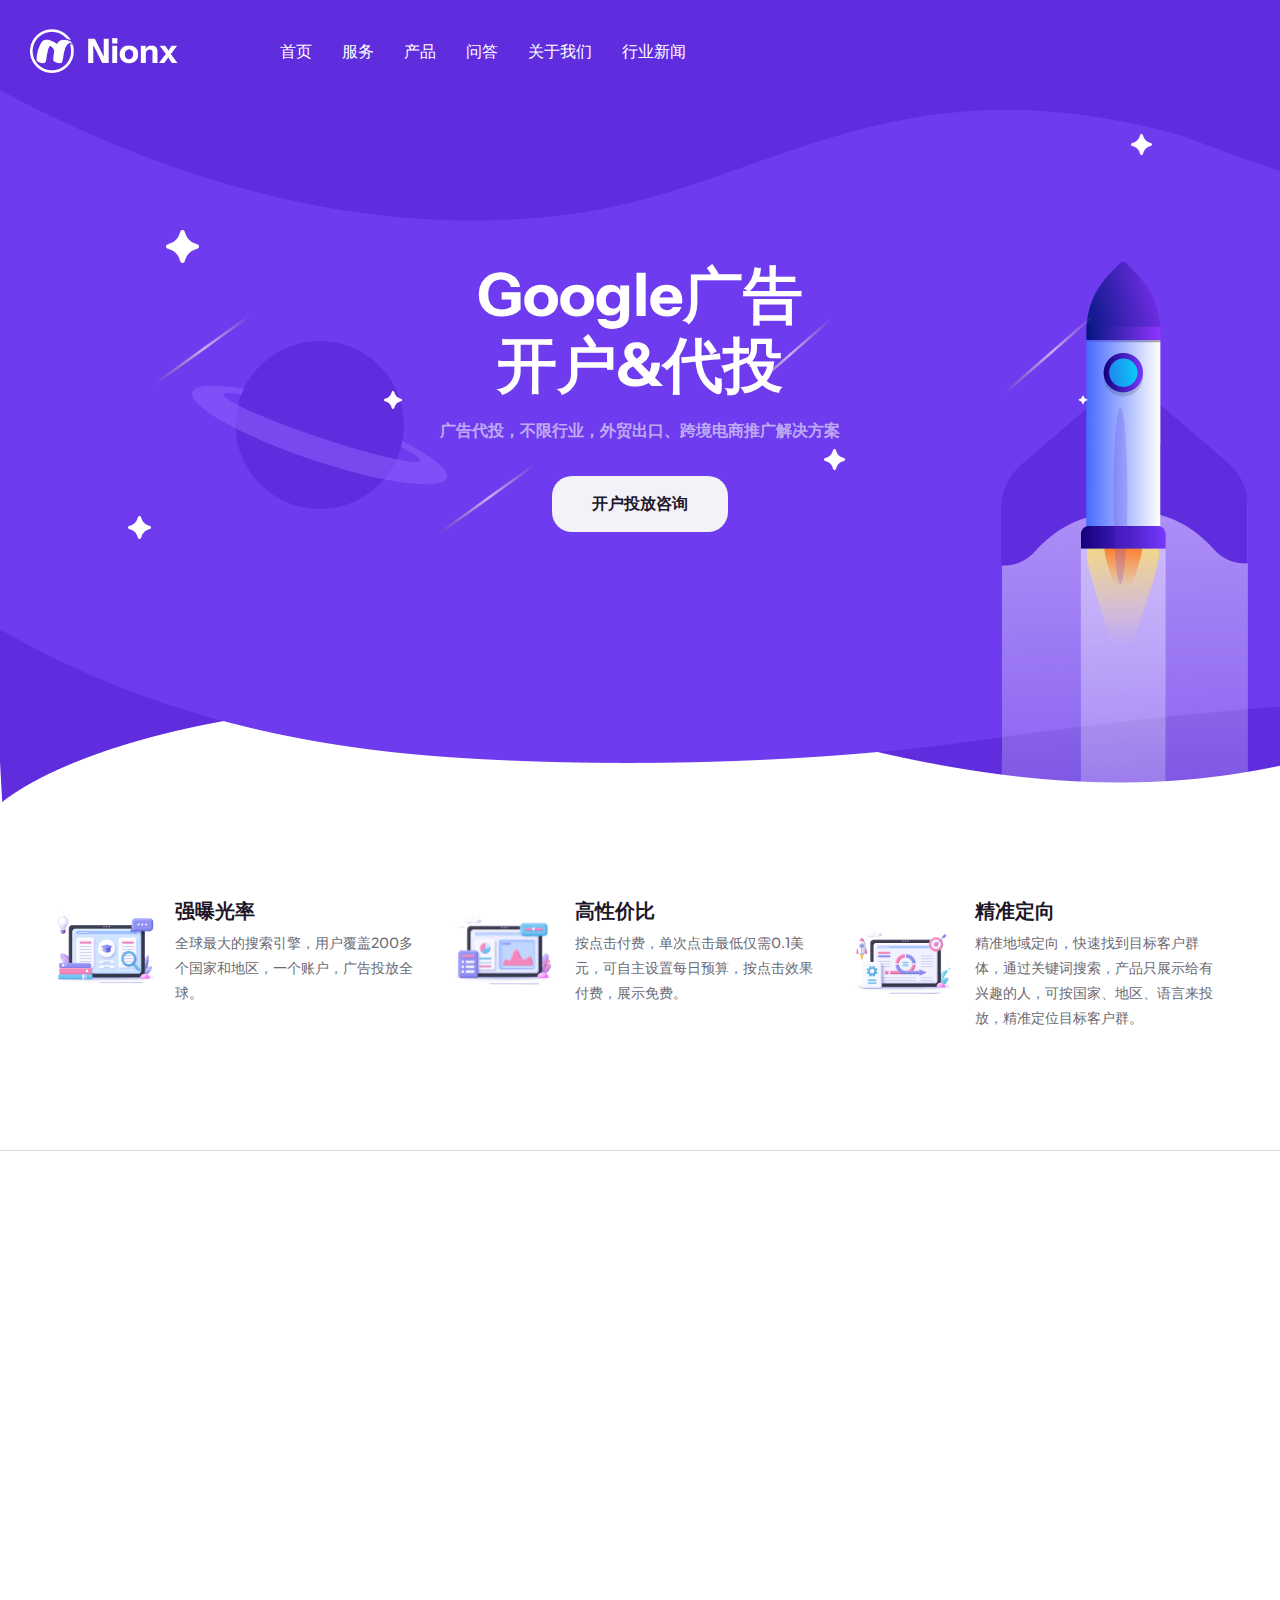
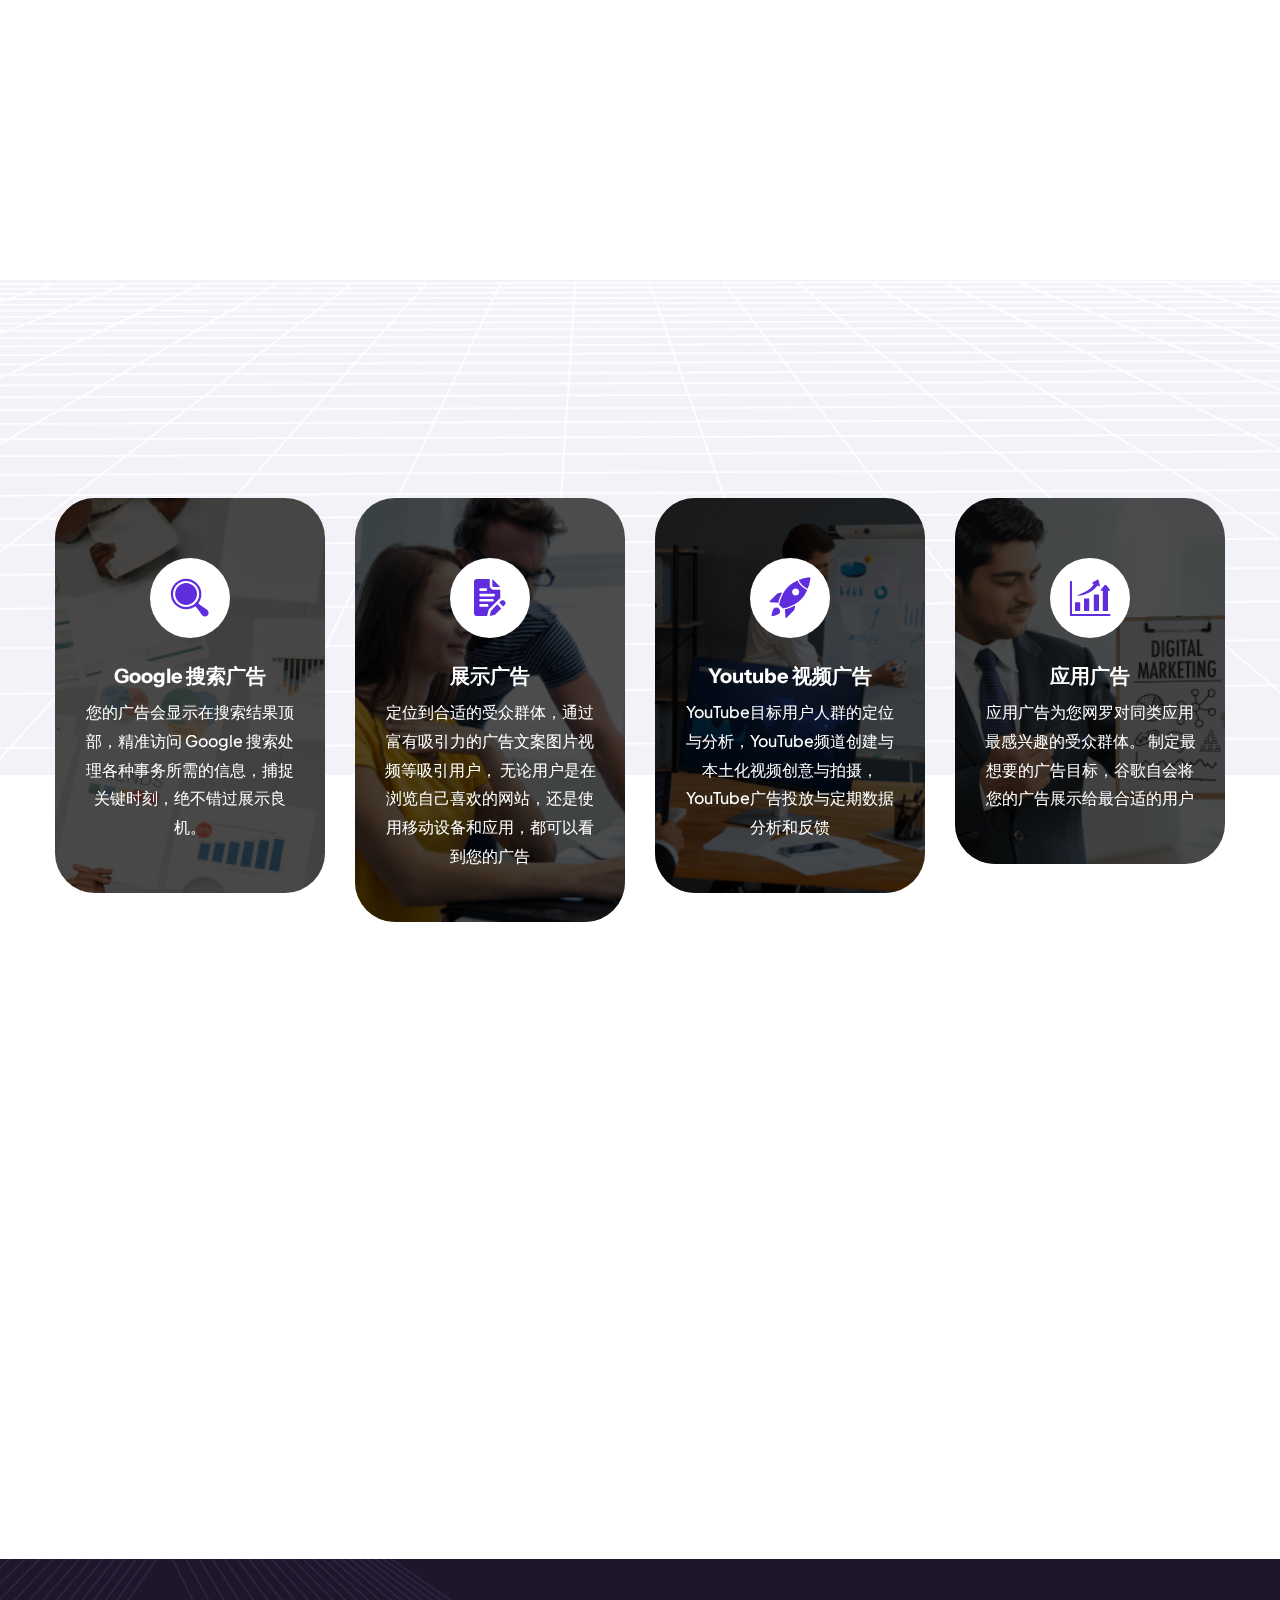
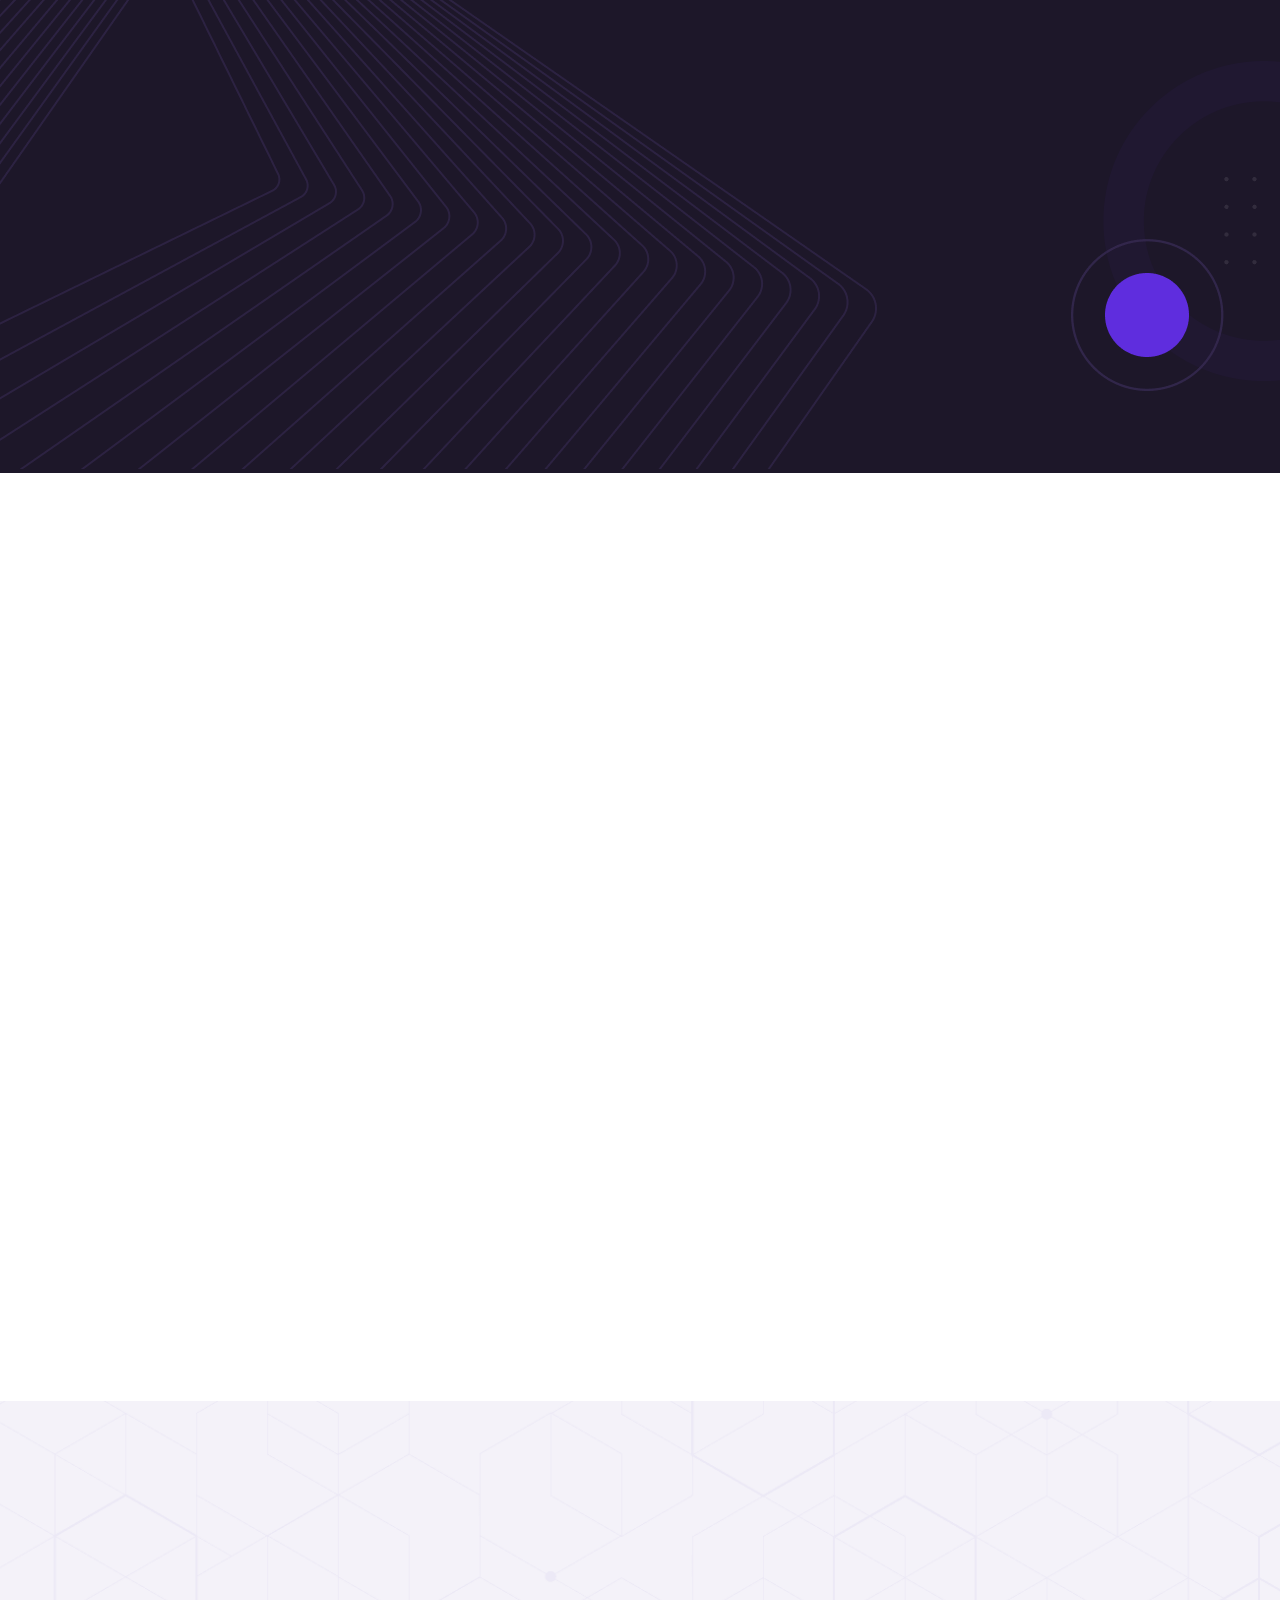
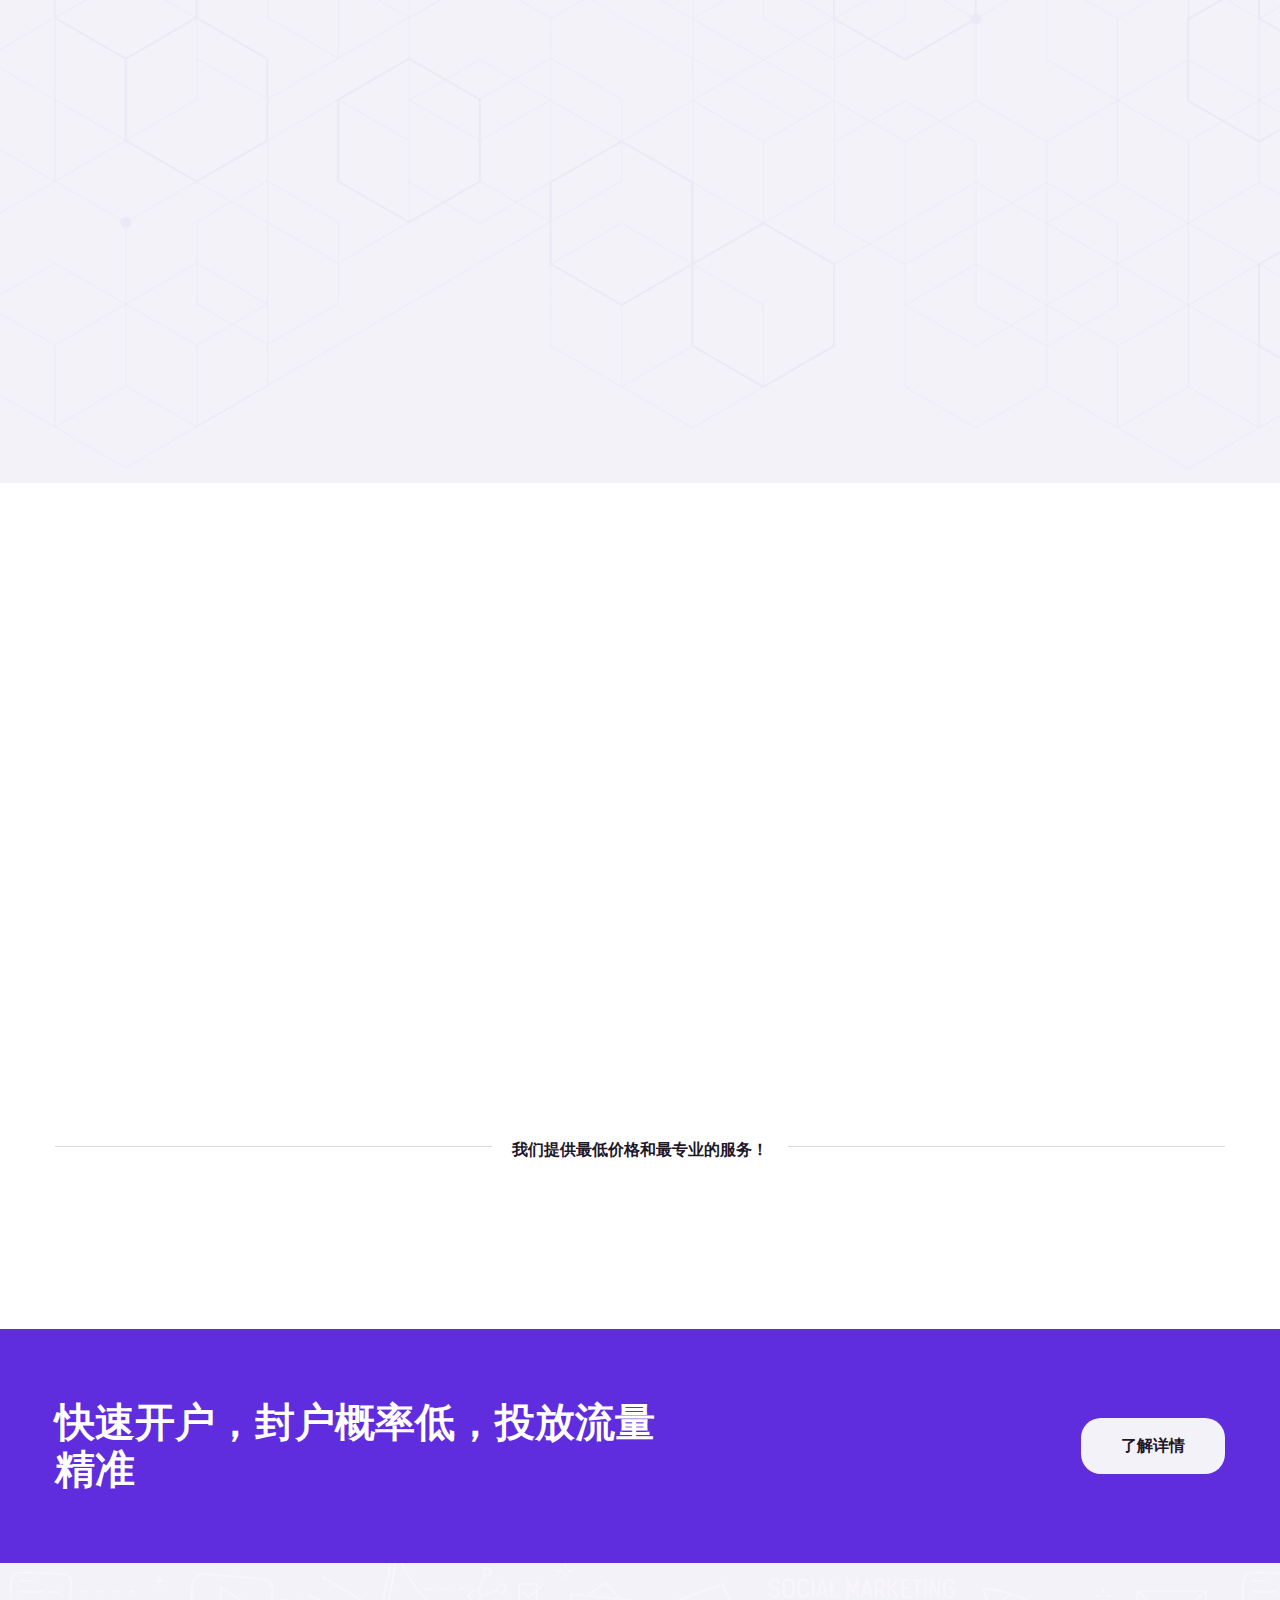
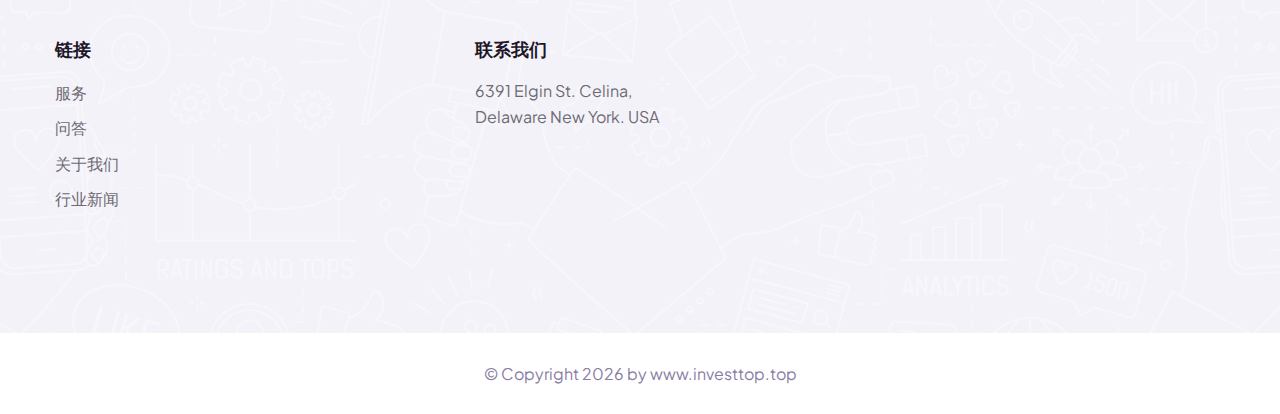
<file: index.html>
<!DOCTYPE html>
<html lang="en">

<head>
    <meta charset="UTF-8">
    <meta http-equiv="X-UA-Compatible" content="IE=edge">
    <meta name="viewport" content="width=device-width, initial-scale=1.0">
    <meta name="author" content="layerdrops">
    <meta name="description"
        content="Nionx is a modern and versatile SEO & Digital Marketing Figma template. It is specially designed for seo, social media marketing, digital marketing, search engine optimization, seo agency, marketing agency, advertising company, media agency and marketing agency business and websites.">
    <title>Nionx || SEO & Digital </title>
    <link rel="shortcut icon" href="assets/images/apple-touch-icon.png" type="image/x-icon">
    <link rel="apple-touch-icon" sizes="180x180" href="assets/images/apple-touch-icon.png">
    <link rel="manifest" href="/nionx-html/assets/images/favicons/site.webmanifest">
    <!-- fonts -->
    <link href="assets/css/css2.css" rel="stylesheet">
    <link rel="stylesheet" href="assets/css/bootstrap.min.css">
    <link rel="stylesheet" href="assets/css/bootstrap-select.min.css">
    <link rel="stylesheet" href="assets/css/animate.min.css">
    <link rel="stylesheet" href="assets/css/all.min.css">
    <link rel="stylesheet" href="assets/css/style.css">
    <link rel="stylesheet" href="assets/css/tiny-slider.css">
    <link rel="stylesheet" href="assets/css/owl.carousel.min.css">
    <link rel="stylesheet" href="assets/css/owl.theme.default.min.css">
    <link rel="stylesheet" href="assets/css/nionx.css">
	<!-- Google tag (gtag.js) -->
<script async src="https://www.googletagmanager.com/gtag/js?id=G-CHTDW9V05E"></script>
<script>
  window.dataLayer = window.dataLayer || [];
  function gtag(){dataLayer.push(arguments);}
  gtag('js', new Date());

  gtag('config', 'G-CHTDW9V05E');
</script>
</head>

<body class="custom-cursor">

    <!-- Custom Cursor -->
    <div class="custom-cursor__cursor"></div>
    <div class="custom-cursor__cursor-two"></div>


    <div class="page-wrapper">
        <header class="main-header main-header--three sticky-header-three sticky-header-three--normal">
            <div class="container-fluid">
                <div class="main-header__inner">
                    <div class="main-header__logo">
                        <a href="/">
                            <img src="assets/images/logo-light-2.png" alt="Nionx HTML" width="150">
                        </a>
                    </div><!-- /.main-header__logo -->

                    <nav class="main-header__nav main-menu">
                        <ul class="main-menu__list one-page-scroll-menu">
                            <li class="dropdown megamenu scrollToLink">
                                <a href="#home">首页</a>
                            </li>
                            <li class="scrollToLink"><a href="#services">服务</a></li>
                            <li class="scrollToLink"><a href="#pro">产品</a></li>
                            <li class="scrollToLink"><a href="#faq">问答</a></li>
                            <li class="scrollToLink"><a href="#about">关于我们</a></li>
                            <li class="scrollToLink"><a href="#new">行业新闻</a></li>
                        </ul>
                    </nav><!-- /.main-header__nav -->

                    <div class="main-header__right">
                        <a href="https://t.me/google_sudh" class="main-header__contact__btn nionx-btn">联系我们</a> 
                        <div class="mobile-nav__btn mobile-nav__toggler">
                            <span></span>
                            <span></span>
                            <span></span>
                        </div>
                    </div>
                </div><!-- /.main-header__inner -->
            </div><!-- /.container-fluid -->
        </header>

        <section id="home" class="hero-three">
            <div class="container">
                <div class="row">
                    <div class="col-12">
                        <div class="hero-three__content">
                            <h2 class="hero-three__content__title wow fadeInUp" data-wow-delay="1000ms">
                                Google广告 <br> 开户&代投
                            </h2><!-- /.hero-three__content__title -->
                            <p class="hero-three__content__text wow fadeInUp" data-wow-delay="1200ms">
                                广告代投，不限行业，外贸出口、跨境电商推广解决方案</p>
                            <div class="hero-three__content__btn wow fadeInLeft" data-wow-delay="1300ms">
                                <a href="https://t.me/google_sudh" class="nionx-btn">开户投放咨询</a>
                            </div>
                            <div class="hero-three__content__shape">
                                <img src="assets/images/hero-roket.png" alt="">
                            </div><!-- /.hero-three__content__shape -->
                        </div><!-- /.hero-three__content -->
                    </div><!-- /.col-12 -->
                </div><!-- /.row -->
            </div><!-- /.container -->
            <div class="hero-three__element">
                <div class="hero-three__element__image hero-three__element__image--one">
                    <img src="assets/images/star-1-9.png" alt="nionx">
                </div>
                <div class="hero-three__element__image hero-three__element__image--two">
                    <img src="assets/images/star-1-1.png" alt="nionx">
                </div>
                <div class="hero-three__element__image hero-three__element__image--three">
                    <img src="assets/images/star-1-2.png" alt="nionx">
                </div>
                <div class="hero-three__element__image hero-three__element__image--fore">
                    <img src="assets/images/star-1-3.png" alt="nionx">
                </div>
                <div class="hero-three__element__image hero-three__element__image--five">
                    <img src="assets/images/star-1-4.png" alt="nionx">
                </div>
                <div class="hero-three__element__image hero-three__element__image--six">
                    <img src="assets/images/star-1-4.png" alt="nionx">
                </div>
                <div class="hero-three__element__image hero-three__element__image--seven">
                    <img src="assets/images/star-1-6.png" alt="nionx">
                </div>
                <div class="hero-three__element__image hero-three__element__image--eight">
                    <img src="assets/images/star-1-7.png" alt="nionx">
                </div>
                <div class="hero-three__element__image hero-three__element__image--nine">
                    <img src="assets/images/star-1-8.png" alt="nionx">
                </div>
            </div><!-- / -->
            <div class="hero-three__shape">
                <img src="assets/images/home-shape-4.png" alt="">
            </div><!-- /.hero-three__shape -->
            <div class="hero-three__bg-shape" style="background-image: url(assets/images/home-3-shape.png);"></div>
            <!-- /.hero-three__shape -->
        </section>
        <!-- main-slider-end -->
        <section class="feature-one">
            <div class="container">
                <div class="row">
                    <div class="col-lg-4 col-md-6">
                        <div class="feature-one__item wow fadeInUp" data-wow-duration="1000ms">
                            <div class="feature-one__item__thumb">
                                <img src="assets/images/feature-1-1.png" alt="feature-one__item__thumb">
                            </div><!-- /.feature-one__item__thumb -->
                            <div class="feature-one__item__content">
                                <h4 class="feature-one__item__title">强曝光率
                                </h4><!-- /.feature-one__item__title -->
                                <p class="feature-one__item__text">全球最大的搜索引擎，用户覆盖200多个国家和地区，一个账户，广告投放全球。</p>
                                <!-- /.feature-one__item__text -->
                            </div><!-- /.feature-one__item__content -->
                        </div><!-- /.feature-one__item -->
                    </div><!-- /.col-lg-4 col-md-6 -->

                    <div class="col-lg-4 col-md-6">
                        <div class="feature-one__item wow fadeInUp" data-wow-duration="1500ms">
                            <div class="feature-one__item__thumb">
                                <img src="assets/images/feature-1-2.png" alt="feature-one__item__thumb">
                            </div><!-- /.feature-one__item__thumb -->
                            <div class="feature-one__item__content">
                                <h4 class="feature-one__item__title">高性价比
                                </h4><!-- /.feature-one__item__title -->
                                <p class="feature-one__item__text">按点击付费，单次点击最低仅需0.1美元，可自主设置每日预算，按点击效果付费，展示免费。</p>
                                <!-- /.feature-one__item__text -->
                            </div><!-- /.feature-one__item__content -->
                        </div><!-- /.feature-one__item -->
                    </div><!-- /.col-lg-4 col-md-6 -->

                    <div class="col-lg-4 col-md-6">
                        <div class="feature-one__item wow fadeInUp" data-wow-duration="2000ms">
                            <div class="feature-one__item__thumb">
                                <img src="assets/images/feature-1-3.png" alt="feature-one__item__thumb">
                            </div><!-- /.feature-one__item__thumb -->
                            <div class="feature-one__item__content">
                                <h4 class="feature-one__item__title">精准定向</h4>
                                <!-- /.feature-one__item__title -->
                                <p class="feature-one__item__text">
                                    精准地域定向，快速找到目标客户群体，通过关键词搜索，产品只展示给有兴趣的人，可按国家、地区、语言来投放，精准定位目标客户群。</p>
                                <!-- /.feature-one__item__text -->
                            </div><!-- /.feature-one__item__content -->
                        </div><!-- /.feature-one__item -->
                    </div><!-- /.col-lg-4 col-md-6 -->

                </div><!-- /.row -->
            </div><!-- /.container -->
        </section><!-- /.feature-one -->

        <section class="about-us-three">
            <div class="container">
                <div class="row align-items-center">
                    <div class="col-lg-6">
                        <div class="about-us-three__content">
                            <div class="about-us-three__top">
                                <div class="sec-title text-start wow fadeInUp" data-wow-duration='1500ms'
                                    data-wow-delay='200ms'>
                                    <h6 class="sec-title__tagline">关于我们</h6><!-- /.sec-title__tagline -->
                                    <h3 class="sec-title__title">帮助企业以更强的竞争力拓展全球，实现业务的长远发展与持续增长</h3>
                                    <!-- /.sec-title__title -->
                                </div><!-- /.sec-title -->
                            </div><!-- /.about-us-three__top -->
                            <p class="about-us-three__top__text  wow fadeInUp" data-wow-duration="1500ms">
                                为出海企业找准市场定位，建立自主品牌，进行精准的内容创建、广告投放和在线推广</p><!-- /.about-us-three__top__text -->
                            <ul class="about-us-three__list list-unstyled  wow fadeInUp" data-wow-duration="1500ms">
                                <li class="about-us-three__list__item">Google服务 </li>
                                <li class="about-us-three__list__item">独立站制作</li>
                            </ul>
                            <a href="https://t.me/google_sudh" class="about-us-three__btn nionx-btn nionx-btn--black  wow fadeInUp"
                                data-wow-duration="1500ms">了解更多</a>
                        </div><!-- /.about-three__content -->
                    </div><!-- /.col-lg-6 -->
                    <div class="col-lg-6">
                        <div class="about-us-three__thumb  wow fadeInUp" data-wow-duration="2000ms">
                            <img src="assets/images/about-2-2.jpg" alt="about-us-three__thumb">
                            <div class="about-us-three__thumb__award">
                                <div class="about-us-three__thumb__award__inner">
                                    <img src="assets/images/about-aword-2.png"
                                        alt="about-us-three__thumb__award__inner">
                                    <p class="about-us-three__thumb__award__text">高效 <br> 高质量</p>
                                </div><!-- /.about-three__left__aword__inner -->
                            </div><!-- /.about-us-three__thumb__award -->
                        </div><!-- /.about-us-three__thumb -->
                    </div><!-- /.col-lg-6 -->
                </div><!-- /.row -->
            </div><!-- /.container -->
        </section><!-- /.about-three -->

        <section id="pro" class="service-three">
            <div class="service-three__bg" style="background-image: url(assets/images/service-bg-about-1-1.jpg);"></div>
            <!-- /.service-three__bg -->
            <div class="container">
                <div class="sec-title text-center wow fadeInUp" data-wow-duration='1500ms' data-wow-delay='200ms'>
                    <h3 class="sec-title__title">Google Ads 四大渠道</h3>
                    <!-- /.sec-title__title -->
                </div><!-- /.sec-title -->

                <div class="service-three__carousel nionx-owl__carousel nionx-owl__carousel--with-shadow nionx-owl__carousel--basic-nav owl-carousel"
                    data-owl-options='{
				"items": 1,
				"margin": 0,
				"loop": false,
				"smartSpeed": 700,
				"nav": true,
				"navText": ["<span class=\"fa fa-angle-left\"></span>","<span class=\"fa fa-angle-right\"></span>"],
				"dots": false,
				"autoplay": false,
				"responsive": {
					"0": {
						"items": 1
					},
					"576": {
						"items": 2,
						"margin": 30
					},
					"992": {
						"items": 3,
						"margin": 30
					},
					"1200": {
						"items": 4,
						"margin": 30
					}
				}
			}'>

                    <div class="item">
                        <div class="service-three__item">
                            <div class="service-three__item__bg"
                                style="background-image: url(assets/images/service-bg-1.png);"></div>
                            <div class="service-three__item__icon">
                                <i class="icon-search-1-1"></i>
                            </div>
                            <div class="service-three__item__content">
                                <h3 class="service-three__item__content__title">Google 搜索广告</h3>
                                <p class="service-three__item__content__text">您的广告会显示在搜索结果顶部，精准访问 Google
                                    搜索处理各种事务所需的信息，捕捉关键时刻，绝不错过展示良机。</p>
                            </div>
                        </div>
                    </div>

                    <div class="item">
                        <div class="service-three__item">
                            <div class="service-three__item__bg"
                                style="background-image: url(assets/images/service-details-p-1.png);"></div>
                            <div class="service-three__item__icon">
                                <i class="icon-content-writing-1"></i>
                            </div>
                            <div class="service-three__item__content">
                                <h3 class="service-three__item__content__title">展示广告</h3>
                                <p class="service-three__item__content__text">定位到合适的受众群体，通过富有吸引力的广告文案图片视频等吸引用户，
                                    无论用户是在浏览自己喜欢的网站，还是使用移动设备和应用，都可以看到您的广告</p>
                                <!-- /.service-three__item__content__text -->
                            </div>
                        </div>
                    </div>

                    <div class="item">
                        <div class="service-three__item">
                            <div class="service-three__item__bg"
                                style="background-image: url(assets/images/service-bg-3.png);"></div>
                            <div class="service-three__item__icon">
                                <i class="icon-start-up-1"></i>
                            </div>
                            <div class="service-three__item__content">
                                <h3 class="service-three__item__content__title">Youtube
                                        视频广告</h3>
                                <p class="service-three__item__content__text">
                                    YouTube目标用户人群的定位与分析，YouTube频道创建与本土化视频创意与拍摄，YouTube广告投放与定期数据分析和反馈</p>
                                <!-- /.service-three__item__content__text -->
                            </div>
                        </div>
                    </div>

                    <div class="item">
                        <div class="service-three__item">
                            <div class="service-three__item__bg"
                                style="background-image: url(assets/images/service-bg-4.png);"></div>
                            <div class="service-three__item__icon">
                                <i class="icon-trend-1"></i>
                            </div>
                            <div class="service-three__item__content">
                                <h3 class="service-three__item__content__title">应用广告</h3>
                                <p class="service-three__item__content__text">应用广告为您网罗对同类应用最感兴趣的受众群体。
                                    制定最想要的广告目标，谷歌自会将您的广告展示给最合适的用户</p>
                            </div>
                        </div>
                    </div>

                </div>
            </div>
        </section>

        <section id="services" class="why-choose-fore">
            <div class="container">
                <div class="row">
                    <div class="col-lg-6">
                        <div class="why-choose-fore__content">
                            <div class="sec-title text-left wow fadeInUp" data-wow-duration='1500ms'
                                data-wow-delay='200ms'>
                                <h6 class="sec-title__tagline">专精特殊行业 </h6><!-- /.sec-title__tagline -->
                                <h3 class="sec-title__title">一站式专业的服务内容</h3>
                                <!-- /.sec-title__title -->
                            </div><!-- /.sec-title -->
                            <p class="why-choose-fore__content__text  wow fadeInUp" data-wow-duration="1500ms">
                                我们提供（落地页制作，创意素材制作 ，精准广告投放，成效分析建议，行业数据洞察 ）等服务</p>
                            <!-- /.why-choose-fore__content__text -->

                            <div class="why-choose-fore__item">
                                <div class="why-choose-fore__reature  wow fadeInUp" data-wow-duration="1500ms">
                                    <div class="why-choose-fore__reature__icon">
                                        <i class="icon-magnifying-glass-1"></i>
                                    </div><!-- /.why-choose-fore__reature__item -->
                                    <div class="why-choose-fore__reature__content">
                                        <h5 class="why-choose-fore__reature__title">产品</h5>
                                        <p class="why-choose-fore__reature__text">工具、游戏、金融、虚拟货币、交易、投资类</p>
                                        <!-- /.why-choose-fore__reature__text -->
                                    </div><!-- /.why-choose-fore__reature__content -->
                                </div><!-- /.why-choose-fore__reature -->
                            </div><!-- /.why-choose-fore__top__content -->
                            <a href="https://t.me/google_sudh" class="why-choose-fore__content__btn nionx-btn nionx-btn--base  wow fadeInUp"
                                data-wow-duration="1500ms">了解更多</a>
                        </div><!-- /.why-choose-fore__content -->
                    </div><!-- /.col-lg-6 -->
                    <div class="col-lg-6">
                        <div class="why-choose-fore__right  wow fadeInUp" data-wow-duration="1500ms">
                            <div class="why-choose-fore__image">
                                <div class="why-choose-fore__image__item">
                                    <img style="max-width: 330px;" src="assets/images/image.png"
                                        alt="why-choose-fore__image__item">
                                </div><!-- /.why-choose-fore__image__item -->
                            </div><!-- /.why-choose-fore__image -->
                            <div class="why-choose-fore__image--two">
                                <div class="why-choose-fore__image__item">
                                    <svg xmlns="http://www.w3.org/2000/svg" id="yt-logo-updated-svg_yt1"
                                        class="external-icon" viewBox="0 0 90 20" focusable="false"
                                        style="pointer-events: none; display: inherit; width: 100%; height: 100%;">

                                        <g>
                                            <path
                                                d="M27.9727 3.12324C27.6435 1.89323 26.6768 0.926623 25.4468 0.597366C23.2197 2.24288e-07 14.285 0 14.285 0C14.285 0 5.35042 2.24288e-07 3.12323 0.597366C1.89323 0.926623 0.926623 1.89323 0.597366 3.12324C2.24288e-07 5.35042 0 10 0 10C0 10 2.24288e-07 14.6496 0.597366 16.8768C0.926623 18.1068 1.89323 19.0734 3.12323 19.4026C5.35042 20 14.285 20 14.285 20C14.285 20 23.2197 20 25.4468 19.4026C26.6768 19.0734 27.6435 18.1068 27.9727 16.8768C28.5701 14.6496 28.5701 10 28.5701 10C28.5701 10 28.5677 5.35042 27.9727 3.12324Z"
                                                fill="#FF0000"></path>
                                            <path d="M11.4253 14.2854L18.8477 10.0004L11.4253 5.71533V14.2854Z"
                                                fill="white"></path>
                                        </g>
                                        <g>
                                            <g id="youtube-paths_yt1">
                                                <path
                                                    d="M34.6024 13.0036L31.3945 1.41846H34.1932L35.3174 6.6701C35.6043 7.96361 35.8136 9.06662 35.95 9.97913H36.0323C36.1264 9.32532 36.3381 8.22937 36.665 6.68892L37.8291 1.41846H40.6278L37.3799 13.0036V18.561H34.6001V13.0036H34.6024Z">
                                                </path>
                                                <path
                                                    d="M41.4697 18.1937C40.9053 17.8127 40.5031 17.22 40.2632 16.4157C40.0257 15.6114 39.9058 14.5437 39.9058 13.2078V11.3898C39.9058 10.0422 40.0422 8.95805 40.315 8.14196C40.5878 7.32588 41.0135 6.72851 41.592 6.35457C42.1706 5.98063 42.9302 5.79248 43.871 5.79248C44.7976 5.79248 45.5384 5.98298 46.0981 6.36398C46.6555 6.74497 47.0647 7.34234 47.3234 8.15137C47.5821 8.96275 47.7115 10.0422 47.7115 11.3898V13.2078C47.7115 14.5437 47.5845 15.6161 47.3329 16.4251C47.0812 17.2365 46.672 17.8292 46.1075 18.2031C45.5431 18.5771 44.7764 18.7652 43.8098 18.7652C42.8126 18.7675 42.0342 18.5747 41.4697 18.1937ZM44.6353 16.2323C44.7905 15.8231 44.8705 15.1575 44.8705 14.2309V10.3292C44.8705 9.43077 44.7929 8.77225 44.6353 8.35833C44.4777 7.94206 44.2026 7.7351 43.8074 7.7351C43.4265 7.7351 43.156 7.94206 43.0008 8.35833C42.8432 8.77461 42.7656 9.43077 42.7656 10.3292V14.2309C42.7656 15.1575 42.8408 15.8254 42.9914 16.2323C43.1419 16.6415 43.4123 16.8461 43.8074 16.8461C44.2026 16.8461 44.4777 16.6415 44.6353 16.2323Z">
                                                </path>
                                                <path
                                                    d="M56.8154 18.5634H54.6094L54.3648 17.03H54.3037C53.7039 18.1871 52.8055 18.7656 51.6061 18.7656C50.7759 18.7656 50.1621 18.4928 49.767 17.9496C49.3719 17.4039 49.1743 16.5526 49.1743 15.3955V6.03751H51.9942V15.2308C51.9942 15.7906 52.0553 16.188 52.1776 16.4256C52.2999 16.6631 52.5045 16.783 52.7914 16.783C53.036 16.783 53.2712 16.7078 53.497 16.5573C53.7228 16.4067 53.8874 16.2162 53.9979 15.9858V6.03516H56.8154V18.5634Z">
                                                </path>
                                                <path
                                                    d="M64.4755 3.68758H61.6768V18.5629H58.9181V3.68758H56.1194V1.42041H64.4755V3.68758Z">
                                                </path>
                                                <path
                                                    d="M71.2768 18.5634H69.0708L68.8262 17.03H68.7651C68.1654 18.1871 67.267 18.7656 66.0675 18.7656C65.2373 18.7656 64.6235 18.4928 64.2284 17.9496C63.8333 17.4039 63.6357 16.5526 63.6357 15.3955V6.03751H66.4556V15.2308C66.4556 15.7906 66.5167 16.188 66.639 16.4256C66.7613 16.6631 66.9659 16.783 67.2529 16.783C67.4974 16.783 67.7326 16.7078 67.9584 16.5573C68.1842 16.4067 68.3488 16.2162 68.4593 15.9858V6.03516H71.2768V18.5634Z">
                                                </path>
                                                <path
                                                    d="M80.609 8.0387C80.4373 7.24849 80.1621 6.67699 79.7812 6.32186C79.4002 5.96674 78.8757 5.79035 78.2078 5.79035C77.6904 5.79035 77.2059 5.93616 76.7567 6.23014C76.3075 6.52412 75.9594 6.90747 75.7148 7.38489H75.6937V0.785645H72.9773V18.5608H75.3056L75.5925 17.3755H75.6537C75.8724 17.7988 76.1993 18.1304 76.6344 18.3774C77.0695 18.622 77.554 18.7443 78.0855 18.7443C79.038 18.7443 79.7412 18.3045 80.1904 17.4272C80.6396 16.5476 80.8653 15.1765 80.8653 13.3092V11.3266C80.8653 9.92722 80.7783 8.82892 80.609 8.0387ZM78.0243 13.1492C78.0243 14.0617 77.9867 14.7767 77.9114 15.2941C77.8362 15.8115 77.7115 16.1808 77.5328 16.3971C77.3564 16.6158 77.1165 16.724 76.8178 16.724C76.585 16.724 76.371 16.6699 76.1734 16.5594C75.9759 16.4512 75.816 16.2866 75.6937 16.0702V8.96062C75.7877 8.6196 75.9524 8.34209 76.1852 8.12337C76.4157 7.90465 76.6697 7.79646 76.9401 7.79646C77.2271 7.79646 77.4481 7.90935 77.6034 8.13278C77.7609 8.35855 77.8691 8.73485 77.9303 9.26636C77.9914 9.79787 78.022 10.5528 78.022 11.5335V13.1492H78.0243Z">
                                                </path>
                                                <path
                                                    d="M84.8657 13.8712C84.8657 14.6755 84.8892 15.2776 84.9363 15.6798C84.9833 16.0819 85.0821 16.3736 85.2326 16.5594C85.3831 16.7428 85.6136 16.8345 85.9264 16.8345C86.3474 16.8345 86.639 16.6699 86.7942 16.343C86.9518 16.0161 87.0365 15.4705 87.0506 14.7085L89.4824 14.8519C89.4965 14.9601 89.5035 15.1106 89.5035 15.3011C89.5035 16.4582 89.186 17.3237 88.5534 17.8952C87.9208 18.4667 87.0247 18.7536 85.8676 18.7536C84.4777 18.7536 83.504 18.3185 82.9466 17.446C82.3869 16.5735 82.1094 15.2259 82.1094 13.4008V11.2136C82.1094 9.33452 82.3987 7.96105 82.9772 7.09558C83.5558 6.2301 84.5459 5.79736 85.9499 5.79736C86.9165 5.79736 87.6597 5.97375 88.1771 6.32888C88.6945 6.684 89.059 7.23433 89.2707 7.98457C89.4824 8.7348 89.5882 9.76961 89.5882 11.0913V13.2362H84.8657V13.8712ZM85.2232 7.96811C85.0797 8.14449 84.9857 8.43377 84.9363 8.83593C84.8892 9.2381 84.8657 9.84722 84.8657 10.6657V11.5641H86.9283V10.6657C86.9283 9.86133 86.9001 9.25221 86.846 8.83593C86.7919 8.41966 86.6931 8.12803 86.5496 7.95635C86.4062 7.78702 86.1851 7.7 85.8864 7.7C85.5854 7.70235 85.3643 7.79172 85.2232 7.96811Z">
                                                </path>
                                            </g>
                                        </g>

                                    </svg>
                                </div><!-- /.why-choose-fore__image__item -->
                                <div class="why-choose-fore__image__item">
                                    <img style="max-width: 150px;" src="assets/images/sdhu.png"
                                        alt="why-choose-fore__image__item">
                                </div><!-- /.why-choose-fore__image__item -->
                            </div><!-- /.why-choose-fore__image--two -->
                        </div><!-- /.why-choose-fore__right -->
                    </div><!-- /.col-lg-6 -->
                </div><!-- /.roe -->
            </div><!-- /.container -->
        </section><!-- /.why-choose-fore -->



        <section class="funfact-three">
            <div class="container">
                <div class="row">
                    <div class="col-lg-4 col-md-4 col-sm-6">
                        <div class="funfact-three__item count-box  wow fadeInUp" data-wow-duration="1000ms">
                            <div class="funfact-three__item__thumb">
                                <img src="assets/images/funfact-3-1.png" alt="funfact-three__item__thumb">
                            </div>
                            <h2 class="funfact-three__item__count">
                                <span class="funfact-three__item__count__item count-text" data-stop="140"
                                    data-speed="1500">800</span>
                                <span>+</span>
                            </h2>
                            <p class="funfact-three__item__text">服务过的客户累积突破800位 </p>
                        </div>
                    </div>

                    <div class="col-lg-4 col-md-4 col-sm-6">
                        <div class="funfact-three__item count-box wow fadeInUp" data-wow-duration="1500ms">
                            <div class="funfact-three__item__thumb">
                                <img src="assets/images/funfact-3-2.png" alt="funfact-three__item__thumb">
                            </div>
                            <h2 class="funfact-three__item__count">
                                <span class="funfact-three__item__count__item count-text" data-stop="87"
                                    data-speed="1500">2</span>
                                <span>W+</span>
                            </h2>
                            <p class="funfact-three__item__text">赋能2W+蓝海市场 </p>
                        </div>
                    </div>

                    <div class="col-lg-4 col-md-4 col-sm-6">
                        <div class="funfact-three__item count-box wow fadeInUp" data-wow-duration="2000ms">
                            <div class="funfact-three__item__thumb">
                                <img src="assets/images/funfact-3-4.png" alt="funfact-three__item__thumb">
                            </div>
                            <h2 class="funfact-three__item__count">
                                <span class="funfact-three__item__count__item count-text" data-stop="140"
                                    data-speed="1500">30</span>
                                <span>亿+</span>
                            </h2>
                            <p class="funfact-three__item__text">辐射30亿+海外用户 </p>
                        </div>
                    </div>

                </div>
            </div>

            <div class="funfact-three__element">
                <img src="assets/images/fun-shape-1-1.png" alt="">
            </div>
            <div class="funfact-three__cercle">
                <img src="assets/images/fun-shape-1-2.png" alt="">
            </div>
        </section>

        <section id="faq" class="faq-two">
            <div class="container">
                <div class="row">
                    <div class="col-12">
                        <div class="sec-title text-center wow fadeInUp" data-wow-duration='1500ms'
                            data-wow-delay='200ms'>
                            <h6 class="sec-title__tagline">We’re Experienced</h6><!-- /.sec-title__tagline -->
                            <h3 class="sec-title__title">为什么选择我们?</h3>
                            <!-- /.sec-title__title -->
                        </div><!-- /.sec-title -->
                    </div><!-- /.col-12 -->
                </div><!-- /.row -->
                <div class="row">
                    <div class="col-lg-6">
                        <div class="faq-two__item  wow fadeInUp" data-wow-duration="1500ms">
                            <div class="faq-two__item__img">
                                <img src="assets/images/faq-2-1.png" alt="nionx image">
                            </div><!-- /.faq-two__item__img -->
                        </div><!-- /.faq-two__item -->
                    </div><!-- /.col-lg-6 -->
                    <div class="col-lg-6">
                        <div class="faq-two__item  wow fadeInUp" data-wow-duration="1500ms">
                            <div class="faq-page__accordion nionx-accrodion" data-grp-name="nionx-accrodion">
                                <div class="accrodion">
                                    <div class="accrodion-title">
                                        <h4 class="accrodion-title__text">广告代运营<span
                                                class="accrodion-title__icon"></span></h4>
                                    </div><!-- /.accordian-title -->
                                    <div class="accrodion-content">
                                        <div class="inner">
                                            <p class="inner__text">
                                                我们为您提供全面的广告代运营服务。我们将根据您的需求和目标定制广告策略，并通过不断优化和监测广告效果，确保您的广告获得最佳的曝光和转化效果。
                                            </p>
                                        </div><!-- /.accordian-content -->
                                    </div>
                                </div><!-- /.accordian-item -->
                                <div class="accrodion active">
                                    <div class="accrodion-title">
                                        <h4 class="accrodion-title__text">全球资源整合<span
                                                class="accrodion-title__icon"></span> </h4>
                                    </div><!-- /.accordian-title -->
                                    <div class="accrodion-content">
                                        <div class="inner">
                                            <p class="inner__text">
                                                我们与全球各大主流媒体平台建立了紧密的合作关系，能够为您提供跨平台广告投放服务。无论是Google、Facebook等平台，我们都能够帮助您实现全球范围内的品牌推广。
                                            </p>
                                        </div><!-- /.accordian-content -->
                                    </div>
                                </div><!-- /.accordian-item -->
                                <div class="accrodion">
                                    <div class="accrodion-title">
                                        <h4 class="accrodion-title__text">数据分析与优化<span
                                                class="accrodion-title__icon"></span></h4>
                                    </div><!-- /.accordian-title -->
                                    <div class="accrodion-content">
                                        <div class="inner">
                                            <p class="inner__text">
                                                我们注重数据分析，并利用先进的分析工具和技术，为您提供深入的广告效果报告和数据分析。我们将根据数据结果进行优化，以提高您的广告投放效果和ROI。
                                            </p>
                                        </div><!-- /.accordian-content -->
                                    </div>
                                </div><!-- /.accordian-item -->
                                <div class="accrodion">
                                    <div class="accrodion-title">
                                        <h4 class="accrodion-title__text"> 别人投不了的我们可以投<span
                                                class="accrodion-title__icon"></span></h4>
                                    </div><!-- /.accordian-title -->
                                    <div class="accrodion-content">
                                        <div class="inner">
                                            <p class="inner__text">别人可以投的我们可以帮您节约30%的广告费用</p>
                                        </div><!-- /.accordian-content -->
                                    </div>
                                </div><!-- /.accordian-item -->
                            </div>
                        </div><!-- /.faq-two__item -->
                    </div><!-- /.col-lg-6 -->
                </div><!-- /.row -->
            </div><!-- /.container -->
        </section><!-- /.faq-two -->


        <section id="about" class="contact-three">
            <div class="contact-three__bg" style="background-image: url(assets/images/contact-bg-shape1.png);"></div>
            <!-- /.contact-three__bg -->
            <div class="container">
                <div class="row">
                    <div class="col-lg-6">
                        <div class="contact-three__image wow fadeInLeft" data-wow-duration="1500ms">
                            <img src="assets/images/contact-1-1.png" alt="contact-three__image">
                        </div><!-- /.contact-three__image -->
                    </div><!-- /.col-lg-6 -->
                    <div class="col-lg-6">
                        <div class="contact-three__top">
                            <div class="sec-title text-start wow fadeInUp" data-wow-duration='1500ms'
                                data-wow-delay='200ms'>
                                <h3 class="sec-title__title">关于我们</h3><!-- /.sec-title__title -->
                                <p style="margin: 20px 0;" class="">
                                    我们公司拥有专业的广告投放团队、SEO优化专家和设计师，涵盖所有领域。我们的团队提供全天候24小时服务，包括开设账户、代理投放、设计着陆页等一揽子服务，帮助您降低营销成本，快速促进业务增长。
                                </p><!-- /.sec-title__tagline -->

                                <a href="https://t.me/google_sudh" class="why-choose-fore__content__btn nionx-btn nionx-btn--base  wow fadeInUp"
                                    data-wow-duration="1500ms">了解更多</a>
                            </div><!-- /.sec-title -->
                        </div><!-- /.contact-three__form -->

                    </div><!-- /.col-lg-6 -->
                </div><!-- /.row -->
            </div><!-- /.container -->
        </section><!-- /.contact-three -->

        <section id="new" class="blog-two">
            <div class="container">
                <div class="row">
                    <div class="col-12">
                        <div class="sec-title text-center wow fadeInUp" data-wow-duration='1500ms'
                            data-wow-delay='200ms'>
                            <h6 class="sec-title__tagline">NEWS</h6><!-- /.sec-title__tagline -->
                            <h3 class="sec-title__title">行业新闻</h3>
                            <!-- /.sec-title__title -->
                        </div><!-- /.sec-title -->
                    </div><!-- /.col-12 -->
                </div><!-- /.row -->
                <div class="row">
                    <div class="col-md-6">
                        <div class="blog-card-three  wow fadeInUp" data-wow-delay='300ms'>
                            <div class="blog-card-three__thumb">
                                <img src="assets/images/blog-1-1.png"
                                    alt="10 Simple Practices that Will Help You Get 1% Better Every Day">
                                <a href="blog-details-right.html" class="blog-card-three__thumb__link"></a>
                            </div>
                            <div class="blog-card-three__content">
                                <div class="blog-card-three__meta">
                                    <div class="blog-card-three__date"><span
                                            class="blog-card-three__date__day">4月</span>30号</div>
                                </div>
                                <h3 class="blog-card-three__title"><a
                                        href="blog-details-right.html">Google
                                        Ads与GMC封禁原因及详细申诉流程和申诉注意事项</a></h3>
              
                                <div class="blog-card-three__content__btn">
                                    <a href="blog-details-right.html"
                                        class="blog-card-three__content__btn__link">点击阅读<i
                                            class="icon-right-arrow"></i></a>
                                </div>
                            </div>
                        </div>
                    </div>


                    <div class="col-md-6">
                        <div class="blog-card-three  wow fadeInUp" data-wow-delay='300ms'>
                            <div class="blog-card-three__thumb">
                                <img src="assets/images/blog-1-2.png"
                                    alt="10 Simple Practices that Will Help You Get 1% Better Every Day">
                                <a href="blog-details-right2.html" class="blog-card-three__thumb__link"></a>
                            </div>

                            <div class="blog-card-three__content">
                                <div class="blog-card-three__meta">
                                    <div class="blog-card-three__date"><span
                                            class="blog-card-three__date__day">3月</span>23号</div>
                                </div>
                                <h3 class="blog-card-three__title"><a
                                        href="blog-details-right2.html">新手Google广告账户开户+实操投放全流程</a>
                                </h3>

                                <div class="blog-card-three__content__btn">
                                    <a href="blog-details-right2.html" class="blog-card-three__content__btn__link">点击阅读<i class="icon-right-arrow"></i></a>
                                </div>
                            </div>

                        </div><!-- /.blog-card-three -->
                    </div><!-- /.col-md-6 -->
                </div><!-- /.row -->
            </div><!-- /.container -->
        </section><!-- /.blog-two -->

        <div class="client-carousel client-carousel--base ">
            <div class="container">
                <div class="client-carousel__top text-center">
                    <h3 class="client-carousel__title">我们提供最低价格和最专业的服务！</h3>
                </div>
            </div><!-- /.container -->
        </div><!-- /.client-carousel -->

        <section class="cta-fore">
            <div class="container">
                <div class="row align-items-center">
                    <div class="col-md-7">
                        <h2 class="cta-fore__title">快速开户，封户概率低，投放流量精准</h2>
                        <!-- /.cta-two__title -->
                    </div><!-- /.col-md-7 -->
                    <div class="col-md-5">
                        <div class="cta-fore__link">
                            <a href="https://t.me/google_sudh" class="cta-fore__link__btn nionx-btn">了解详情</a>
                        </div><!-- / -->
                    </div><!-- /.col-md-5 -->
                </div><!-- /.row -->
            </div><!-- /.container -->
        </section><!-- /.cta-one -->
        <footer class="main-footer__two">
            <div class="main-footer__two__bg" style="background-image: url(assets/images/footer-bg-1-2.png);"></div>


            <div class="main-footer__two__middle">
                <div class="container">
                    <div class="row">
                        <div class="col-md-6 col-xl-4">
                            <div class="footer-widget">
                                <div class="footer-widget--links">
                                    <h4 class="footer-widget__title">链接</h4>
                                    <ul class="list-unstyled footer-widget__links">
                                        <li class="footer-widget__links__item"><a href="#services">服务</a></li>
                                        <li class="footer-widget__links__item"><a href="#faq">问答</a></li>
                                        <li class="footer-widget__links__item"><a href="#about">关于我们</a></li>
                                        <li class="footer-widget__links__item"><a href="#new">行业新闻</a></li>
                                    </ul>
                                </div>
                            </div>
                        </div>
 

                        <div class="col-md-6 col-xl-4">
                            <div class="footer-widget">
                                <div class="footer-widget--about">
                                    <h4 class="footer-widget__title">联系我们</h4>
                                    <ul class="list-unstyled footer-widget__info">
                                        <li class="footer-widget__info__item"> <span class="footer-widget__text">6391
                                                Elgin St. Celina, Delaware New York. USA</span></li>
                                        
                                    </ul>
                                </div>
                            </div>
                        </div>


                    </div>
                </div>
            </div>

            <div class="main-footer__two__bottom">
                <div class="container">
                    <div class="main-footer__two__bottom__inner">
                        <p class="main-footer__two__copyright"> &copy; Copyright <span class="dynamic-year"></span> by www.investtop.top</p>
                    </div>
                </div>
            </div>

        </footer>

    </div>



    <div class="mobile-nav__wrapper">
        <div class="mobile-nav__overlay mobile-nav__toggler"></div>
        <!-- /.mobile-nav__overlay -->
        <div class="mobile-nav__content">
            <span class="mobile-nav__close mobile-nav__toggler"><i class="fa fa-times"></i></span>

            <div class="logo-box">
                <a href="/" aria-label="logo image"><img src="assets/images/logo-light.png" width="155"
                        alt="logo image"></a>
            </div>
            <!-- /.logo-box -->
            <div class="mobile-nav__container"></div>
            <!-- /.mobile-nav__container -->
 
        </div>
        <!-- /.mobile-nav__content -->
    </div>


    <a href="#" data-target="html" class="scroll-to-target scroll-to-top">
        <span class="scroll-to-top__text">返回顶部</span>
        <span class="scroll-to-top__wrapper"><span class="scroll-to-top__inner"></span></span>
    </a>

    <script src="assets/js/jquery-3.7.0.min.js"></script>
    <script src="assets/js/owl.carousel.min.js"></script>
    <script src="assets/js/wow.js"></script>
    <script src="assets/js/nionx.js"></script>
</body>

</html>
</file>
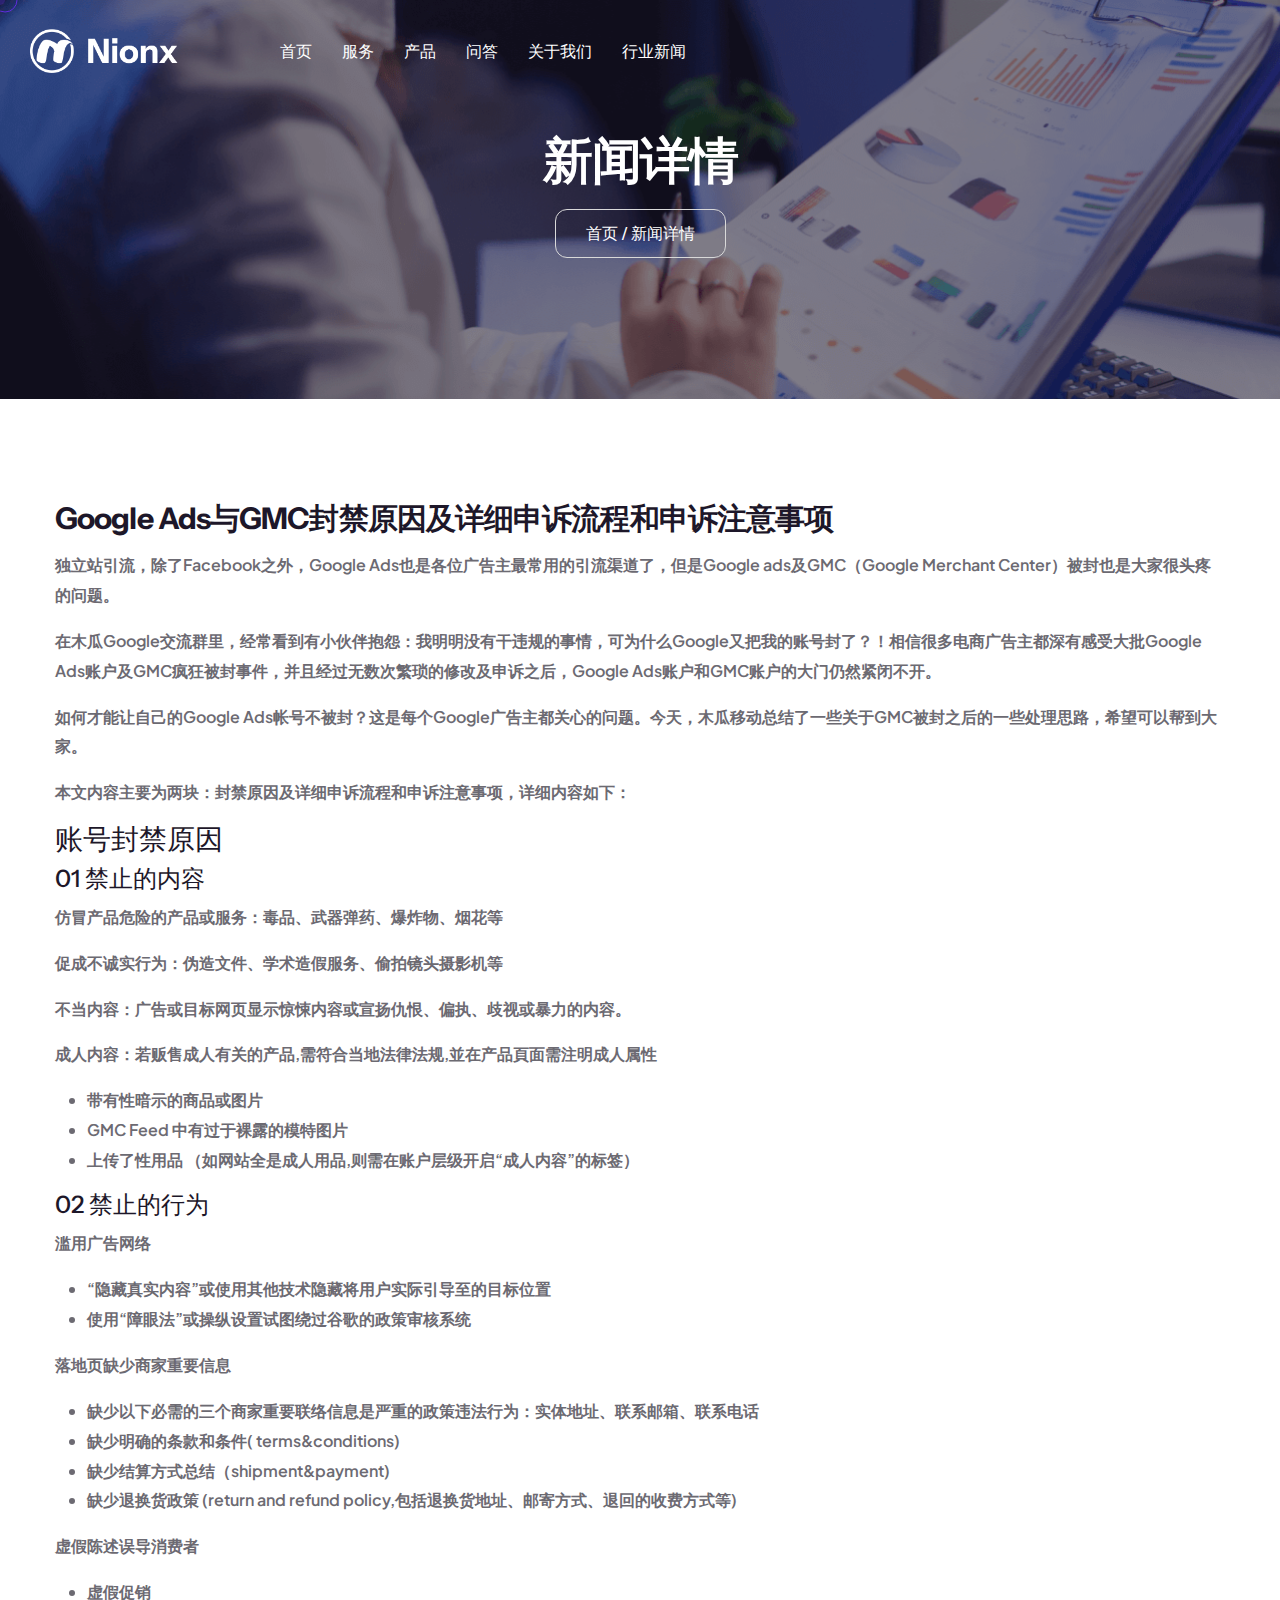
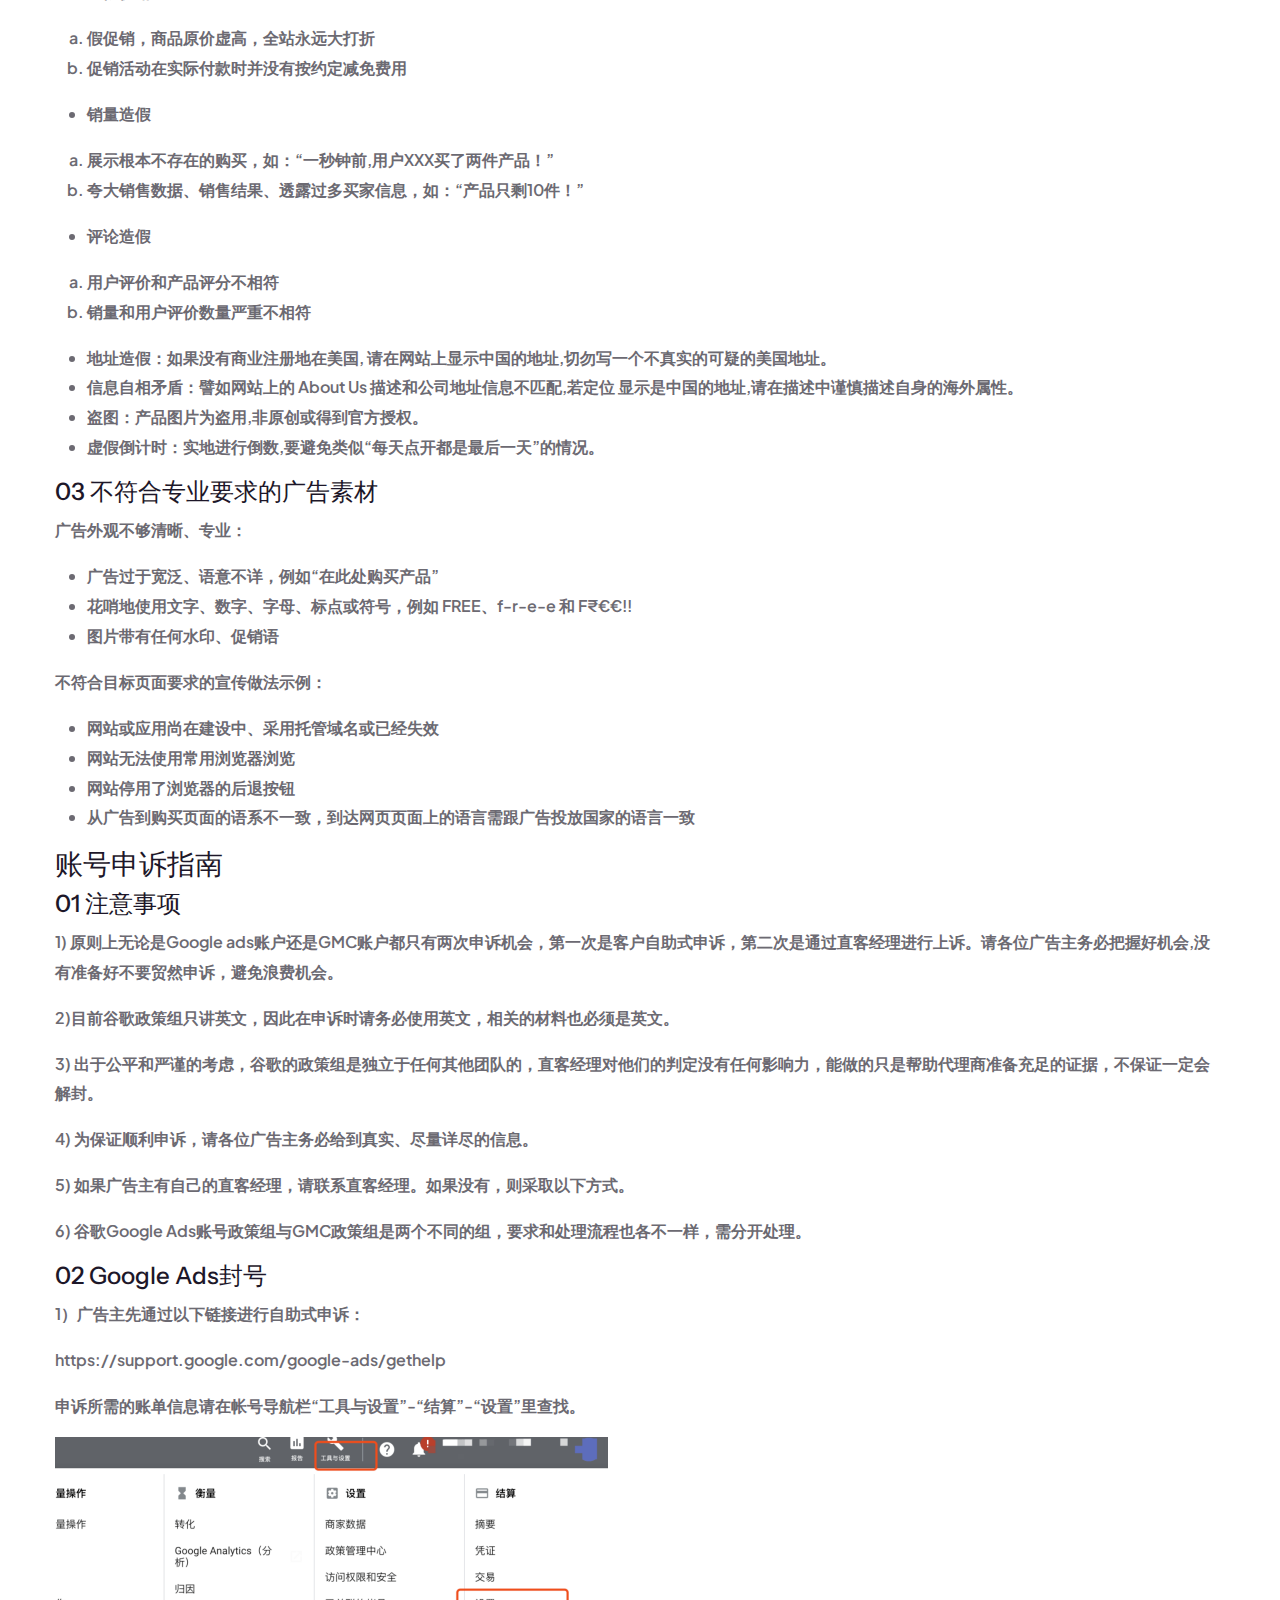
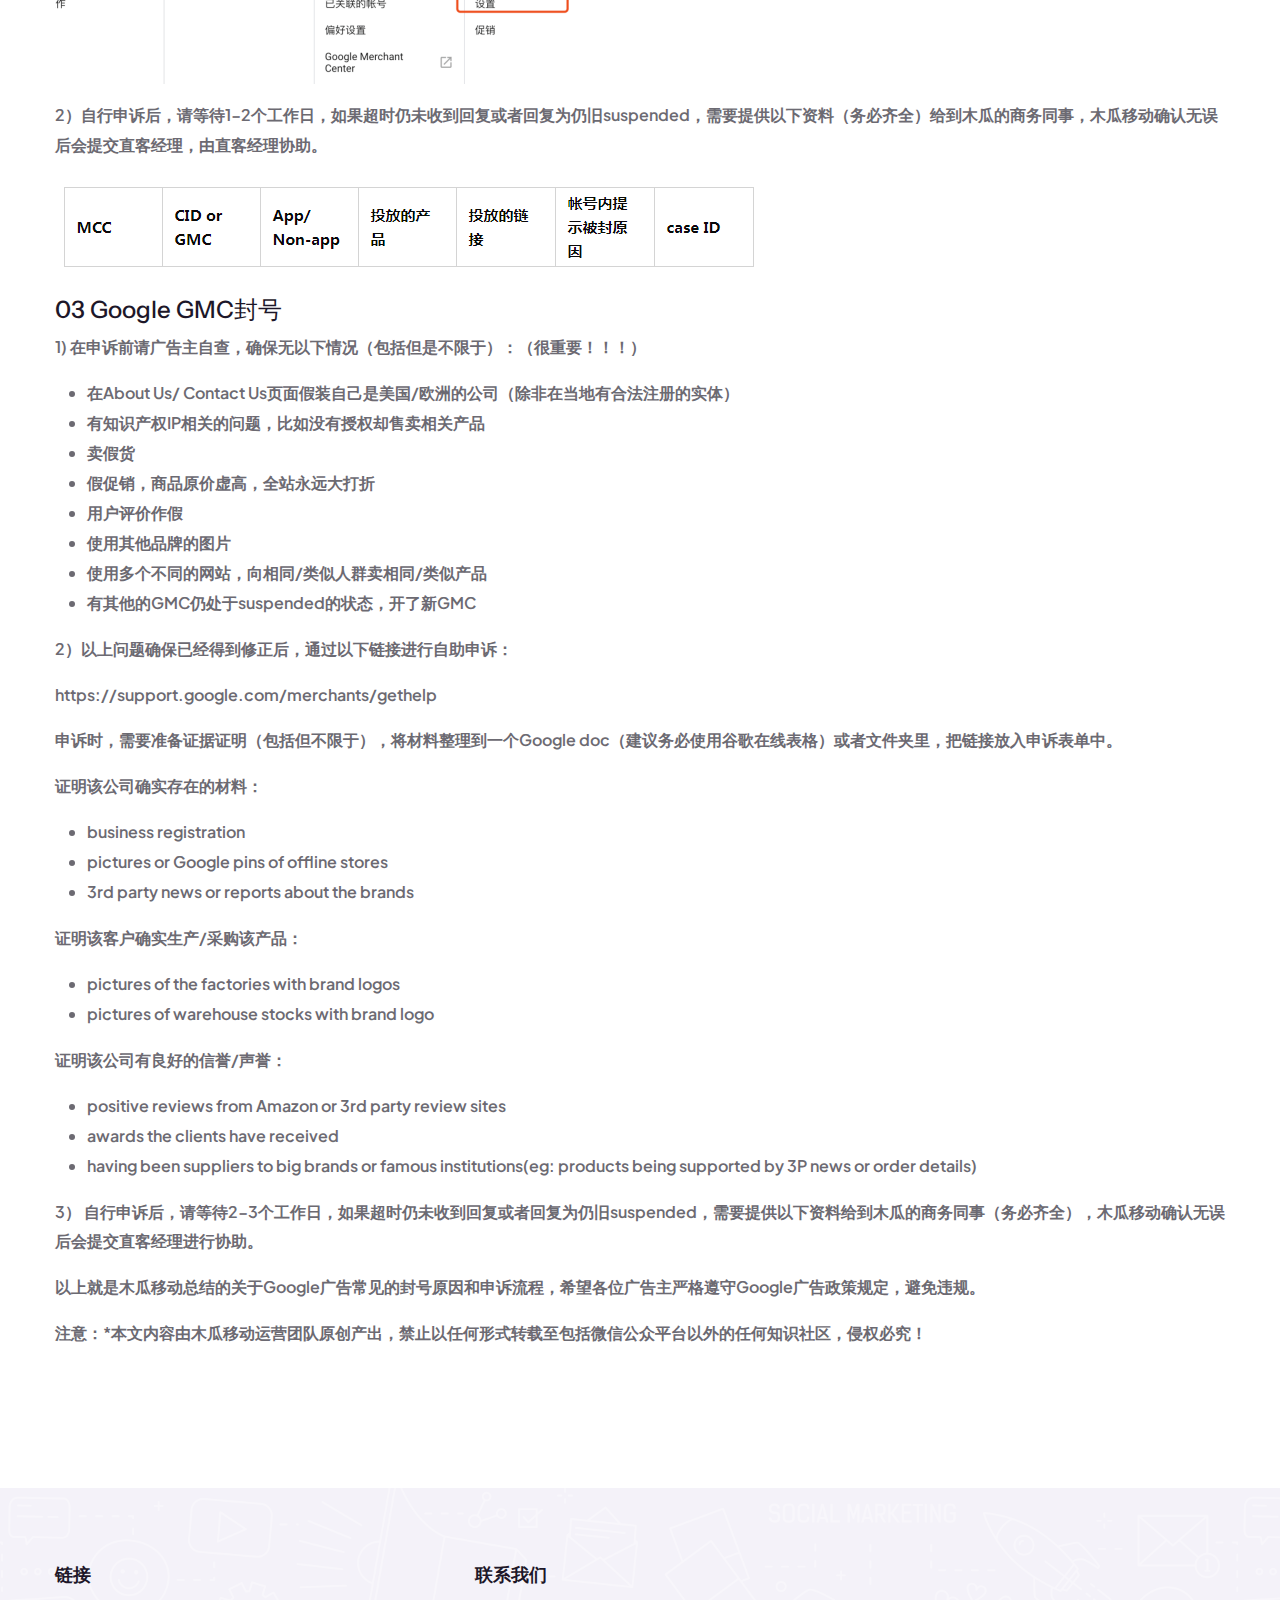
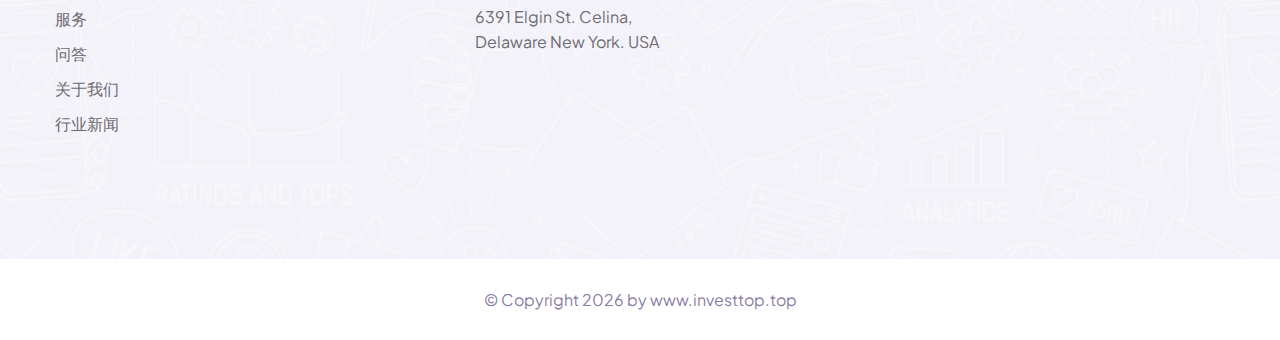
<file: blog-details-right.html>
<!DOCTYPE html>
<!-- language -->
<html lang="en">

<head>
    <meta charset="UTF-8">
    <meta http-equiv="X-UA-Compatible" content="IE=edge">
    <meta name="viewport" content="width=device-width, initial-scale=1.0">
    <meta name="author" content="layerdrops">
    <meta name="description"
        content="Nionx is a modern and versatile SEO & Digital Marketing Figma template. It is specially designed for seo, social media marketing, digital marketing, search engine optimization, seo agency, marketing agency, advertising company, media agency and marketing agency business and websites.">
    <title>Nionx || SEO & Digital </title>
    <link rel="shortcut icon" href="assets/images/apple-touch-icon.png" type="image/x-icon">
    <link rel="apple-touch-icon" sizes="180x180" href="assets/images/apple-touch-icon.png">
    <link rel="manifest" href="/nionx-html/assets/images/favicons/site.webmanifest">
    <!-- fonts -->
    <link href="assets/css/css2.css" rel="stylesheet">
    <link rel="stylesheet" href="assets/css/bootstrap.min.css">
    <link rel="stylesheet" href="assets/css/bootstrap-select.min.css">
    <link rel="stylesheet" href="assets/css/animate.min.css">
    <link rel="stylesheet" href="assets/css/all.min.css">
    <link rel="stylesheet" href="assets/css/style.css">
    <link rel="stylesheet" href="assets/css/tiny-slider.css">
    <link rel="stylesheet" href="assets/css/owl.carousel.min.css">
    <link rel="stylesheet" href="assets/css/owl.theme.default.min.css">
    <link rel="stylesheet" href="assets/css/nionx.css">
    <!-- Google tag (gtag.js) -->
<script async src="https://www.googletagmanager.com/gtag/js?id=G-CHTDW9V05E"></script>
<script>
  window.dataLayer = window.dataLayer || [];
  function gtag(){dataLayer.push(arguments);}
  gtag('js', new Date());

  gtag('config', 'G-CHTDW9V05E');
</script>
</head>

<body class="custom-cursor">

    <!-- Custom Cursor -->
    <div class="custom-cursor__cursor"></div>
    <div class="custom-cursor__cursor-two"></div>

 

    <div class="page-wrapper">
    
        <header class="main-header main-header--three sticky-header-three sticky-header-three--normal">
            <div class="container-fluid">
                <div class="main-header__inner">
                    <div class="main-header__logo">
                        <a href="/">
                            <img src="assets/images/logo-light-2.png" alt="Nionx HTML" width="150">
                        </a>
                    </div><!-- /.main-header__logo -->

                    <nav class="main-header__nav main-menu">
                        <ul class="main-menu__list one-page-scroll-menu">
                            <li class="dropdown megamenu scrollToLink">
                                <a href="/">首页</a>
                            </li>
                            <li class="scrollToLink"><a href="/">服务</a></li>
                            <li class="scrollToLink"><a href="/">产品</a></li>
                            <li class="scrollToLink"><a href="/">问答</a></li>
                            <li class="scrollToLink"><a href="/">关于我们</a></li>
                            <li class="scrollToLink"><a href="/">行业新闻</a></li>
                        </ul>
                    </nav><!-- /.main-header__nav -->

                    <div class="main-header__right">
                        <a href="https://t.me/google_sudh" class="main-header__contact__btn nionx-btn">联系我们</a> 
                        <div class="mobile-nav__btn mobile-nav__toggler">
                            <span></span>
                            <span></span>
                            <span></span>
                        </div>
                    </div>
                </div><!-- /.main-header__inner -->
            </div><!-- /.container-fluid -->
        </header>


        <section class="page-header">
            <div class="page-header__bg"></div>
            <!-- /.page-header__bg -->
            <div class="container">
                <h2 class="page-header__title">新闻详情</h2>
                <ul class="nionx-breadcrumb list-unstyled">
                    <li><a href="/">首页</a></li>
                    <li><span>新闻详情</span></li>
                </ul><!-- /.thm-breadcrumb list-unstyled -->
            </div><!-- /.container -->
        </section><!-- /.page-header -->

        <section class="blog-one blog-one--page">
            <div class="container">
                <div class="row gutter-y-60">
                    <div class="col-lg-12">
                        <div class="blog-details">

                            <div class="blog-card blog-card-two @@extraClassName">
                          
                                <div class=" blog-card-two__content--two">
                                    <h3 class="blog-card__title wow fadeInUp" data-wow-delay='300ms'>Google Ads与GMC封禁原因及详细申诉流程和申诉注意事项</h3>
                                </div>



                                <div class="base:prose-base md:prose-lg post-content">
                                    <p data-lake-id="94bf06299237cc2ecb4565ba73047e78">独立站引流，除了Facebook之外，Google Ads也是各位广告主最常用的引流渠道了，但是Google ads及GMC（Google Merchant Center）被封也是大家很头疼的问题。</p>
                            <p data-lake-id="43f8793fc819e4cdf6f3afc6452f20e4">在木瓜Google交流群里，经常看到有小伙伴抱怨：我明明没有干违规的事情，可为什么Google又把我的账号封了？！相信很多电商广告主都深有感受大批Google Ads账户及GMC疯狂被封事件，并且经过无数次繁琐的修改及申诉之后，Google Ads账户和GMC账户的大门仍然紧闭不开。</p>
                            <p data-lake-id="14fb07d1d9b709f7559a5a50c16e0baa">如何才能让自己的Google Ads帐号不被封？这是每个Google广告主都关心的问题。今天，木瓜移动总结了一些关于GMC被封之后的一些处理思路，希望可以帮到大家。</p>
                            <p data-lake-id="a60b4de753de892302be6bc039943483">本文内容主要为两块：封禁原因及详细申诉流程和申诉注意事项，详细内容如下：</p>
                            <h3 id="GNHIQ" data-lake-id="33edc222bc46505d30f217101ce7d072">账号封禁原因</h3>
                            <h4 id="sMFEY" data-lake-id="81c6fd567d68b11aabf0e2f30906120b">01 禁止的内容</h4>
                            <p data-lake-id="fa060837b58cc0ab664013645ec72edf">仿冒产品危险的产品或服务：毒品、武器弹药、爆炸物、烟花等</p>
                            <p data-lake-id="9aad6f240e37e8a8a7b41e19352cb454">促成不诚实行为：伪造文件、学术造假服务、偷拍镜头摄影机等</p>
                            <p data-lake-id="49732f050296618e80f0bb4c2fc677a3">不当内容：广告或目标网页显示惊悚内容或宣扬仇恨、偏执、歧视或暴力的内容。</p>
                            <p data-lake-id="60f14fe85cb94766a4087d00c02b70d2">成人内容：若贩售成人有关的产品,需符合当地法律法规,並在产品頁面需注明成人属性</p>
                            <ul data-lake-id="49685623991507f26f0dd3c6d6c538b7">
                            <li data-lake-id="bc916e547e2e6f9e9814ccc686fb4602">带有性暗示的商品或图片</li>
                            <li data-lake-id="5a139bcb0eaa894bcbeb01c41282e6f5">GMC Feed 中有过于裸露的模特图片</li>
                            <li data-lake-id="6206b351df6705d4c4eca5ae5c361236">上传了性用品 （如网站全是成人用品,则需在账户层级开启“成人内容”的标签）</li>
                            </ul>
                            <h4 id="oB82s" data-lake-id="9815531037f7ce5c7e85e70a65513ab7">02 禁止的行为</h4>
                            <p data-lake-id="0828100fa51a10cd0978700a9f672e49">滥用广告网络</p>
                            <ul data-lake-id="45160ba14e603cf08b2753e27c11f249">
                            <li data-lake-id="bbbb0afa9cb504422894d70d507bfaa8">“隐藏真实内容”或使用其他技术隐藏将用户实际引导至的目标位置</li>
                            <li data-lake-id="e62003893a4d64f07e6c854721f0d15f">使用“障眼法”或操纵设置试图绕过谷歌的政策审核系统</li>
                            </ul>
                            <p data-lake-id="4197c9b6f6a23590bbd45a9cec027101">落地页缺少商家重要信息</p>
                            <ul data-lake-id="9348a6b9d50648e22e80671bda82bd42">
                            <li data-lake-id="43d012496105e33fc086f670c36638ca">缺少以下必需的三个商家重要联络信息是严重的政策违法行为：实体地址、联系邮箱、联系电话</li>
                            <li data-lake-id="770ec61d8862119255191f275ef20eff">缺少明确的条款和条件( terms&amp;conditions)</li>
                            <li data-lake-id="f1f97e0acea7b6f9c98062c0bd073875">缺少结算方式总结（shipment&amp;payment)</li>
                            <li data-lake-id="9f373c538c0eeb31f737cb572644ab5a">缺少退换货政策&nbsp;(return and refund policy,包括退换货地址、邮寄方式、退回的收费方式等)</li>
                            </ul>
                            <p data-lake-id="fca68fe1148008054fdfb0fbd13cbabe">虚假陈述误导消费者</p>
                            <ul data-lake-id="6e9a4d92f811dc68f0f0407d6c18ed42">
                            <li data-lake-id="818014445a60c2d2c0cc2290ea6bafee">虚假促销</li>
                            </ul>
                            <ol style="list-style-type: lower-alpha;">
                            <li data-lake-id="4d69df2852bfad81d8a08408563ea77c">假促销，商品原价虚高，全站永远大打折</li>
                            <li data-lake-id="6f2648cd1ee4f6ddb629f39ff787db1c">促销活动在实际付款时并没有按约定减免费用</li>
                            </ol>
                            <ul data-lake-id="f3a6e648825b401f3cc15614a53344a1">
                            <li data-lake-id="033eb0f913c9a63cb48577f4168253b0">销量造假</li>
                            </ul>
                            <ol style="list-style-type: lower-alpha;">
                            <li data-lake-id="b3a8ece8826f079ca1c13291e392bc00">展示根本不存在的购买，如：“一秒钟前,用户XXX买了两件产品！”</li>
                            <li data-lake-id="a51eae66aaba174743c53dce80231653">夸大销售数据、销售结果、透露过多买家信息，如：“产品只剩10件！”</li>
                            </ol>
                            <ul data-lake-id="d9a4323ea9ad4a16de64c38de7c6e94b">
                            <li data-lake-id="30b1185aaf657acde468cedd1ec79a95">评论造假</li>
                            </ul>
                            <ol style="list-style-type: lower-alpha;">
                            <li data-lake-id="e3c69e2cfa5c7babbaaa60eaaa12b7a2">用户评价和产品评分不相符</li>
                            <li data-lake-id="fceb3fb06e859e6e698c53ccc8c6bcd4">销量和用户评价数量严重不相符</li>
                            </ol>
                            <ul data-lake-id="16621c8d0e6d80e4439690c1a628767a">
                            <li data-lake-id="4e6b8d722e4f0ebcf3de1fa2f8dfb7b4">地址造假：如果没有商业注册地在美国, 请在网站上显示中国的地址,切勿写一个不真实的可疑的美国地址。</li>
                            <li data-lake-id="3698caf2471a6024f5277fd26d0b1e28">信息自相矛盾：譬如网站上的 About Us 描述和公司地址信息不匹配,若定位 显示是中国的地址,请在描述中谨慎描述自身的海外属性。</li>
                            <li data-lake-id="017a83344a0b80fd611ebb6433bcfe60">盗图：产品图片为盗用,非原创或得到官方授权。</li>
                            <li data-lake-id="2a0381e875ff2fc23de487a9ad84d7bd">虚假倒计时：实地进行倒数,要避免类似“每天点开都是最后一天”的情况。</li>
                            </ul>
                            <h4 id="FdHk6" data-lake-id="f37dc5a9b545c06729bae356ce5e3f7a">03 不符合专业要求的广告素材</h4>
                            <p data-lake-id="52fad5f416679fc274a369c7d0ff7c01">广告外观不够清晰、专业：</p>
                            <ul data-lake-id="7dff3ae928743d6f949a2ebe7da32d6a">
                            <li data-lake-id="3ddd7711e120969de3c5303383b4fd4d">广告过于宽泛、语意不详，例如“在此处购买产品”</li>
                            <li data-lake-id="51883490c71976f5665035d61e3ee418">花哨地使用文字、数字、字母、标点或符号，例如 FREE、f-r-e-e 和 F₹€€!!</li>
                            <li data-lake-id="266a2b85ab923813a3770375323b6913">图片带有任何水印、促销语</li>
                            </ul>
                            <p data-lake-id="00340fa8875f4cff046e2bac28f8b537">不符合目标页面要求的宣传做法示例：</p>
                            <ul data-lake-id="779424a985c252aa04600354cce8dd3a">
                            <li data-lake-id="2048f7a4a9f35e88fe113c64eb70ae09">网站或应用尚在建设中、采用托管域名或已经失效</li>
                            <li data-lake-id="674b927d072613a69318642f366cfb5c">网站无法使用常用浏览器浏览</li>
                            <li data-lake-id="41091fd6d9690275e0f58a71e13d5a40">网站停用了浏览器的后退按钮</li>
                            <li data-lake-id="4fabfd62b3b31ed763442df18e2438e6">从广告到购买页面的语系不一致，到达网页页面上的语言需跟广告投放国家的语言一致</li>
                            </ul>
                            <h3 id="1mpFD" data-lake-id="5b4ba14df55ecd58a625f124391910fe">账号申诉指南</h3>
                            <h4 id="62yZT" data-lake-id="c0d6da2e6bce0ff0d4f3b523ae1bf631">01 注意事项</h4>
                            <p data-lake-id="f8f7a83a081aff0dafa355103dfc2b59">1) 原则上无论是Google ads账户还是GMC账户都只有两次申诉机会，第一次是客户自助式申诉，第二次是通过直客经理进行上诉。请各位广告主务必把握好机会,没有准备好不要贸然申诉，避免浪费机会。</p>
                            <p data-lake-id="0fbfea927d8368c76a1b3981ef49f06b">2)目前谷歌政策组只讲英文，因此在申诉时请务必使用英文，相关的材料也必须是英文。</p>
                            <p data-lake-id="e058afffb7ae03b5d87068477efaa19f">3)&nbsp;出于公平和严谨的考虑，谷歌的政策组是独立于任何其他团队的，直客经理对他们的判定没有任何影响力，能做的只是帮助代理商准备充足的证据，不保证一定会解封。</p>
                            <p data-lake-id="23f6b3c0137081cb1b8129de86c07094">4)&nbsp;为保证顺利申诉，请各位广告主务必给到真实、尽量详尽的信息。</p>
                            <p data-lake-id="c10e9a7a08eb8a7e769294187837670a">5)&nbsp;如果广告主有自己的直客经理，请联系直客经理。如果没有，则采取以下方式。</p>
                            <p data-lake-id="effae895bdcf0c605203edd1cd10ff53">6)&nbsp;谷歌Google Ads账号政策组与GMC政策组是两个不同的组，要求和处理流程也各不一样，需分开处理。</p>
                            <h4 id="WZS9F" data-lake-id="e2be0c8389c9031e4024b86d4fdbebd5">02 Google Ads封号</h4>
                            <p data-lake-id="4453bb77bbc68946f08e4847e1fe9a51">1）广告主先通过以下链接进行自助式申诉：</p>
                            <p data-lake-id="072236e2006070925c30d21a29cada76">https://support.google.com/google-ads/gethelp</p>
                            <p data-lake-id="a5314c14f214ea54c0cf9830acaf4837">申诉所需的账单信息请在帐号导航栏“工具与设置”-“结算”-“设置”里查找。</p>
                            <p data-lake-id="303f49874a1c993b9a1064a9860a2647"><img class="aligncenter wp-image-55587" src="assets/images/1610445923992-01db85e6-6c99-45eb-ac09-67f5687e278f.png" sizes="(max-width: 480px) 100vw, 480px"></p>
                            <p data-lake-id="b7437a1bf64755a1c86c73f4a65b671b">2）自行申诉后，请等待1-2个工作日，如果超时仍未收到回复或者回复为仍旧suspended，需要提供以下资料（务必齐全）给到木瓜的商务同事，木瓜移动确认无误后会提交直客经理，由直客经理协助。</p>
                            <p data-lake-id="0625b59572eba41b228cc9b0937261f4"><img loading="lazy" class="aligncenter wp-image-55588" src="assets/images/1610445923886-cc214c29-6046-44c4-91ed-1251402b2850.png" sizes="(max-width: 600px) 100vw, 600px"></p>
                            <h4 id="dIZFk" data-lake-id="c0d935bbf7f4ca12ee7c2cfc6886471e">03 Google GMC封号</h4>
                            <p data-lake-id="f333b1247aab8bf064cadf7210f30d3d">1) 在申诉前请广告主自查，确保无以下情况（包括但是不限于）：（很重要！！！）</p>
                            <ul data-lake-id="0fce955dc29c075dbda2ad2b098a8839">
                            <li data-lake-id="04313afbc743d28235ddf3012240de05">在About Us/ Contact Us页面假装自己是美国/欧洲的公司（除非在当地有合法注册的实体）</li>
                            <li data-lake-id="404c0d62b1dab0fd05e0740dab5c1047">有知识产权IP相关的问题，比如没有授权却售卖相关产品</li>
                            <li data-lake-id="abfcc612f2eefe18c52a0d55927e5609">卖假货</li>
                            <li data-lake-id="0a2866f7ab3dbda3c083890e9577591e">假促销，商品原价虚高，全站永远大打折</li>
                            <li data-lake-id="1d6a7abb9d6820e5f3f216c15ad0d60d">用户评价作假</li>
                            <li data-lake-id="86c04b56a64ef7e5db8ed955711677e0">使用其他品牌的图片</li>
                            <li data-lake-id="ce41a40efaf7ede00f2a368f549e96a0">使用多个不同的网站，向相同/类似人群卖相同/类似产品</li>
                            <li data-lake-id="dd20fd580a7b148994204b1d00cf8015">有其他的GMC仍处于suspended的状态，开了新GMC</li>
                            </ul>
                            <p data-lake-id="1a2c3ea05b0d47aeef28bdf444e35111">2）以上问题确保已经得到修正后，通过以下链接进行自助申诉：</p>
                            <p data-lake-id="7f4f0e6cf8495ecd102cfe6968d245b8">https://support.google.com/merchants/gethelp</p>
                            <p data-lake-id="f2268c21b1b546d3a4d3fb79ecfd9a49">申诉时，需要准备证据证明（包括但不限于），将材料整理到一个Google doc（建议务必使用谷歌在线表格）或者文件夹里，把链接放入申诉表单中。</p>
                            <p data-lake-id="98e0b97eb0158c2b8155eb6f7a81ec7b">证明该公司确实存在的材料：</p>
                            <ul data-lake-id="546f99d2a40ead2d9816d6acc125df34">
                            <li data-lake-id="30c9929ba461aec36de14c95019ca141">business registration</li>
                            <li data-lake-id="bc0dc7448d0be8648b685d0aebc6384c">pictures or Google pins of offline stores</li>
                            <li data-lake-id="3d8062143cdd05215f6cf42b4c6450bc">3rd party news or reports about the brands</li>
                            </ul>
                            <p data-lake-id="65e07283657e2b231d397fb4813988f8">证明该客户确实生产/采购该产品：</p>
                            <ul data-lake-id="3db36c26296aea07c79899015d642ba2">
                            <li data-lake-id="ebc6777636fb6ff4644cc2546ccea76a">pictures of the factories with brand logos</li>
                            <li data-lake-id="eff038fe5b525c3db26ac772884d7dd9">pictures of warehouse stocks with brand logo</li>
                            </ul>
                            <p data-lake-id="9939247a33a79a54f8456f796fd0fa30">证明该公司有良好的信誉/声誉：</p>
                            <ul data-lake-id="cb7862cbffde6ab7ec1e9b034652a821">
                            <li data-lake-id="1660ed033f2fa79f8d960c7c2b3a7ad5">positive reviews from Amazon or 3rd party review sites</li>
                            <li data-lake-id="f6943ea6ba68985a228a133fe836cbe4">awards the clients have received</li>
                            <li data-lake-id="21e5709f994b2f4de38bd2288eaa4553">having been suppliers to big brands or famous institutions(eg: products being supported by 3P news or order details)</li>
                            </ul>
                            <p data-lake-id="d9694bfc6f9c8f5c594d233f28a5e85d">3） 自行申诉后，请等待2-3个工作日，如果超时仍未收到回复或者回复为仍旧suspended，需要提供以下资料给到木瓜的商务同事（务必齐全），木瓜移动确认无误后会提交直客经理进行协助。</p>
                            <p data-lake-id="b6657d351e1dd1721f5821608d3f712f">以上就是木瓜移动总结的关于Google广告常见的封号原因和申诉流程，希望各位广告主严格遵守Google广告政策规定，避免违规。</p>
                            <blockquote>
                            <p data-lake-id="559b05b3f84d2299211bc0e48f863806">注意：*本文内容由木瓜移动运营团队原创产出，禁止以任何形式转载至包括微信公众平台以外的任何知识社区，侵权必究！</p>
                            </blockquote>
                            
                                  </div>


                            </div><!-- /.blog-card -->

                        
                        </div><!-- /.blog-details -->
 
                    </div>
              
                </div><!-- /.row -->
            </div><!-- /.container -->
        </section><!-- /.blog-one blog-one__page -->


        <footer class="main-footer__two">
            <div class="main-footer__two__bg" style="background-image: url(assets/images/footer-bg-1-2.png);"></div>


            <div class="main-footer__two__middle">
                <div class="container">
                    <div class="row">
                        <div class="col-md-6 col-xl-4">
                            <div class="footer-widget">
                                <div class="footer-widget--links">
                                    <h4 class="footer-widget__title">链接</h4>
                                    <ul class="list-unstyled footer-widget__links">
                                        <li class="footer-widget__links__item"><a href="#services">服务</a></li>
                                        <li class="footer-widget__links__item"><a href="#faq">问答</a></li>
                                        <li class="footer-widget__links__item"><a href="#about">关于我们</a></li>
                                        <li class="footer-widget__links__item"><a href="#new">行业新闻</a></li>
                                    </ul>
                                </div>
                            </div>
                        </div>
 

                        <div class="col-md-6 col-xl-4">
                            <div class="footer-widget">
                                <div class="footer-widget--about">
                                    <h4 class="footer-widget__title">联系我们</h4>
                                    <ul class="list-unstyled footer-widget__info">
                                        <li class="footer-widget__info__item"> <span class="footer-widget__text">6391
                                                Elgin St. Celina, Delaware New York. USA</span></li>
                                        
                                    </ul>
                                </div>
                            </div>
                        </div>


                    </div>
                </div>
            </div>

            <div class="main-footer__two__bottom">
                <div class="container">
                    <div class="main-footer__two__bottom__inner">
                        <p class="main-footer__two__copyright"> &copy; Copyright <span class="dynamic-year"></span> by www.investtop.top</p>
                    </div>
                </div>
            </div>

        </footer>

    </div><!-- /.page-wrapper -->


    <div class="mobile-nav__wrapper">
        <div class="mobile-nav__overlay mobile-nav__toggler"></div>
        <!-- /.mobile-nav__overlay -->
        <div class="mobile-nav__content">
            <span class="mobile-nav__close mobile-nav__toggler"><i class="fa fa-times"></i></span>

            <div class="logo-box">
                <a href="/" aria-label="logo image"><img src="assets/images/logo-light.png" width="155"
                        alt="logo image"></a>
            </div>
            <!-- /.logo-box -->
            <div class="mobile-nav__container"></div>
            <!-- /.mobile-nav__container -->
 
        </div>
        <!-- /.mobile-nav__content -->
    </div>


    <a href="#" data-target="html" class="scroll-to-target scroll-to-top">
        <span class="scroll-to-top__text">返回顶部</span>
        <span class="scroll-to-top__wrapper"><span class="scroll-to-top__inner"></span></span>
    </a>

    <script src="assets/js/jquery-3.7.0.min.js"></script>
    <script src="assets/js/owl.carousel.min.js"></script>
    <script src="assets/js/wow.js"></script>
    <script src="assets/js/nionx.js"></script>
</body>

</html>
</file>
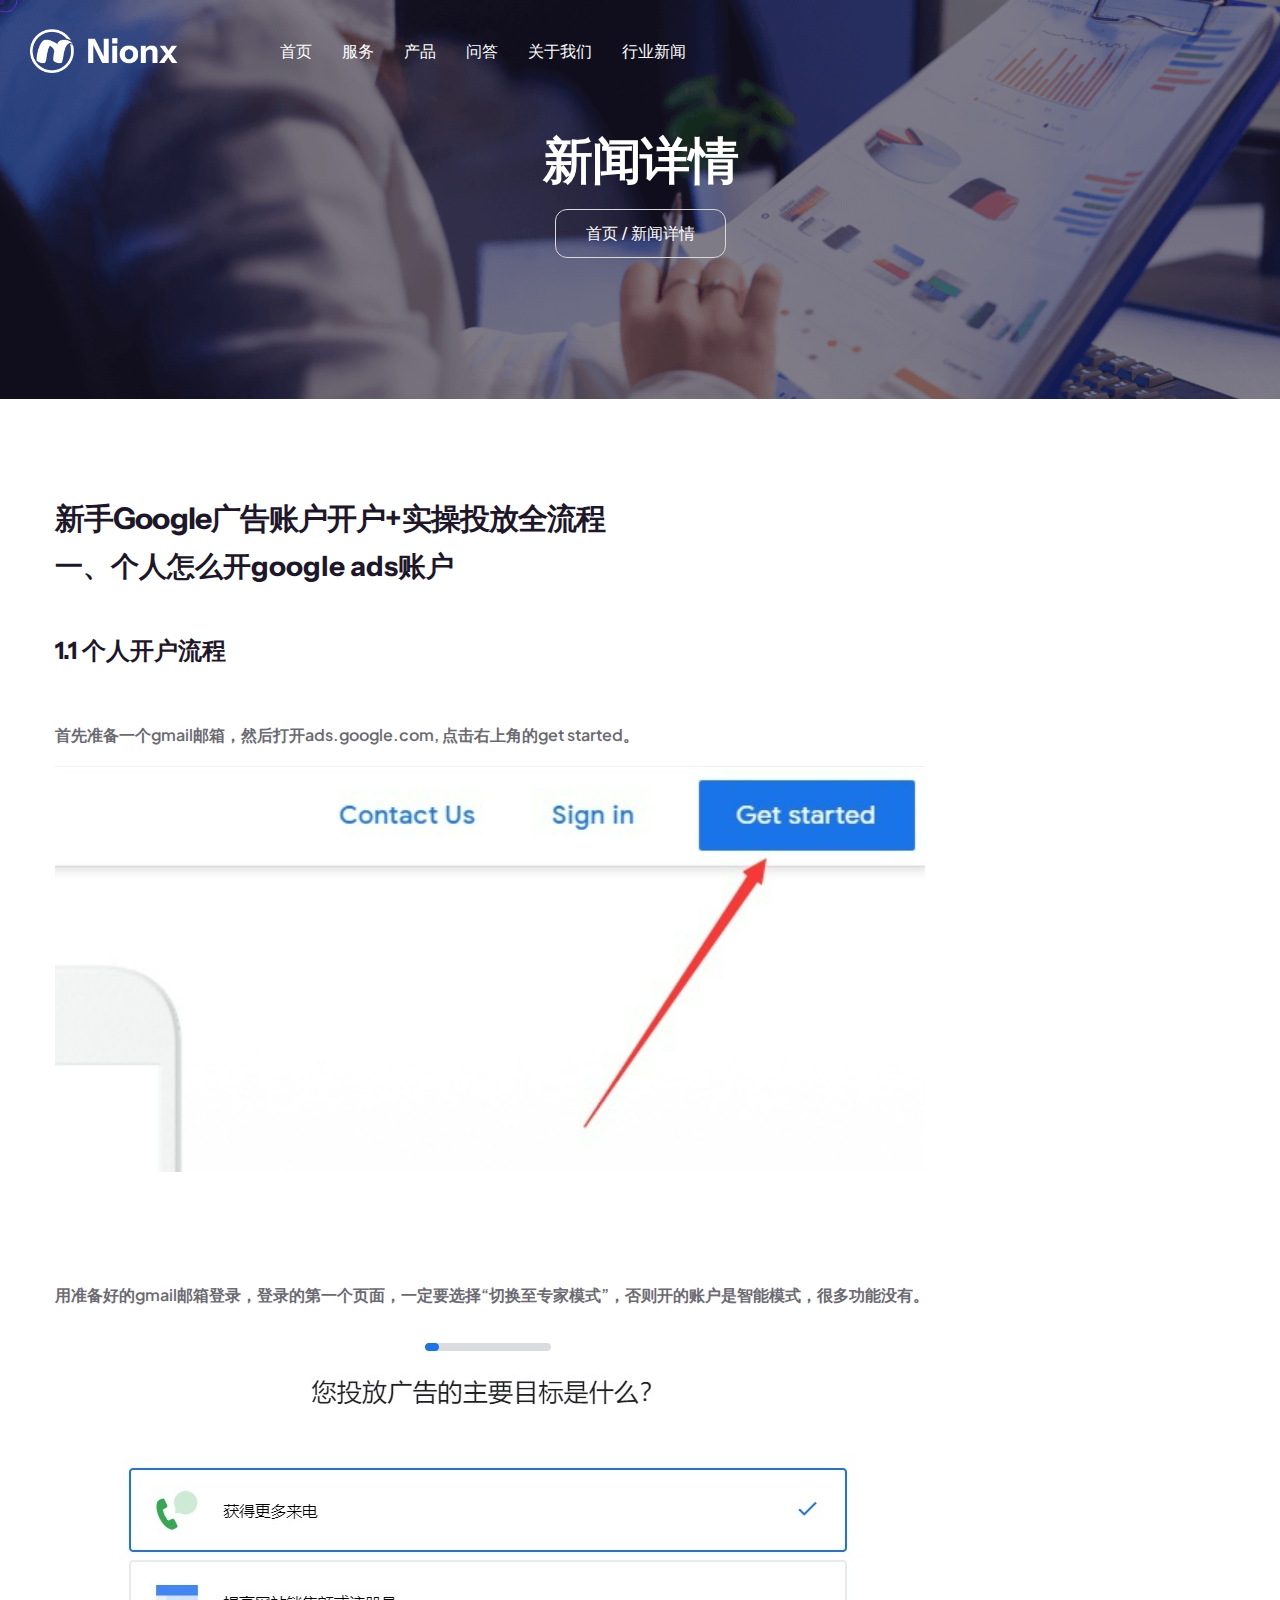
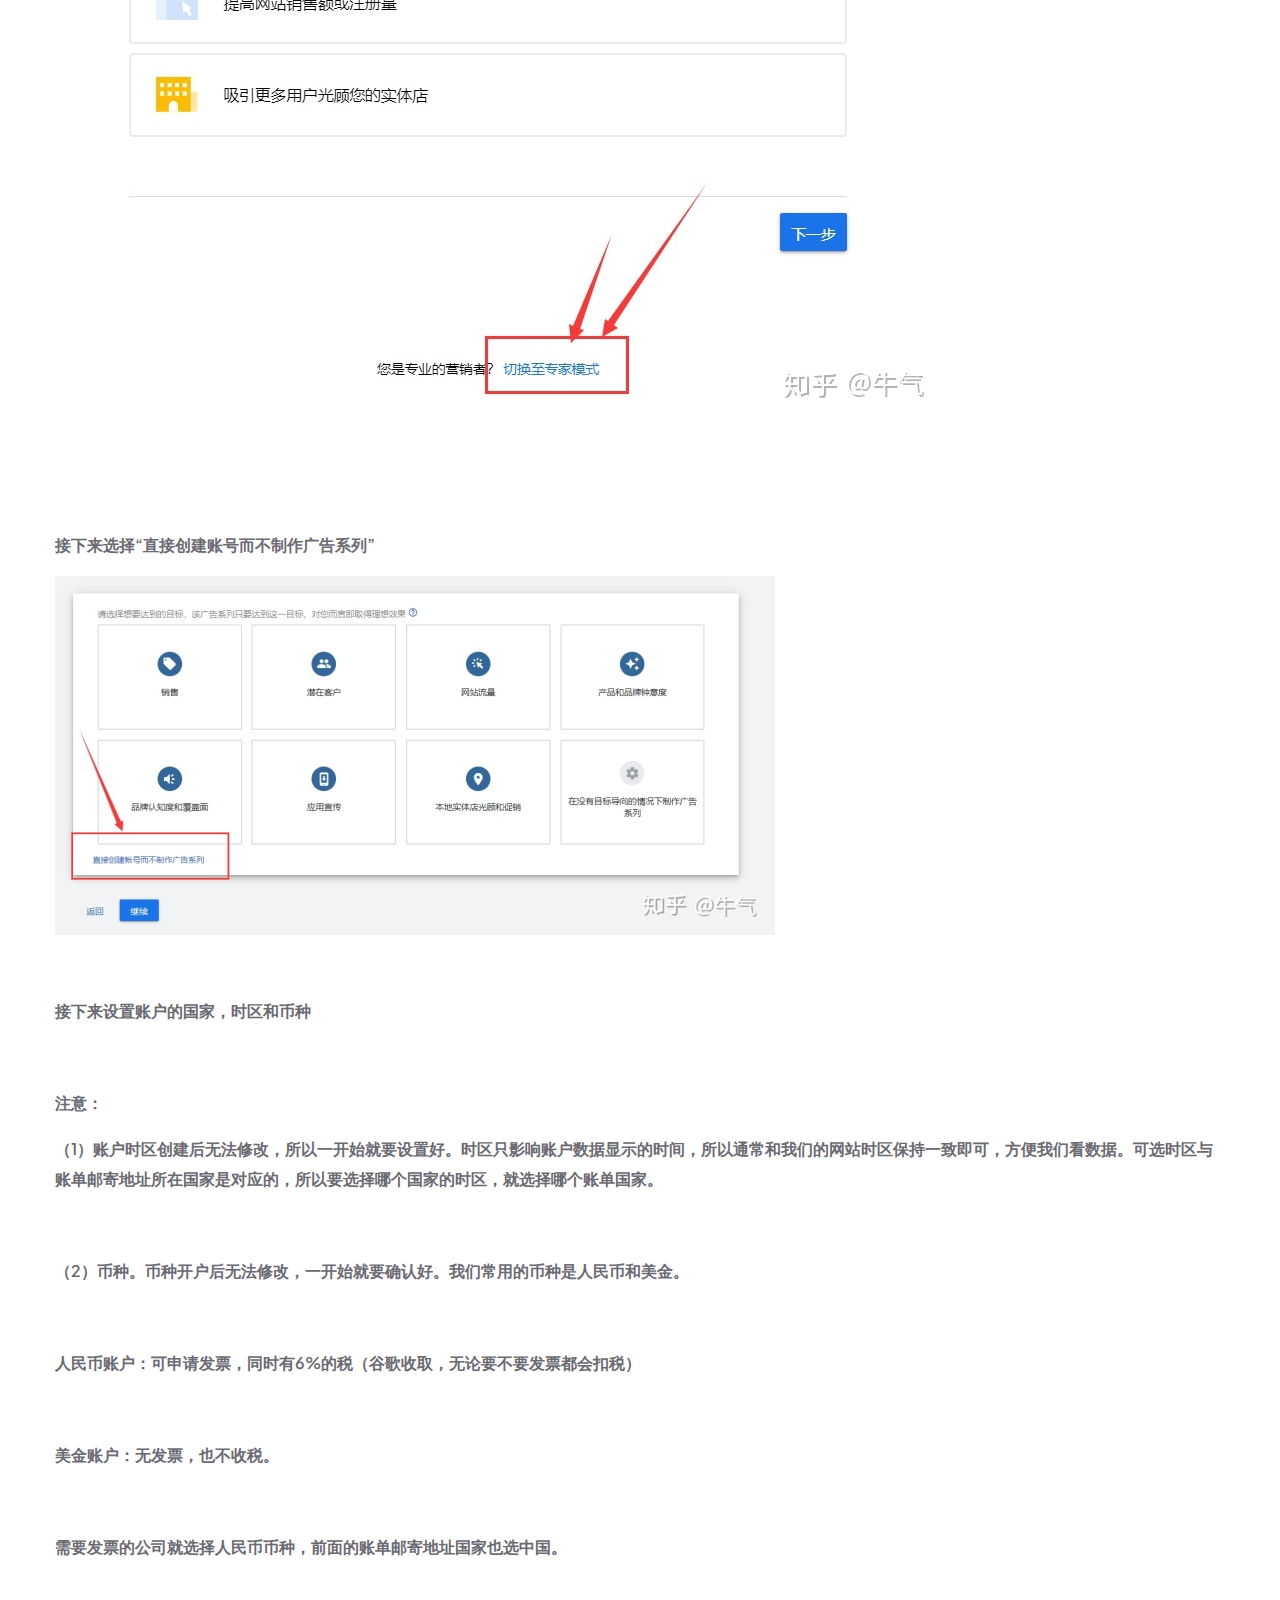
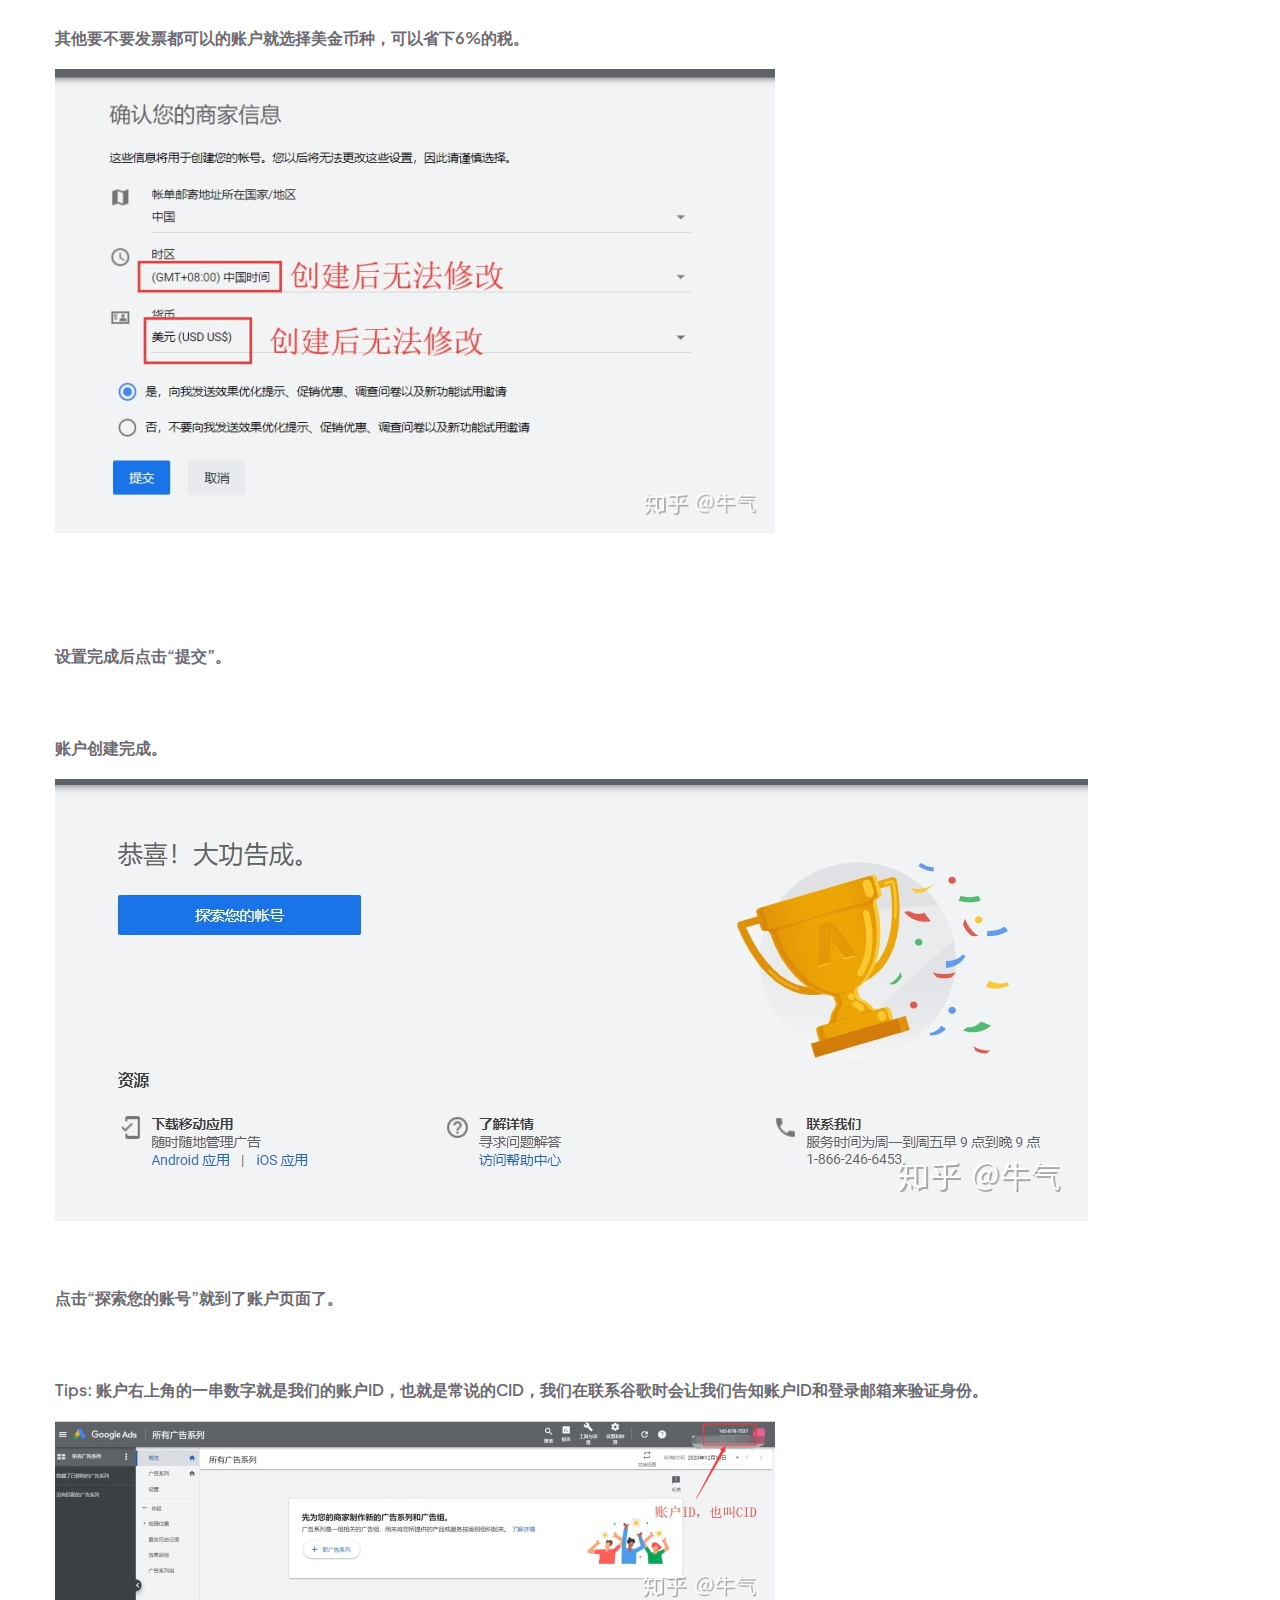
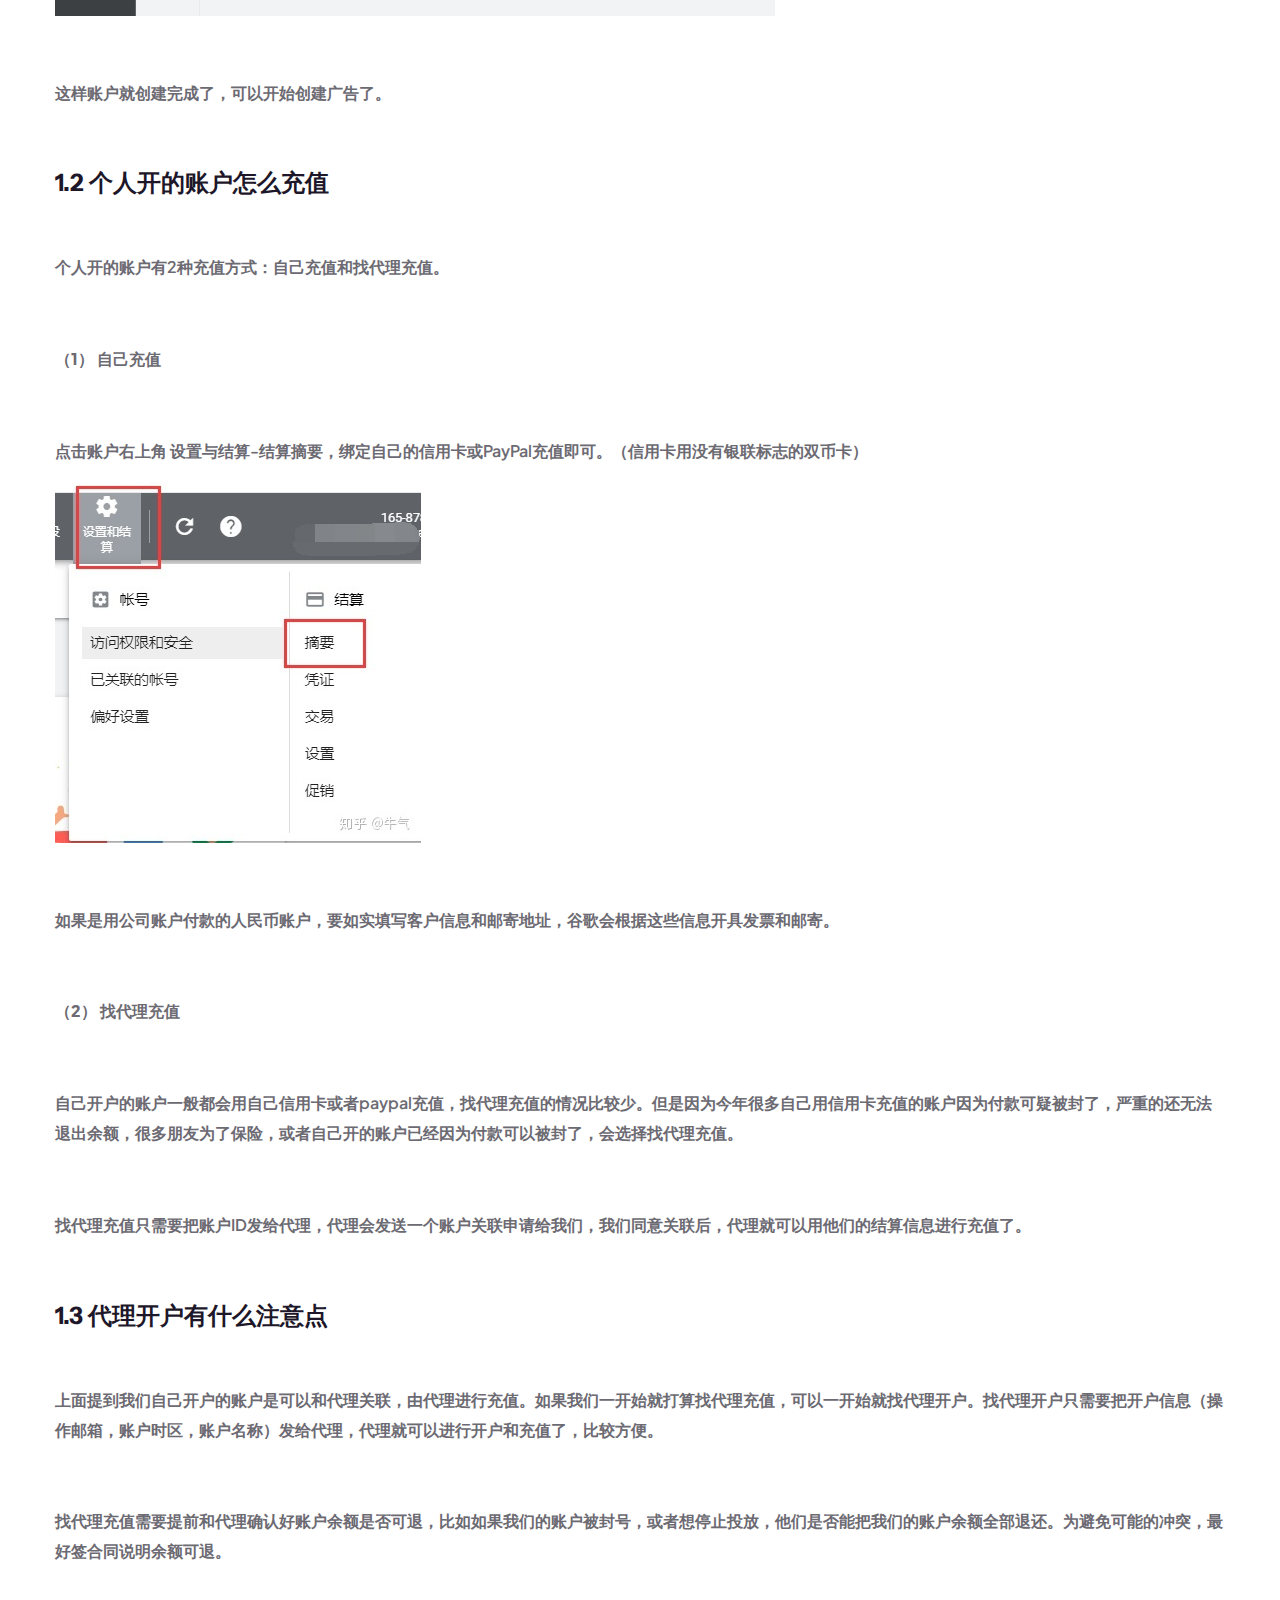
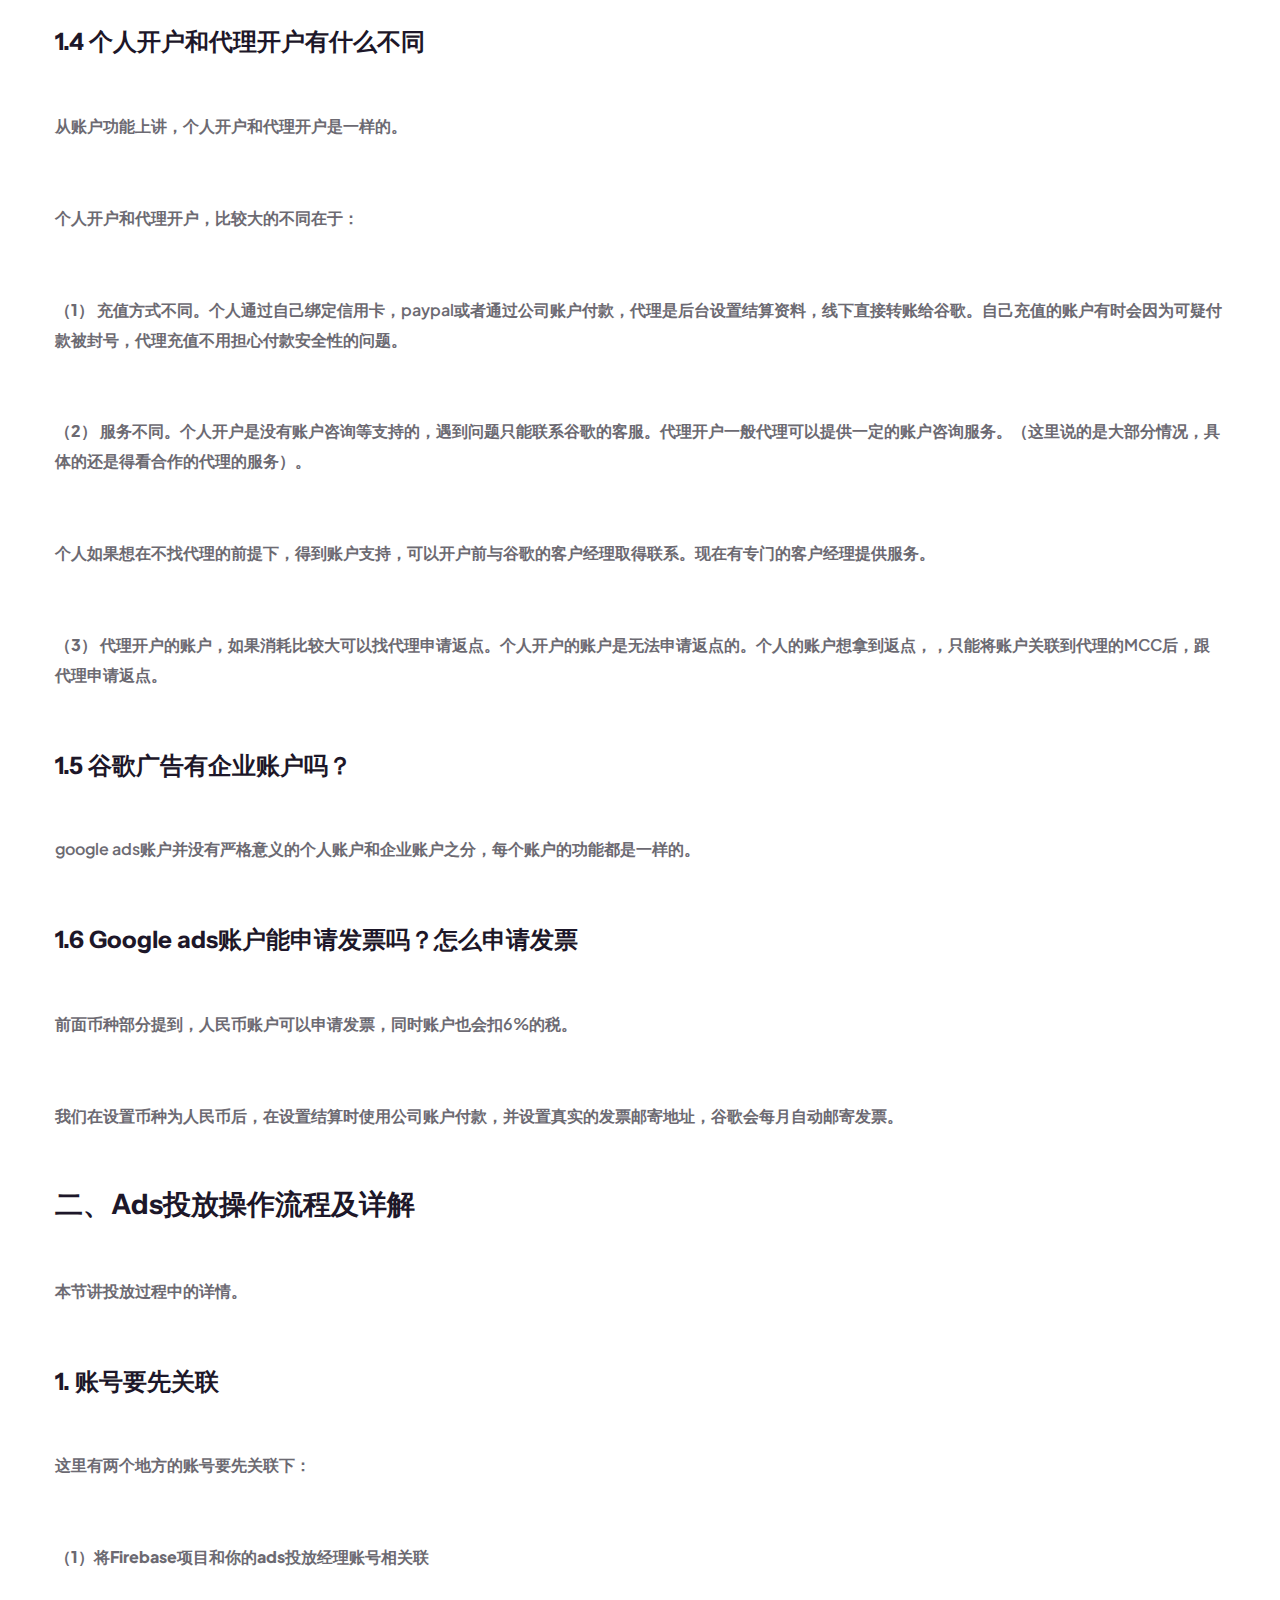
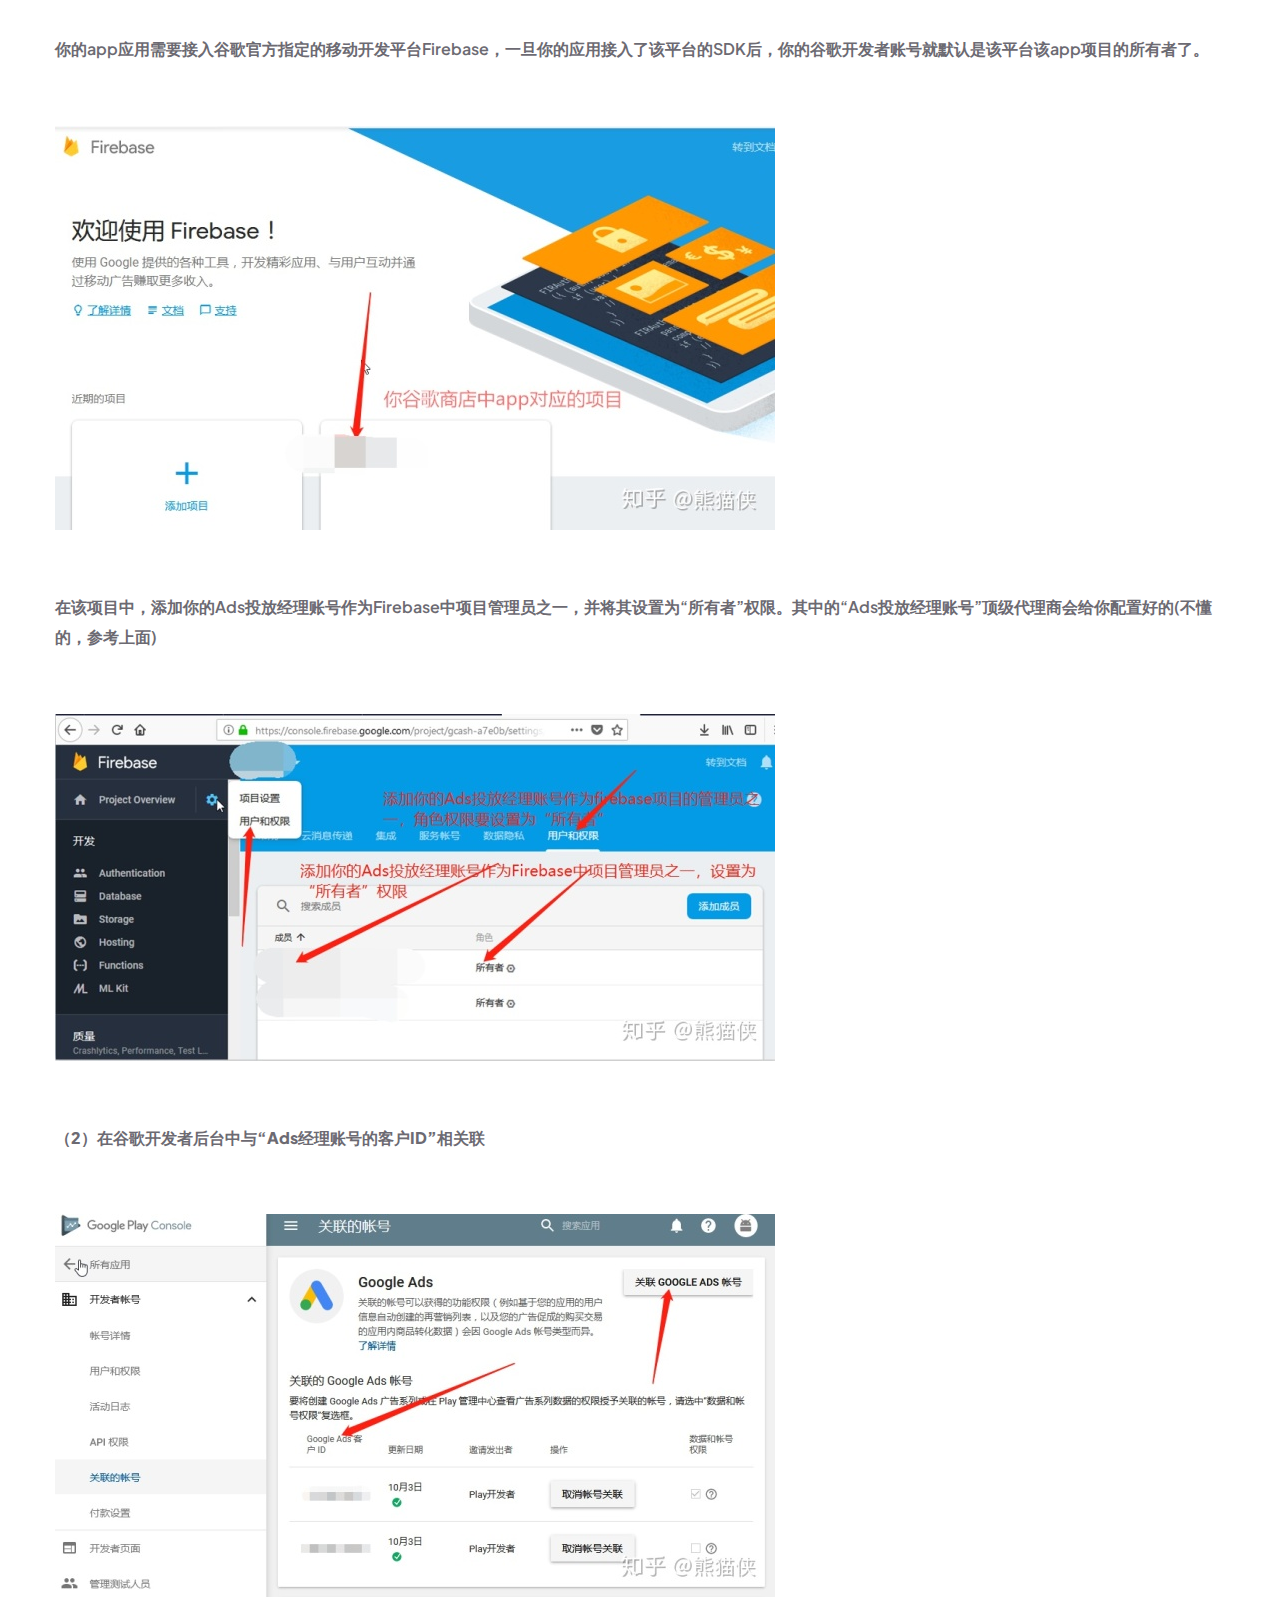
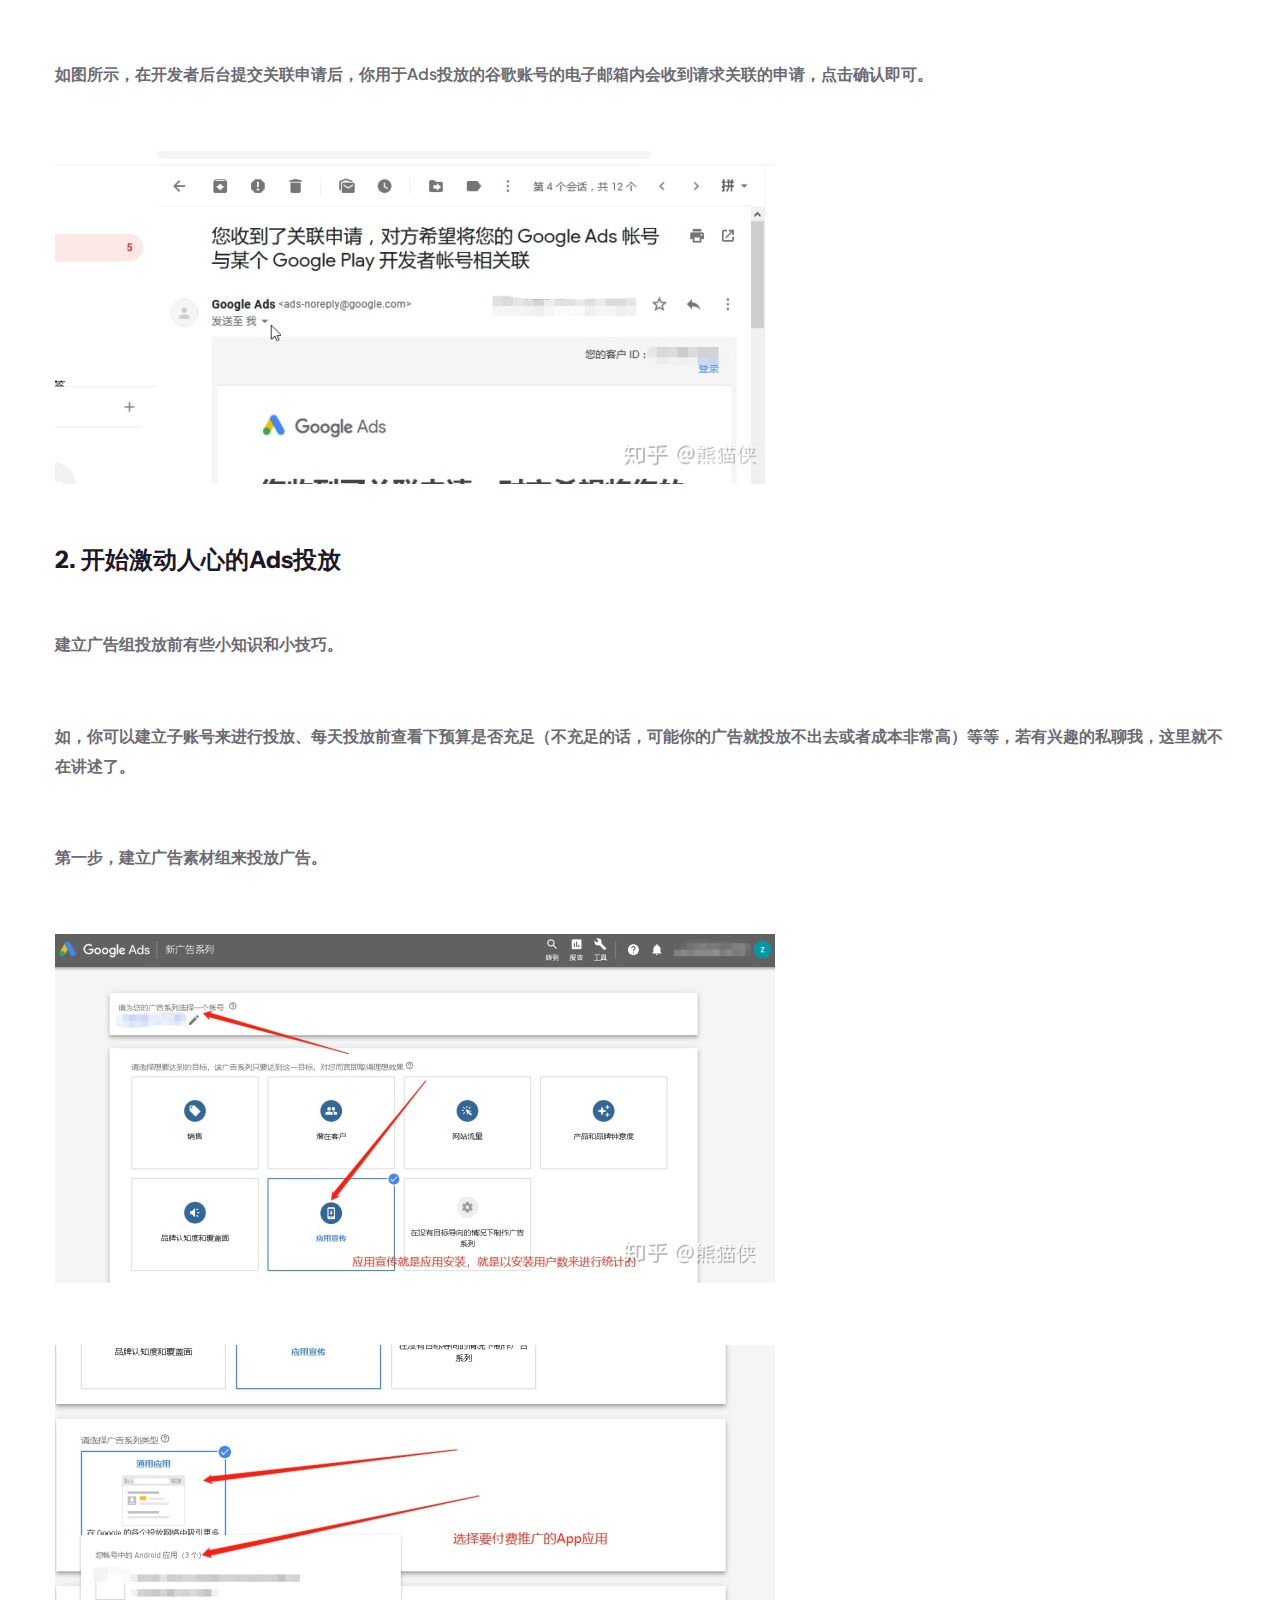
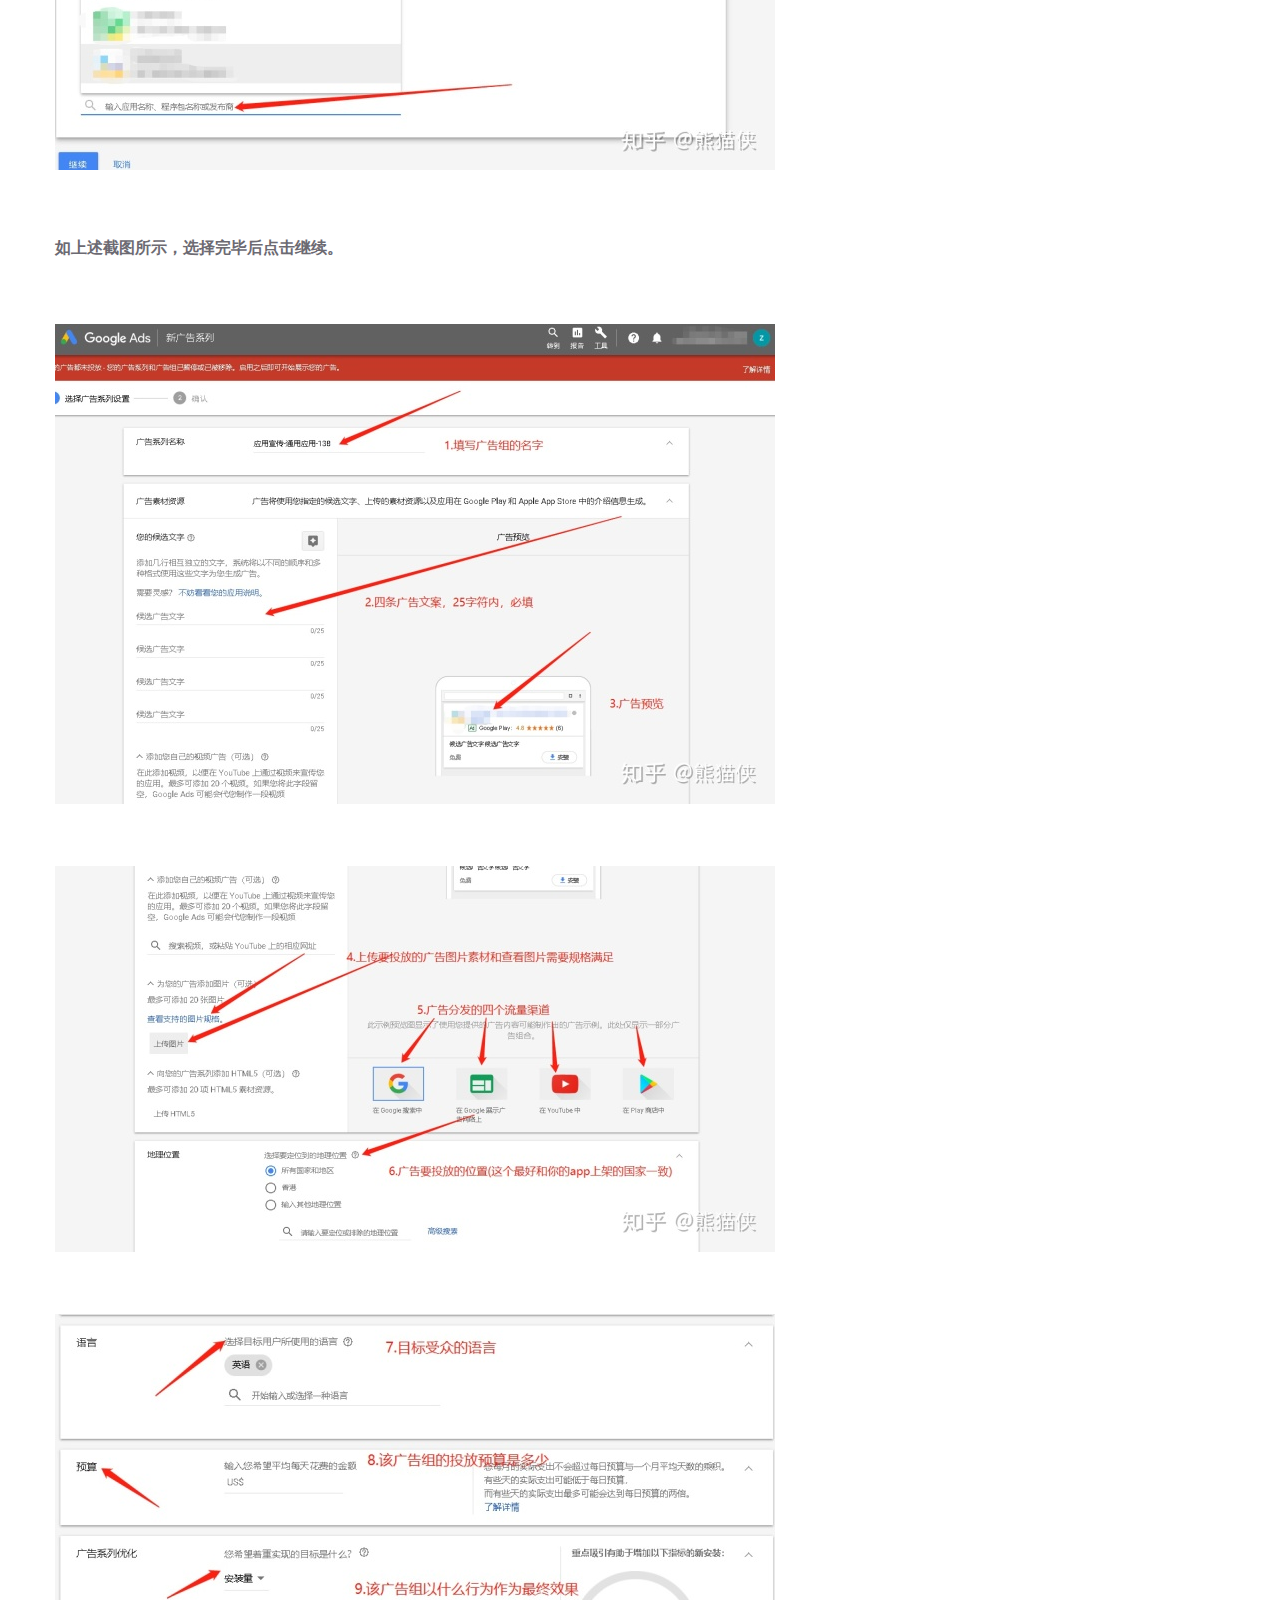
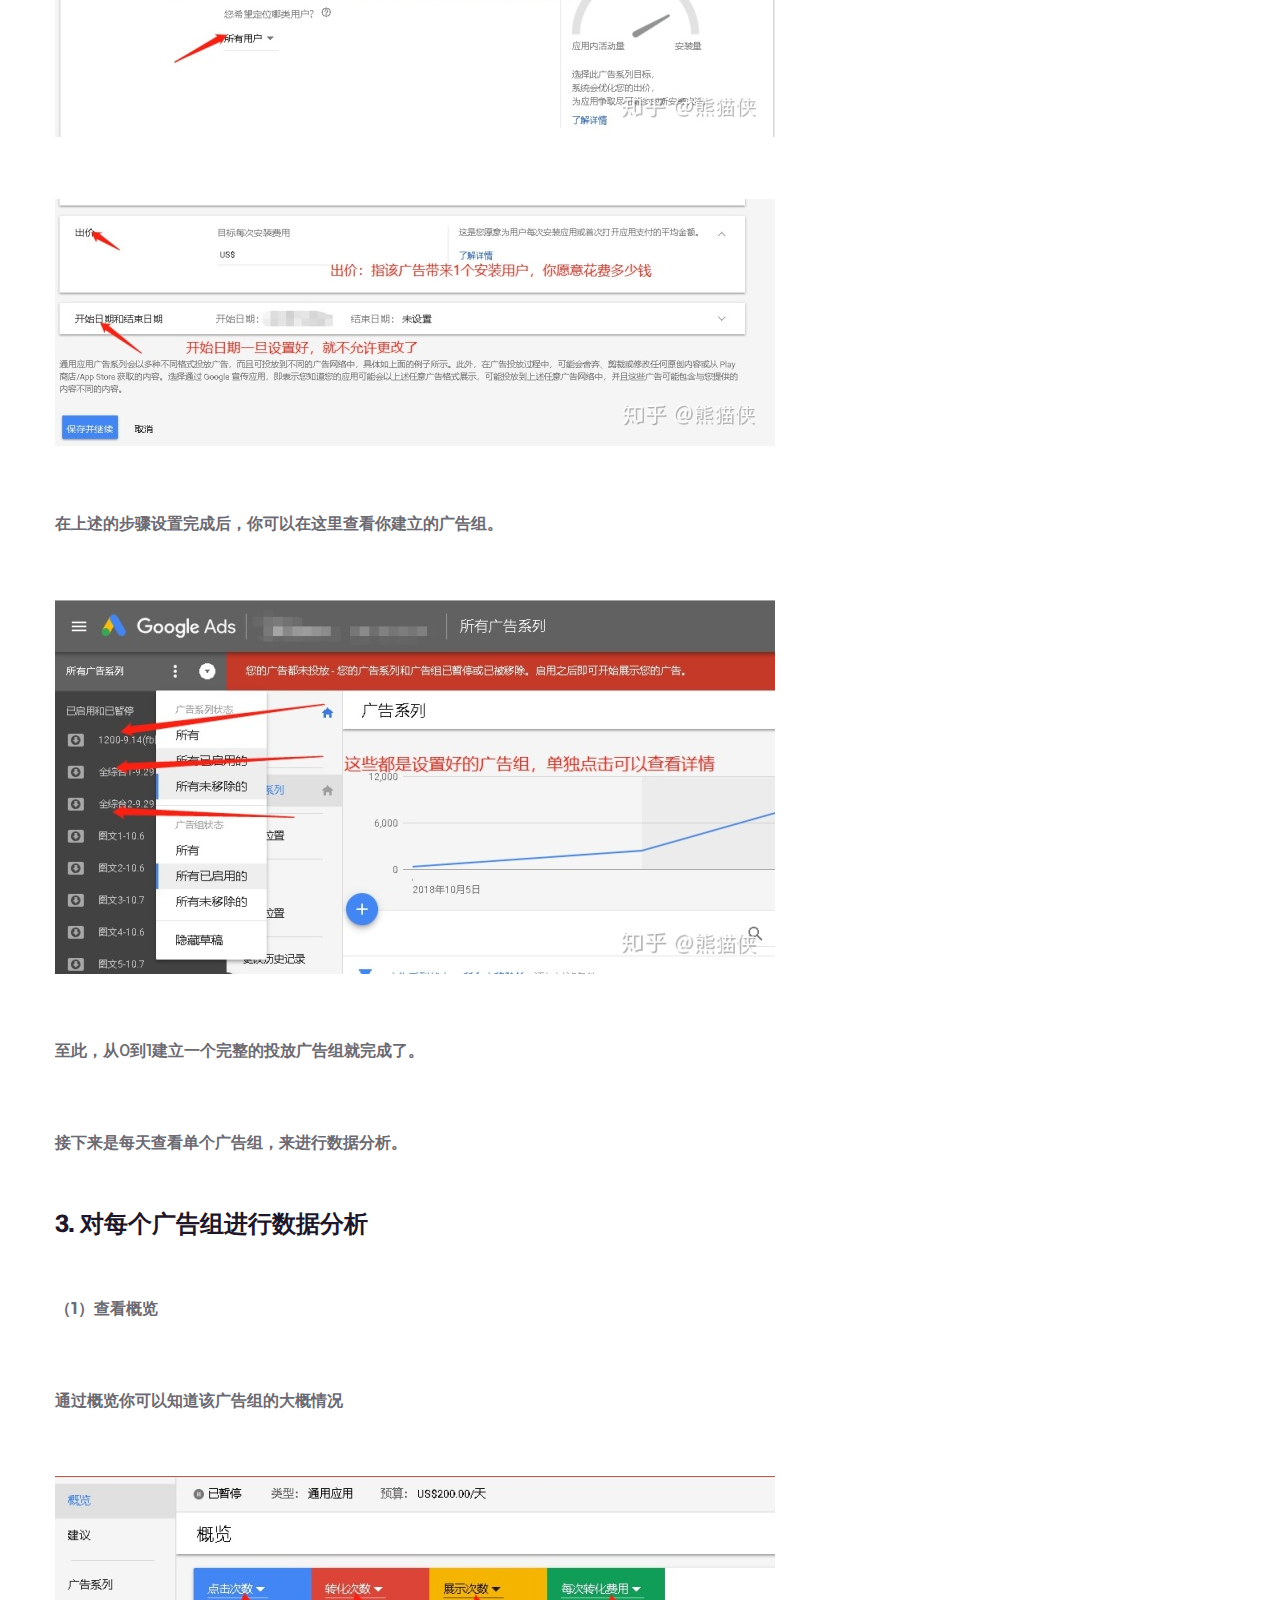
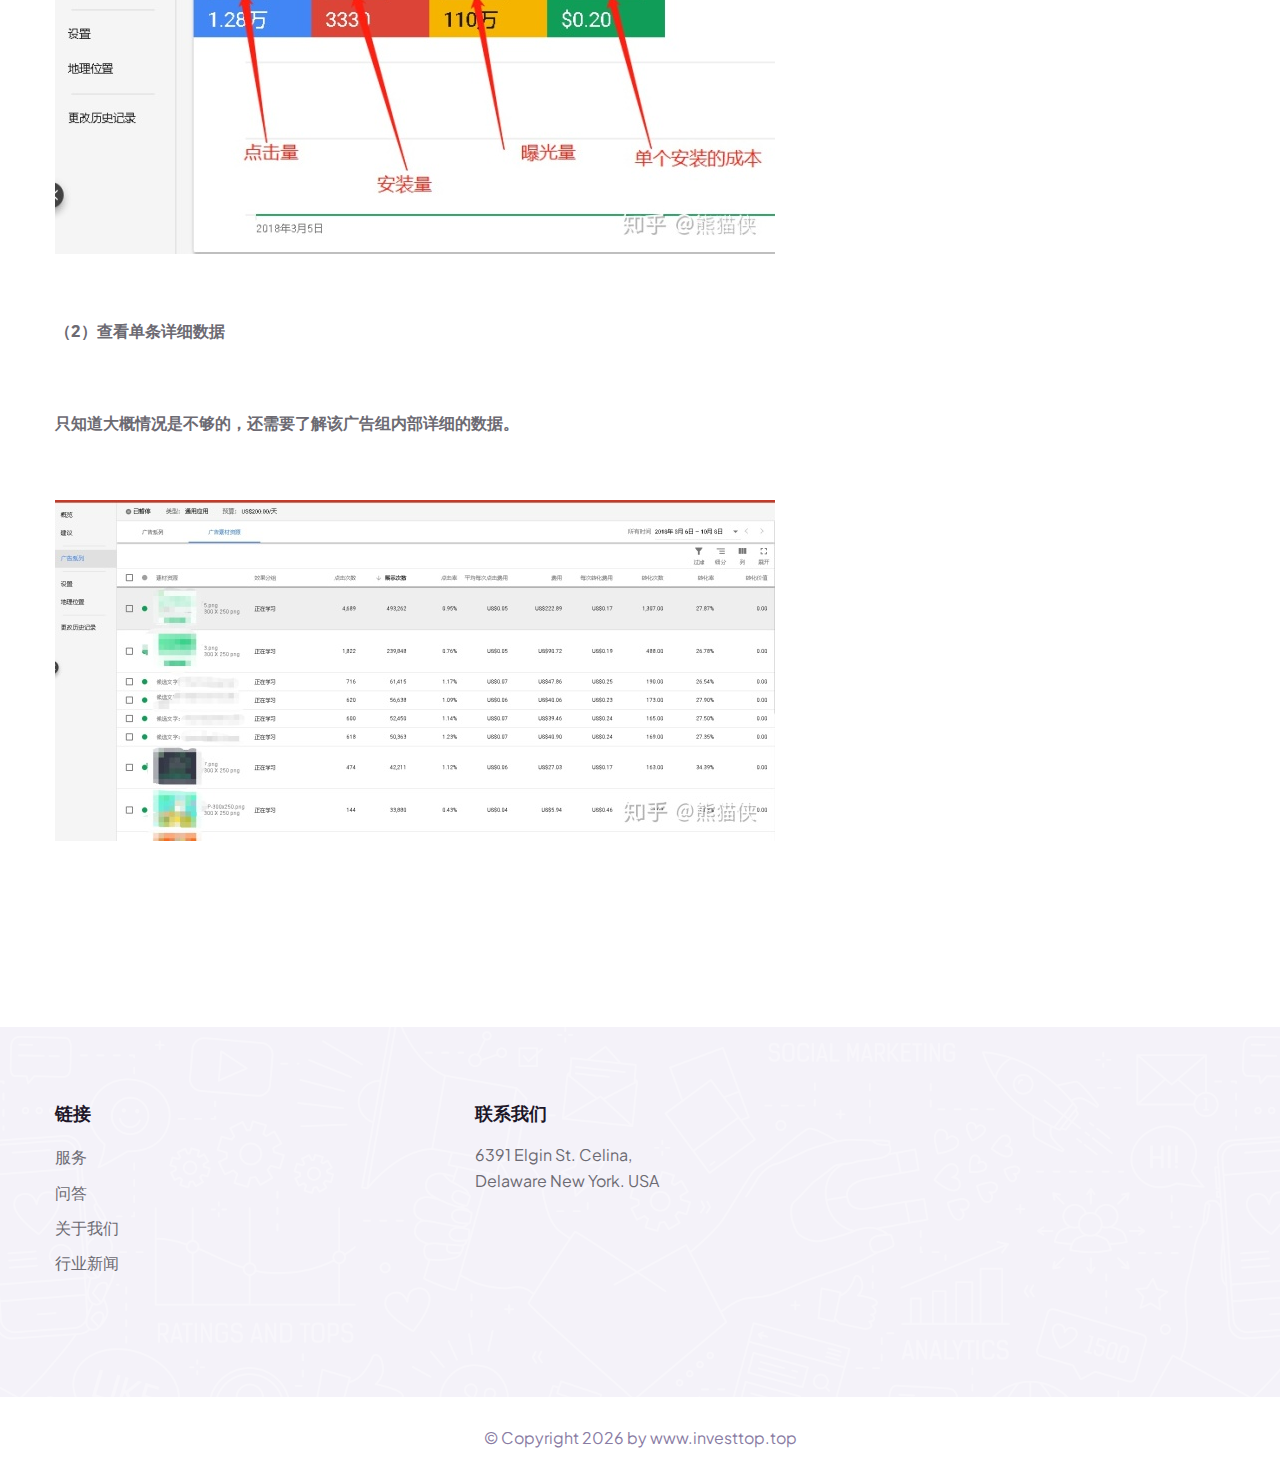
<file: blog-details-right2.html>
<!DOCTYPE html>
<!-- language -->
<html lang="en">

<head>
    <meta charset="UTF-8">
    <meta http-equiv="X-UA-Compatible" content="IE=edge">
    <meta name="viewport" content="width=device-width, initial-scale=1.0">
    <meta name="author" content="layerdrops">
    <meta name="description"
        content="Nionx is a modern and versatile SEO & Digital Marketing Figma template. It is specially designed for seo, social media marketing, digital marketing, search engine optimization, seo agency, marketing agency, advertising company, media agency and marketing agency business and websites.">
    <title>Nionx || SEO & Digital </title>
    <link rel="shortcut icon" href="assets/images/apple-touch-icon.png" type="image/x-icon">
    <link rel="apple-touch-icon" sizes="180x180" href="assets/images/apple-touch-icon.png">
    <link rel="manifest" href="/nionx-html/assets/images/favicons/site.webmanifest">
    <!-- fonts -->
    <link href="assets/css/css2.css" rel="stylesheet">
    <link rel="stylesheet" href="assets/css/bootstrap.min.css">
    <link rel="stylesheet" href="assets/css/bootstrap-select.min.css">
    <link rel="stylesheet" href="assets/css/animate.min.css">
    <link rel="stylesheet" href="assets/css/all.min.css">
    <link rel="stylesheet" href="assets/css/style.css">
    <link rel="stylesheet" href="assets/css/tiny-slider.css">
    <link rel="stylesheet" href="assets/css/owl.carousel.min.css">
    <link rel="stylesheet" href="assets/css/owl.theme.default.min.css">
    <link rel="stylesheet" href="assets/css/nionx.css">
    <!-- Google tag (gtag.js) -->
<script async src="https://www.googletagmanager.com/gtag/js?id=G-CHTDW9V05E"></script>
<script>
  window.dataLayer = window.dataLayer || [];
  function gtag(){dataLayer.push(arguments);}
  gtag('js', new Date());

  gtag('config', 'G-CHTDW9V05E');
</script>
</head>

<body class="custom-cursor">

    <!-- Custom Cursor -->
    <div class="custom-cursor__cursor"></div>
    <div class="custom-cursor__cursor-two"></div>

 

    <div class="page-wrapper">
    
        <header class="main-header main-header--three sticky-header-three sticky-header-three--normal">
            <div class="container-fluid">
                <div class="main-header__inner">
                    <div class="main-header__logo">
                        <a href="/">
                            <img src="assets/images/logo-light-2.png" alt="Nionx HTML" width="150">
                        </a>
                    </div><!-- /.main-header__logo -->

                    <nav class="main-header__nav main-menu">
                        <ul class="main-menu__list one-page-scroll-menu">
                            <li class="dropdown megamenu scrollToLink">
                                <a href="/">首页</a>
                            </li>
                            <li class="scrollToLink"><a href="/">服务</a></li>
                            <li class="scrollToLink"><a href="/">产品</a></li>
                            <li class="scrollToLink"><a href="/">问答</a></li>
                            <li class="scrollToLink"><a href="/">关于我们</a></li>
                            <li class="scrollToLink"><a href="/">行业新闻</a></li>
                        </ul>
                    </nav><!-- /.main-header__nav -->

                    <div class="main-header__right">
                        <a href="https://t.me/google_sudh" class="main-header__contact__btn nionx-btn">联系我们</a> 
                        <div class="mobile-nav__btn mobile-nav__toggler">
                            <span></span>
                            <span></span>
                            <span></span>
                        </div>
                    </div>
                </div><!-- /.main-header__inner -->
            </div><!-- /.container-fluid -->
        </header>


        <section class="page-header">
            <div class="page-header__bg"></div>
            <!-- /.page-header__bg -->
            <div class="container">
                <h2 class="page-header__title">新闻详情</h2>
                <ul class="nionx-breadcrumb list-unstyled">
                    <li><a href="/">首页</a></li>
                    <li><span>新闻详情</span></li>
                </ul><!-- /.thm-breadcrumb list-unstyled -->
            </div><!-- /.container -->
        </section><!-- /.page-header -->

        <section class="blog-one blog-one--page">
            <div class="container">
                <div class="row gutter-y-60">
                    <div class="col-lg-12">
                        <div class="blog-details">

                            <div class="blog-card blog-card-two @@extraClassName">
                     
                                <div class=" blog-card-two__content--two">
                                    <h3 class="blog-card__title wow fadeInUp" data-wow-delay='300ms'>新手Google广告账户开户+实操投放全流程</h3>
                                </div>

                                <div id="section-1">
                                    <h2 class="w-dyn-bind-empty"></h2>
                                    <div class="rich-text-block_blog start w-richtext">
                                        <h3>&zwj;<strong>一、个人怎么开google ads账户</strong></h3>
                                        <p>&zwj;</p>
                                        <h4><strong>1.1 个人开户流程</strong></h4>
                                        <p>&zwj;</p>
                                        <p>首先准备一个gmail邮箱，然后打开ads.google.com, 点击右上角的get started。</p>
                                        <figure class="w-richtext-figure-type-image w-richtext-align-fullwidth" style="max-width:908pxpx">
                                            <div><img src="assets/images/bole/63f42c267624236c8f6143ba.png" alt="">
                                            </div>
                                        </figure>
                                        <p>&zwj;</p>
                                        <p>&zwj;</p>
                                        <p>用准备好的gmail邮箱登录，登录的第一个页面，一定要选择“切换至专家模式”，否则开的账户是智能模式，很多功能没有。</p>
                                        <figure class="w-richtext-figure-type-image w-richtext-align-fullwidth" style="max-width:892pxpx">
                                            <div><img src="assets/images/bole/63f42c264b38dd28b8d9fe47.jpeg" alt="">
                                            </div>
                                        </figure>
                                        <p>&zwj;</p>
                                        <p>&zwj;</p>
                                        <p>接下来选择“直接创建账号而不制作广告系列”</p>
                                        <figure class="w-richtext-figure-type-image w-richtext-align-fullwidth" style="max-width:720pxpx">
                                            <div><img src="assets/images/bole/63f42c27e27914a9d2572ee2.jpeg" alt="">
                                            </div>
                                        </figure>
                                        <p>&zwj;</p>
                                        <p>接下来设置账户的国家，时区和币种</p>
                                        <p>&zwj;</p>
                                        <p><strong>注意：</strong></p>
                                        <p>（1）<strong>账户时区创建后无法修改</strong>，所以一开始就要设置好。时区只影响账户数据显示的时间，所以通常和我们的网站时区保持一致即可，方便我们看数据。可选时区与账单邮寄地址所在国家是对应的，所以要选择哪个国家的时区，就选择哪个账单国家。
                                        </p>
                                        <p>&zwj;</p>
                                        <p>（2）币种。<strong>币种开户后无法修改</strong>，一开始就要确认好。我们常用的币种是人民币和美金。</p>
                                        <p>&zwj;</p>
                                        <p>人民币账户：可申请发票，同时有6%的税（谷歌收取，无论要不要发票都会扣税）</p>
                                        <p>&zwj;</p>
                                        <p>美金账户：无发票，也不收税。</p>
                                        <p>&zwj;</p>
                                        <p>需要发票的公司就选择人民币币种，前面的账单邮寄地址国家也选中国。</p>
                                        <p>&zwj;</p>
                                        <p>其他要不要发票都可以的账户就选择美金币种，可以省下6%的税。</p>
                                        <figure class="w-richtext-figure-type-image w-richtext-align-fullwidth" style="max-width:720pxpx">
                                            <div><img src="assets/images/bole/63f42c27762423baf46143bb.jpeg" alt="">
                                            </div>
                                        </figure>
                                        <p>&zwj;</p>
                                        <p>&zwj;</p>
                                        <p>设置完成后点击“提交”。</p>
                                        <p>&zwj;</p>
                                        <p>账户创建完成。</p>
                                        <figure class="w-richtext-figure-type-image w-richtext-align-fullwidth" style="max-width:1033pxpx">
                                            <div><img src="assets/images/bole/63f42c276105942dfb1f8311.jpeg" alt="">
                                            </div>
                                        </figure>
                                        <p>&zwj;</p>
                                        <p>点击“探索您的账号”就到了账户页面了。</p>
                                        <p>&zwj;</p>
                                        <p>Tips: 账户右上角的一串数字就是我们的账户ID，也就是常说的CID，我们在联系谷歌时会让我们告知账户ID和登录邮箱来验证身份。</p>
                                        <figure class="w-richtext-figure-type-image w-richtext-align-fullwidth" style="max-width:720pxpx">
                                            <div><img src="assets/images/bole/63f42c27ffa3a394d22b3dc5.jpeg" alt="">
                                            </div>
                                        </figure>
                                        <p>&zwj;</p>
                                        <p>这样账户就创建完成了，可以开始创建广告了。</p>
                                        <p>&zwj;</p>
                                        <h4><strong>1.2 个人开的账户怎么充值</strong></h4>
                                        <p>&zwj;</p>
                                        <p>个人开的账户有2种充值方式：自己充值和找代理充值。</p>
                                        <p>&zwj;</p>
                                        <p><strong>（1） 自己充值</strong></p>
                                        <p>&zwj;</p>
                                        <p>点击账户右上角 设置与结算-结算摘要，绑定自己的信用卡或PayPal充值即可。（信用卡用没有银联标志的双币卡）</p>
                                        <figure class="w-richtext-figure-type-image w-richtext-align-fullwidth" style="max-width:366pxpx">
                                            <div><img src="assets/images/bole/63f42c2876242367196143f4.jpeg" alt="">
                                            </div>
                                        </figure>
                                        <p>&zwj;</p>
                                        <p>如果是用公司账户付款的人民币账户，要如实填写客户信息和邮寄地址，谷歌会根据这些信息开具发票和邮寄。</p>
                                        <p>&zwj;</p>
                                        <p><strong>（2） 找代理充值</strong></p>
                                        <p>&zwj;</p>
                                        <p>自己开户的账户一般都会用自己信用卡或者paypal充值，找代理充值的情况比较少。但是因为今年很多自己用信用卡充值的账户因为付款可疑被封了，严重的还无法退出余额，很多朋友为了保险，或者自己开的账户已经因为付款可以被封了，会选择找代理充值。
                                        </p>
                                        <p>&zwj;</p>
                                        <p>找代理充值只需要把账户ID发给代理，代理会发送一个账户关联申请给我们，我们同意关联后，代理就可以用他们的结算信息进行充值了。</p>
                                        <p>&zwj;</p>
                                        <h4><strong>1.3 代理开户有什么注意点</strong></h4>
                                        <p>&zwj;</p>
                                        <p>上面提到我们自己开户的账户是可以和代理关联，由代理进行充值。如果我们一开始就打算找代理充值，可以一开始就找代理开户。找代理开户只需要把开户信息（操作邮箱，账户时区，账户名称）发给代理，代理就可以进行开户和充值了，比较方便。
                                        </p>
                                        <p>&zwj;</p>
                                        <p><strong>找代理充值需要提前和代理确认好账户余额是否可退，</strong>比如如果我们的账户被封号，或者想停止投放，他们是否能把我们的账户余额全部退还。为避免可能的冲突，最好签合同说明余额可退。</p>
                                        <p>&zwj;</p>
                                        <h4><strong>1.4</strong> <strong>个人开户和代理开户有什么不同</strong></h4>
                                        <p>&zwj;</p>
                                        <p>从账户功能上讲，个人开户和代理开户是一样的。</p>
                                        <p>&zwj;</p>
                                        <p>个人开户和代理开户，比较大的不同在于：</p>
                                        <p>&zwj;</p>
                                        <p><strong>（1）
                                                充值方式不同。</strong>个人通过自己绑定信用卡，paypal或者通过公司账户付款，代理是后台设置结算资料，线下直接转账给谷歌。自己充值的账户有时会因为可疑付款被封号，代理充值不用担心付款安全性的问题。
                                        </p>
                                        <p>&zwj;</p>
                                        <p><strong>（2） 服务不同。</strong>个人开户是没有账户咨询等支持的，遇到问题只能联系谷歌的客服。代理开户一般代理可以提供一定的账户咨询服务。（这里说的是大部分情况，具体的还是得看合作的代理的服务）。
                                        </p>
                                        <p>&zwj;</p>
                                        <p>个人如果想在不找代理的前提下，得到账户支持，可以开户前与谷歌的客户经理取得联系。现在有专门的客户经理提供服务。</p>
                                        <p>&zwj;</p>
                                        <p><strong>（3） 代理开户的账户，如果消耗比较大可以找代理申请返点。</strong>个人开户的账户是无法申请返点的。个人的账户想拿到返点，，只能将账户关联到代理的MCC后，跟代理申请返点。</p>
                                        <p>&zwj;</p>
                                        <h4><strong>1.5</strong> <strong>谷歌广告有企业账户吗？</strong></h4>
                                        <p>&zwj;</p>
                                        <p>google ads账户并没有严格意义的个人账户和企业账户之分，每个账户的功能都是一样的。</p>
                                        <p>&zwj;</p>
                                        <h4><strong>1.6</strong> <strong>Google ads账户能申请发票吗？怎么申请发票</strong></h4>
                                        <p>&zwj;</p>
                                        <p>前面币种部分提到，人民币账户可以申请发票，同时账户也会扣6%的税。</p>
                                        <p>&zwj;</p>
                                        <p>我们在设置币种为人民币后，在设置结算时使用公司账户付款，并设置真实的发票邮寄地址，谷歌会每月自动邮寄发票。</p>
                                        <h3>&zwj;</h3>
                                        <h3><strong>二、Ads投放操作流程及详解</strong></h3>
                                        <p>&zwj;</p>
                                        <p>本节讲投放过程中的详情。</p>
                                        <p>&zwj;</p>
                                        <h4><strong>1. 账号要先关联</strong></h4>
                                        <p>&zwj;</p>
                                        <p>这里有两个地方的账号要先关联下：</p>
                                        <p>&zwj;</p>
                                        <p><strong>（1）将Firebase项目和你的ads投放经理账号相关联</strong></p>
                                        <p>&zwj;</p>
                                        <p>你的app应用需要接入谷歌官方指定的移动开发平台Firebase，一旦你的应用接入了该平台的SDK后，你的谷歌开发者账号就默认是该平台该app项目的所有者了。</p>
                                        <p>&zwj;</p>
                                        <figure class="w-richtext-figure-type-image w-richtext-align-fullwidth" style="max-width:720pxpx">
                                            <div><img src="assets/images/bole/63f42c27e27914c7ef572f28.jpeg" alt="">
                                            </div>
                                        </figure>
                                        <p>&zwj;</p>
                                        <p>在该项目中，添加你的Ads投放经理账号作为Firebase中项目管理员之一，并将其设置为“所有者”权限。其中的“Ads投放经理账号”顶级代理商会给你配置好的(不懂的，参考上面)</p>
                                        <p>&zwj;</p>
                                        <figure class="w-richtext-figure-type-image w-richtext-align-fullwidth" style="max-width:720pxpx">
                                            <div><img src="assets/images/bole/63f42c2744bf6397b8de32fa.jpeg" alt="">
                                            </div>
                                        </figure>
                                        <p><strong>&zwj;</strong></p>
                                        <p><strong>（2）在谷歌开发者后台中与“Ads经理账号的客户ID”相关联</strong></p>
                                        <p><strong>&zwj;</strong></p>
                                        <figure class="w-richtext-figure-type-image w-richtext-align-fullwidth" style="max-width:720pxpx">
                                            <div><img src="assets/images/bole/63f42c2761ac0c14883cf962.jpeg" alt="">
                                            </div>
                                        </figure>
                                        <p>&zwj;</p>
                                        <p>如图所示，在开发者后台提交关联申请后，你用于Ads投放的谷歌账号的电子邮箱内会收到请求关联的申请，点击确认即可。</p>
                                        <p>&zwj;</p>
                                        <figure class="w-richtext-figure-type-image w-richtext-align-fullwidth" style="max-width:720pxpx">
                                            <div><img src="assets/images/bole/63f42c28d975e9621cff80a7.jpeg" alt="">
                                            </div>
                                        </figure>
                                        <p>&zwj;</p>
                                        <h4><strong>2. 开始激动人心的Ads投放</strong></h4>
                                        <p>&zwj;</p>
                                        <p>建立广告组投放前有些小知识和小技巧。</p>
                                        <p>&zwj;</p>
                                        <p>如，你可以建立子账号来进行投放、每天投放前查看下预算是否充足（不充足的话，可能你的广告就投放不出去或者成本非常高）等等，若有兴趣的私聊我，这里就不在讲述了。</p>
                                        <p>&zwj;</p>
                                        <p><strong>第一步，建立广告素材组来投放广告。</strong></p>
                                        <p>&zwj;</p>
                                        <figure class="w-richtext-figure-type-image w-richtext-align-fullwidth" style="max-width:720pxpx">
                                            <div><img src="assets/images/bole/63f42c278a0b4e6226486805.jpeg" alt="">
                                            </div>
                                        </figure>
                                        <p>&zwj;</p>
                                        <figure class="w-richtext-figure-type-image w-richtext-align-fullwidth" style="max-width:720pxpx">
                                            <div><img src="assets/images/bole/63f42c285fd44d5ef5fdc690.jpeg" alt="">
                                            </div>
                                        </figure>
                                        <p>&zwj;</p>
                                        <p>如上述截图所示，选择完毕后点击继续。</p>
                                        <p>&zwj;</p>
                                        <figure class="w-richtext-figure-type-image w-richtext-align-fullwidth" style="max-width:720pxpx">
                                            <div><img src="assets/images/bole/63f42c2844bf634364de32fb.jpeg" alt="">
                                            </div>
                                        </figure>
                                        <p>&zwj;</p>
                                        <figure class="w-richtext-figure-type-image w-richtext-align-fullwidth" style="max-width:720pxpx">
                                            <div><img src="assets/images/bole/63f42c284b38dd2f19d9ff0c.jpeg" alt="">
                                            </div>
                                        </figure>
                                        <p>&zwj;</p>
                                        <figure class="w-richtext-figure-type-image w-richtext-align-fullwidth" style="max-width:720pxpx">
                                            <div><img src="assets/images/bole/63f42c286568211f3050b92f.jpeg" alt="">
                                            </div>
                                        </figure>
                                        <p>&zwj;</p>
                                        <figure class="w-richtext-figure-type-image w-richtext-align-fullwidth" style="max-width:720pxpx">
                                            <div><img src="assets/images/bole/63f42c29610594a1b51f8532.jpeg" alt="">
                                            </div>
                                        </figure>
                                        <p>&zwj;</p>
                                        <p>在上述的步骤设置完成后，你可以在这里查看你建立的广告组。</p>
                                        <p>&zwj;</p>
                                        <figure class="w-richtext-figure-type-image w-richtext-align-fullwidth" style="max-width:720pxpx">
                                            <div><img src="assets/images/bole/63f42c28d975e95014ff824e.jpeg" alt="">
                                            </div>
                                        </figure>
                                        <p>&zwj;</p>
                                        <p>至此，从0到1建立一个完整的投放广告组就完成了。</p>
                                        <p>&zwj;</p>
                                        <p>接下来是每天查看单个广告组，来进行数据分析。</p>
                                        <h4>&zwj;</h4>
                                        <h4><strong>3. 对每个广告组进行数据分析</strong></h4>
                                        <p><strong>&zwj;</strong></p>
                                        <p><strong>（1）查看概览</strong></p>
                                        <p>&zwj;</p>
                                        <p>通过概览你可以知道该广告组的大概情况</p>
                                        <p>&zwj;</p>
                                        <figure class="w-richtext-figure-type-image w-richtext-align-fullwidth" style="max-width:720pxpx">
                                            <div><img src="assets/images/bole/63f42c2861ac0cfe993cf963.jpeg" alt="">
                                            </div>
                                        </figure>
                                        <p>&zwj;</p>
                                        <p><strong>（2）查看单条详细数据</strong></p>
                                        <p>&zwj;</p>
                                        <p>只知道大概情况是不够的，还需要了解该广告组内部详细的数据。</p>
                                        <p>&zwj;</p>
                                        <figure class="w-richtext-figure-type-image w-richtext-align-fullwidth" style="max-width:720pxpx">
                                            <div><img src="assets/images/bole/63f42c295fd44d7637fdc6f2.jpeg" alt="">
                                            </div>
                                        </figure>
                                        <p>&zwj;</p>
                                    </div>
                                </div>

                            </div><!-- /.blog-card -->

                        
                        </div><!-- /.blog-details -->
 
                    </div>
              
                </div><!-- /.row -->
            </div><!-- /.container -->
        </section><!-- /.blog-one blog-one__page -->


        <footer class="main-footer__two">
            <div class="main-footer__two__bg" style="background-image: url(assets/images/footer-bg-1-2.png);"></div>


            <div class="main-footer__two__middle">
                <div class="container">
                    <div class="row">
                        <div class="col-md-6 col-xl-4">
                            <div class="footer-widget">
                                <div class="footer-widget--links">
                                    <h4 class="footer-widget__title">链接</h4>
                                    <ul class="list-unstyled footer-widget__links">
                                        <li class="footer-widget__links__item"><a href="#services">服务</a></li>
                                        <li class="footer-widget__links__item"><a href="#faq">问答</a></li>
                                        <li class="footer-widget__links__item"><a href="#about">关于我们</a></li>
                                        <li class="footer-widget__links__item"><a href="#new">行业新闻</a></li>
                                    </ul>
                                </div>
                            </div>
                        </div>
 

                        <div class="col-md-6 col-xl-4">
                            <div class="footer-widget">
                                <div class="footer-widget--about">
                                    <h4 class="footer-widget__title">联系我们</h4>
                                    <ul class="list-unstyled footer-widget__info">
                                        <li class="footer-widget__info__item"> <span class="footer-widget__text">6391
                                                Elgin St. Celina, Delaware New York. USA</span></li>
                                        
                                    </ul>
                                </div>
                            </div>
                        </div>


                    </div>
                </div>
            </div>

            <div class="main-footer__two__bottom">
                <div class="container">
                    <div class="main-footer__two__bottom__inner">
                        <p class="main-footer__two__copyright"> &copy; Copyright <span class="dynamic-year"></span> by www.investtop.top</p>
                    </div>
                </div>
            </div>

        </footer>

    </div><!-- /.page-wrapper -->


    <div class="mobile-nav__wrapper">
        <div class="mobile-nav__overlay mobile-nav__toggler"></div>
        <!-- /.mobile-nav__overlay -->
        <div class="mobile-nav__content">
            <span class="mobile-nav__close mobile-nav__toggler"><i class="fa fa-times"></i></span>

            <div class="logo-box">
                <a href="/" aria-label="logo image"><img src="assets/images/logo-light.png" width="155"
                        alt="logo image"></a>
            </div>
            <!-- /.logo-box -->
            <div class="mobile-nav__container"></div>
            <!-- /.mobile-nav__container -->
 
        </div>
        <!-- /.mobile-nav__content -->
    </div>


    <a href="#" data-target="html" class="scroll-to-target scroll-to-top">
        <span class="scroll-to-top__text">返回顶部</span>
        <span class="scroll-to-top__wrapper"><span class="scroll-to-top__inner"></span></span>
    </a>

    <script src="assets/js/jquery-3.7.0.min.js"></script>
    <script src="assets/js/owl.carousel.min.js"></script>
    <script src="assets/js/wow.js"></script>
    <script src="assets/js/nionx.js"></script>
</body>

</html>
</file>
<file: assets/css/css2.css>
/* latin-ext */
@font-face {
  font-family: 'DM Sans';
  font-style: italic;
  font-weight: 200;
  font-display: swap;
  src: url(../webfonts/rP2Fp2ywxg089UriCZa4ET-DNl0.woff2) format('woff2');
  unicode-range: U+0100-02AF, U+0304, U+0308, U+0329, U+1E00-1E9F, U+1EF2-1EFF, U+2020, U+20A0-20AB, U+20AD-20CF, U+2113, U+2C60-2C7F, U+A720-A7FF;
}
/* latin */
@font-face {
  font-family: 'DM Sans';
  font-style: italic;
  font-weight: 200;
  font-display: swap;
  src: url(../webfonts/rP2Fp2ywxg089UriCZa4Hz-D.woff2) format('woff2');
  unicode-range: U+0000-00FF, U+0131, U+0152-0153, U+02BB-02BC, U+02C6, U+02DA, U+02DC, U+0304, U+0308, U+0329, U+2000-206F, U+2074, U+20AC, U+2122, U+2191, U+2193, U+2212, U+2215, U+FEFF, U+FFFD;
}
/* latin-ext */
@font-face {
  font-family: 'DM Sans';
  font-style: italic;
  font-weight: 300;
  font-display: swap;
  src: url(../webfonts/rP2Fp2ywxg089UriCZa4ET-DNl0.woff2) format('woff2');
  unicode-range: U+0100-02AF, U+0304, U+0308, U+0329, U+1E00-1E9F, U+1EF2-1EFF, U+2020, U+20A0-20AB, U+20AD-20CF, U+2113, U+2C60-2C7F, U+A720-A7FF;
}
/* latin */
@font-face {
  font-family: 'DM Sans';
  font-style: italic;
  font-weight: 300;
  font-display: swap;
  src: url(../webfonts/rP2Fp2ywxg089UriCZa4Hz-D.woff2) format('woff2');
  unicode-range: U+0000-00FF, U+0131, U+0152-0153, U+02BB-02BC, U+02C6, U+02DA, U+02DC, U+0304, U+0308, U+0329, U+2000-206F, U+2074, U+20AC, U+2122, U+2191, U+2193, U+2212, U+2215, U+FEFF, U+FFFD;
}
/* latin-ext */
@font-face {
  font-family: 'DM Sans';
  font-style: italic;
  font-weight: 400;
  font-display: swap;
  src: url(../webfonts/rP2Fp2ywxg089UriCZa4ET-DNl0.woff2) format('woff2');
  unicode-range: U+0100-02AF, U+0304, U+0308, U+0329, U+1E00-1E9F, U+1EF2-1EFF, U+2020, U+20A0-20AB, U+20AD-20CF, U+2113, U+2C60-2C7F, U+A720-A7FF;
}
/* latin */
@font-face {
  font-family: 'DM Sans';
  font-style: italic;
  font-weight: 400;
  font-display: swap;
  src: url(../webfonts/rP2Fp2ywxg089UriCZa4Hz-D.woff2) format('woff2');
  unicode-range: U+0000-00FF, U+0131, U+0152-0153, U+02BB-02BC, U+02C6, U+02DA, U+02DC, U+0304, U+0308, U+0329, U+2000-206F, U+2074, U+20AC, U+2122, U+2191, U+2193, U+2212, U+2215, U+FEFF, U+FFFD;
}
/* latin-ext */
@font-face {
  font-family: 'DM Sans';
  font-style: italic;
  font-weight: 500;
  font-display: swap;
  src: url(../webfonts/rP2Fp2ywxg089UriCZa4ET-DNl0.woff2) format('woff2');
  unicode-range: U+0100-02AF, U+0304, U+0308, U+0329, U+1E00-1E9F, U+1EF2-1EFF, U+2020, U+20A0-20AB, U+20AD-20CF, U+2113, U+2C60-2C7F, U+A720-A7FF;
}
/* latin */
@font-face {
  font-family: 'DM Sans';
  font-style: italic;
  font-weight: 500;
  font-display: swap;
  src: url(../webfonts/rP2Fp2ywxg089UriCZa4Hz-D.woff2) format('woff2');
  unicode-range: U+0000-00FF, U+0131, U+0152-0153, U+02BB-02BC, U+02C6, U+02DA, U+02DC, U+0304, U+0308, U+0329, U+2000-206F, U+2074, U+20AC, U+2122, U+2191, U+2193, U+2212, U+2215, U+FEFF, U+FFFD;
}
/* latin-ext */
@font-face {
  font-family: 'DM Sans';
  font-style: italic;
  font-weight: 600;
  font-display: swap;
  src: url(../webfonts/rP2Fp2ywxg089UriCZa4ET-DNl0.woff2) format('woff2');
  unicode-range: U+0100-02AF, U+0304, U+0308, U+0329, U+1E00-1E9F, U+1EF2-1EFF, U+2020, U+20A0-20AB, U+20AD-20CF, U+2113, U+2C60-2C7F, U+A720-A7FF;
}
/* latin */
@font-face {
  font-family: 'DM Sans';
  font-style: italic;
  font-weight: 600;
  font-display: swap;
  src: url(../webfonts/rP2Fp2ywxg089UriCZa4Hz-D.woff2) format('woff2');
  unicode-range: U+0000-00FF, U+0131, U+0152-0153, U+02BB-02BC, U+02C6, U+02DA, U+02DC, U+0304, U+0308, U+0329, U+2000-206F, U+2074, U+20AC, U+2122, U+2191, U+2193, U+2212, U+2215, U+FEFF, U+FFFD;
}
/* latin-ext */
@font-face {
  font-family: 'DM Sans';
  font-style: italic;
  font-weight: 700;
  font-display: swap;
  src: url(../webfonts/rP2Fp2ywxg089UriCZa4ET-DNl0.woff2) format('woff2');
  unicode-range: U+0100-02AF, U+0304, U+0308, U+0329, U+1E00-1E9F, U+1EF2-1EFF, U+2020, U+20A0-20AB, U+20AD-20CF, U+2113, U+2C60-2C7F, U+A720-A7FF;
}
/* latin */
@font-face {
  font-family: 'DM Sans';
  font-style: italic;
  font-weight: 700;
  font-display: swap;
  src: url(../webfonts/rP2Fp2ywxg089UriCZa4Hz-D.woff2) format('woff2');
  unicode-range: U+0000-00FF, U+0131, U+0152-0153, U+02BB-02BC, U+02C6, U+02DA, U+02DC, U+0304, U+0308, U+0329, U+2000-206F, U+2074, U+20AC, U+2122, U+2191, U+2193, U+2212, U+2215, U+FEFF, U+FFFD;
}
/* latin-ext */
@font-face {
  font-family: 'DM Sans';
  font-style: italic;
  font-weight: 800;
  font-display: swap;
  src: url(../webfonts/rP2Fp2ywxg089UriCZa4ET-DNl0.woff2) format('woff2');
  unicode-range: U+0100-02AF, U+0304, U+0308, U+0329, U+1E00-1E9F, U+1EF2-1EFF, U+2020, U+20A0-20AB, U+20AD-20CF, U+2113, U+2C60-2C7F, U+A720-A7FF;
}
/* latin */
@font-face {
  font-family: 'DM Sans';
  font-style: italic;
  font-weight: 800;
  font-display: swap;
  src: url(../webfonts/rP2Fp2ywxg089UriCZa4Hz-D.woff2) format('woff2');
  unicode-range: U+0000-00FF, U+0131, U+0152-0153, U+02BB-02BC, U+02C6, U+02DA, U+02DC, U+0304, U+0308, U+0329, U+2000-206F, U+2074, U+20AC, U+2122, U+2191, U+2193, U+2212, U+2215, U+FEFF, U+FFFD;
}
/* latin-ext */
@font-face {
  font-family: 'DM Sans';
  font-style: italic;
  font-weight: 900;
  font-display: swap;
  src: url(../webfonts/rP2Fp2ywxg089UriCZa4ET-DNl0.woff2) format('woff2');
  unicode-range: U+0100-02AF, U+0304, U+0308, U+0329, U+1E00-1E9F, U+1EF2-1EFF, U+2020, U+20A0-20AB, U+20AD-20CF, U+2113, U+2C60-2C7F, U+A720-A7FF;
}
/* latin */
@font-face {
  font-family: 'DM Sans';
  font-style: italic;
  font-weight: 900;
  font-display: swap;
  src: url(../webfonts/rP2Fp2ywxg089UriCZa4Hz-D.woff2) format('woff2');
  unicode-range: U+0000-00FF, U+0131, U+0152-0153, U+02BB-02BC, U+02C6, U+02DA, U+02DC, U+0304, U+0308, U+0329, U+2000-206F, U+2074, U+20AC, U+2122, U+2191, U+2193, U+2212, U+2215, U+FEFF, U+FFFD;
}
/* latin-ext */
@font-face {
  font-family: 'DM Sans';
  font-style: normal;
  font-weight: 200;
  font-display: swap;
  src: url(../webfonts/rP2Hp2ywxg089UriCZ2IHSeH.woff2) format('woff2');
  unicode-range: U+0100-02AF, U+0304, U+0308, U+0329, U+1E00-1E9F, U+1EF2-1EFF, U+2020, U+20A0-20AB, U+20AD-20CF, U+2113, U+2C60-2C7F, U+A720-A7FF;
}
/* latin */
@font-face {
  font-family: 'DM Sans';
  font-style: normal;
  font-weight: 200;
  font-display: swap;
  src: url(../webfonts/rP2Hp2ywxg089UriCZOIHQ.woff2) format('woff2');
  unicode-range: U+0000-00FF, U+0131, U+0152-0153, U+02BB-02BC, U+02C6, U+02DA, U+02DC, U+0304, U+0308, U+0329, U+2000-206F, U+2074, U+20AC, U+2122, U+2191, U+2193, U+2212, U+2215, U+FEFF, U+FFFD;
}
/* latin-ext */
@font-face {
  font-family: 'DM Sans';
  font-style: normal;
  font-weight: 300;
  font-display: swap;
  src: url(../webfonts/rP2Hp2ywxg089UriCZ2IHSeH.woff2) format('woff2');
  unicode-range: U+0100-02AF, U+0304, U+0308, U+0329, U+1E00-1E9F, U+1EF2-1EFF, U+2020, U+20A0-20AB, U+20AD-20CF, U+2113, U+2C60-2C7F, U+A720-A7FF;
}
/* latin */
@font-face {
  font-family: 'DM Sans';
  font-style: normal;
  font-weight: 300;
  font-display: swap;
  src: url(../webfonts/rP2Hp2ywxg089UriCZOIHQ.woff2) format('woff2');
  unicode-range: U+0000-00FF, U+0131, U+0152-0153, U+02BB-02BC, U+02C6, U+02DA, U+02DC, U+0304, U+0308, U+0329, U+2000-206F, U+2074, U+20AC, U+2122, U+2191, U+2193, U+2212, U+2215, U+FEFF, U+FFFD;
}
/* latin-ext */
@font-face {
  font-family: 'DM Sans';
  font-style: normal;
  font-weight: 400;
  font-display: swap;
  src: url(../webfonts/rP2Hp2ywxg089UriCZ2IHSeH.woff2) format('woff2');
  unicode-range: U+0100-02AF, U+0304, U+0308, U+0329, U+1E00-1E9F, U+1EF2-1EFF, U+2020, U+20A0-20AB, U+20AD-20CF, U+2113, U+2C60-2C7F, U+A720-A7FF;
}
/* latin */
@font-face {
  font-family: 'DM Sans';
  font-style: normal;
  font-weight: 400;
  font-display: swap;
  src: url(../webfonts/rP2Hp2ywxg089UriCZOIHQ.woff2) format('woff2');
  unicode-range: U+0000-00FF, U+0131, U+0152-0153, U+02BB-02BC, U+02C6, U+02DA, U+02DC, U+0304, U+0308, U+0329, U+2000-206F, U+2074, U+20AC, U+2122, U+2191, U+2193, U+2212, U+2215, U+FEFF, U+FFFD;
}
/* latin-ext */
@font-face {
  font-family: 'DM Sans';
  font-style: normal;
  font-weight: 500;
  font-display: swap;
  src: url(../webfonts/rP2Hp2ywxg089UriCZ2IHSeH.woff2) format('woff2');
  unicode-range: U+0100-02AF, U+0304, U+0308, U+0329, U+1E00-1E9F, U+1EF2-1EFF, U+2020, U+20A0-20AB, U+20AD-20CF, U+2113, U+2C60-2C7F, U+A720-A7FF;
}
/* latin */
@font-face {
  font-family: 'DM Sans';
  font-style: normal;
  font-weight: 500;
  font-display: swap;
  src: url(../webfonts/rP2Hp2ywxg089UriCZOIHQ.woff2) format('woff2');
  unicode-range: U+0000-00FF, U+0131, U+0152-0153, U+02BB-02BC, U+02C6, U+02DA, U+02DC, U+0304, U+0308, U+0329, U+2000-206F, U+2074, U+20AC, U+2122, U+2191, U+2193, U+2212, U+2215, U+FEFF, U+FFFD;
}
/* latin-ext */
@font-face {
  font-family: 'DM Sans';
  font-style: normal;
  font-weight: 600;
  font-display: swap;
  src: url(../webfonts/rP2Hp2ywxg089UriCZ2IHSeH.woff2) format('woff2');
  unicode-range: U+0100-02AF, U+0304, U+0308, U+0329, U+1E00-1E9F, U+1EF2-1EFF, U+2020, U+20A0-20AB, U+20AD-20CF, U+2113, U+2C60-2C7F, U+A720-A7FF;
}
/* latin */
@font-face {
  font-family: 'DM Sans';
  font-style: normal;
  font-weight: 600;
  font-display: swap;
  src: url(../webfonts/rP2Hp2ywxg089UriCZOIHQ.woff2) format('woff2');
  unicode-range: U+0000-00FF, U+0131, U+0152-0153, U+02BB-02BC, U+02C6, U+02DA, U+02DC, U+0304, U+0308, U+0329, U+2000-206F, U+2074, U+20AC, U+2122, U+2191, U+2193, U+2212, U+2215, U+FEFF, U+FFFD;
}
/* latin-ext */
@font-face {
  font-family: 'DM Sans';
  font-style: normal;
  font-weight: 700;
  font-display: swap;
  src: url(../webfonts/rP2Hp2ywxg089UriCZ2IHSeH.woff2) format('woff2');
  unicode-range: U+0100-02AF, U+0304, U+0308, U+0329, U+1E00-1E9F, U+1EF2-1EFF, U+2020, U+20A0-20AB, U+20AD-20CF, U+2113, U+2C60-2C7F, U+A720-A7FF;
}
/* latin */
@font-face {
  font-family: 'DM Sans';
  font-style: normal;
  font-weight: 700;
  font-display: swap;
  src: url(../webfonts/rP2Hp2ywxg089UriCZOIHQ.woff2) format('woff2');
  unicode-range: U+0000-00FF, U+0131, U+0152-0153, U+02BB-02BC, U+02C6, U+02DA, U+02DC, U+0304, U+0308, U+0329, U+2000-206F, U+2074, U+20AC, U+2122, U+2191, U+2193, U+2212, U+2215, U+FEFF, U+FFFD;
}
/* latin-ext */
@font-face {
  font-family: 'DM Sans';
  font-style: normal;
  font-weight: 800;
  font-display: swap;
  src: url(../webfonts/rP2Hp2ywxg089UriCZ2IHSeH.woff2) format('woff2');
  unicode-range: U+0100-02AF, U+0304, U+0308, U+0329, U+1E00-1E9F, U+1EF2-1EFF, U+2020, U+20A0-20AB, U+20AD-20CF, U+2113, U+2C60-2C7F, U+A720-A7FF;
}
/* latin */
@font-face {
  font-family: 'DM Sans';
  font-style: normal;
  font-weight: 800;
  font-display: swap;
  src: url(../webfonts/rP2Hp2ywxg089UriCZOIHQ.woff2) format('woff2');
  unicode-range: U+0000-00FF, U+0131, U+0152-0153, U+02BB-02BC, U+02C6, U+02DA, U+02DC, U+0304, U+0308, U+0329, U+2000-206F, U+2074, U+20AC, U+2122, U+2191, U+2193, U+2212, U+2215, U+FEFF, U+FFFD;
}
/* latin-ext */
@font-face {
  font-family: 'DM Sans';
  font-style: normal;
  font-weight: 900;
  font-display: swap;
  src: url(../webfonts/rP2Hp2ywxg089UriCZ2IHSeH.woff2) format('woff2');
  unicode-range: U+0100-02AF, U+0304, U+0308, U+0329, U+1E00-1E9F, U+1EF2-1EFF, U+2020, U+20A0-20AB, U+20AD-20CF, U+2113, U+2C60-2C7F, U+A720-A7FF;
}
/* latin */
@font-face {
  font-family: 'DM Sans';
  font-style: normal;
  font-weight: 900;
  font-display: swap;
  src: url(../webfonts/rP2Hp2ywxg089UriCZOIHQ.woff2) format('woff2');
  unicode-range: U+0000-00FF, U+0131, U+0152-0153, U+02BB-02BC, U+02C6, U+02DA, U+02DC, U+0304, U+0308, U+0329, U+2000-206F, U+2074, U+20AC, U+2122, U+2191, U+2193, U+2212, U+2215, U+FEFF, U+FFFD;
}
/* latin-ext */
@font-face {
  font-family: 'DM Sans';
  font-style: normal;
  font-weight: 1000;
  font-display: swap;
  src: url(../webfonts/rP2Hp2ywxg089UriCZ2IHSeH.woff2) format('woff2');
  unicode-range: U+0100-02AF, U+0304, U+0308, U+0329, U+1E00-1E9F, U+1EF2-1EFF, U+2020, U+20A0-20AB, U+20AD-20CF, U+2113, U+2C60-2C7F, U+A720-A7FF;
}
/* latin */
@font-face {
  font-family: 'DM Sans';
  font-style: normal;
  font-weight: 1000;
  font-display: swap;
  src: url(../webfonts/rP2Hp2ywxg089UriCZOIHQ.woff2) format('woff2');
  unicode-range: U+0000-00FF, U+0131, U+0152-0153, U+02BB-02BC, U+02C6, U+02DA, U+02DC, U+0304, U+0308, U+0329, U+2000-206F, U+2074, U+20AC, U+2122, U+2191, U+2193, U+2212, U+2215, U+FEFF, U+FFFD;
}
/* latin-ext */
@font-face {
  font-family: 'Instrument Sans';
  font-style: italic;
  font-weight: 400;
  font-stretch: 100%;
  font-display: swap;
  src: url(../webfonts/pxitypc9vsFDm051Uf6KVwgkfoSbSnNPooZAN0lInHGpCWNu2ZGRu3k.woff2) format('woff2');
  unicode-range: U+0100-02AF, U+0304, U+0308, U+0329, U+1E00-1E9F, U+1EF2-1EFF, U+2020, U+20A0-20AB, U+20AD-20CF, U+2113, U+2C60-2C7F, U+A720-A7FF;
}
/* latin */
@font-face {
  font-family: 'Instrument Sans';
  font-style: italic;
  font-weight: 400;
  font-stretch: 100%;
  font-display: swap;
  src: url(../webfonts/pxitypc9vsFDm051Uf6KVwgkfoSbSnNPooZAN0lInHGpCWNu15GR.woff2) format('woff2');
  unicode-range: U+0000-00FF, U+0131, U+0152-0153, U+02BB-02BC, U+02C6, U+02DA, U+02DC, U+0304, U+0308, U+0329, U+2000-206F, U+2074, U+20AC, U+2122, U+2191, U+2193, U+2212, U+2215, U+FEFF, U+FFFD;
}
/* latin-ext */
@font-face {
  font-family: 'Instrument Sans';
  font-style: italic;
  font-weight: 500;
  font-stretch: 100%;
  font-display: swap;
  src: url(../webfonts/pxitypc9vsFDm051Uf6KVwgkfoSbSnNPooZAN0lInHGpCWNu2ZGRu3k.woff2) format('woff2');
  unicode-range: U+0100-02AF, U+0304, U+0308, U+0329, U+1E00-1E9F, U+1EF2-1EFF, U+2020, U+20A0-20AB, U+20AD-20CF, U+2113, U+2C60-2C7F, U+A720-A7FF;
}
/* latin */
@font-face {
  font-family: 'Instrument Sans';
  font-style: italic;
  font-weight: 500;
  font-stretch: 100%;
  font-display: swap;
  src: url(../webfonts/pxitypc9vsFDm051Uf6KVwgkfoSbSnNPooZAN0lInHGpCWNu15GR.woff2) format('woff2');
  unicode-range: U+0000-00FF, U+0131, U+0152-0153, U+02BB-02BC, U+02C6, U+02DA, U+02DC, U+0304, U+0308, U+0329, U+2000-206F, U+2074, U+20AC, U+2122, U+2191, U+2193, U+2212, U+2215, U+FEFF, U+FFFD;
}
/* latin-ext */
@font-face {
  font-family: 'Instrument Sans';
  font-style: italic;
  font-weight: 600;
  font-stretch: 100%;
  font-display: swap;
  src: url(../webfonts/pxitypc9vsFDm051Uf6KVwgkfoSbSnNPooZAN0lInHGpCWNu2ZGRu3k.woff2) format('woff2');
  unicode-range: U+0100-02AF, U+0304, U+0308, U+0329, U+1E00-1E9F, U+1EF2-1EFF, U+2020, U+20A0-20AB, U+20AD-20CF, U+2113, U+2C60-2C7F, U+A720-A7FF;
}
/* latin */
@font-face {
  font-family: 'Instrument Sans';
  font-style: italic;
  font-weight: 600;
  font-stretch: 100%;
  font-display: swap;
  src: url(../webfonts/pxitypc9vsFDm051Uf6KVwgkfoSbSnNPooZAN0lInHGpCWNu15GR.woff2) format('woff2');
  unicode-range: U+0000-00FF, U+0131, U+0152-0153, U+02BB-02BC, U+02C6, U+02DA, U+02DC, U+0304, U+0308, U+0329, U+2000-206F, U+2074, U+20AC, U+2122, U+2191, U+2193, U+2212, U+2215, U+FEFF, U+FFFD;
}
/* latin-ext */
@font-face {
  font-family: 'Instrument Sans';
  font-style: italic;
  font-weight: 700;
  font-stretch: 100%;
  font-display: swap;
  src: url(../webfonts/pxitypc9vsFDm051Uf6KVwgkfoSbSnNPooZAN0lInHGpCWNu2ZGRu3k.woff2) format('woff2');
  unicode-range: U+0100-02AF, U+0304, U+0308, U+0329, U+1E00-1E9F, U+1EF2-1EFF, U+2020, U+20A0-20AB, U+20AD-20CF, U+2113, U+2C60-2C7F, U+A720-A7FF;
}
/* latin */
@font-face {
  font-family: 'Instrument Sans';
  font-style: italic;
  font-weight: 700;
  font-stretch: 100%;
  font-display: swap;
  src: url(../webfonts/pxitypc9vsFDm051Uf6KVwgkfoSbSnNPooZAN0lInHGpCWNu15GR.woff2) format('woff2');
  unicode-range: U+0000-00FF, U+0131, U+0152-0153, U+02BB-02BC, U+02C6, U+02DA, U+02DC, U+0304, U+0308, U+0329, U+2000-206F, U+2074, U+20AC, U+2122, U+2191, U+2193, U+2212, U+2215, U+FEFF, U+FFFD;
}
/* latin-ext */
@font-face {
  font-family: 'Instrument Sans';
  font-style: normal;
  font-weight: 400;
  font-stretch: 100%;
  font-display: swap;
  src: url(../webfonts/pxiTypc9vsFDm051Uf6KVwgkfoSxQ0GsQv8ToedPibnr0She1YmV.woff2) format('woff2');
  unicode-range: U+0100-02AF, U+0304, U+0308, U+0329, U+1E00-1E9F, U+1EF2-1EFF, U+2020, U+20A0-20AB, U+20AD-20CF, U+2113, U+2C60-2C7F, U+A720-A7FF;
}
/* latin */
@font-face {
  font-family: 'Instrument Sans';
  font-style: normal;
  font-weight: 400;
  font-stretch: 100%;
  font-display: swap;
  src: url(../webfonts/pxiTypc9vsFDm051Uf6KVwgkfoSxQ0GsQv8ToedPibnr0SZe1Q.woff2) format('woff2');
  unicode-range: U+0000-00FF, U+0131, U+0152-0153, U+02BB-02BC, U+02C6, U+02DA, U+02DC, U+0304, U+0308, U+0329, U+2000-206F, U+2074, U+20AC, U+2122, U+2191, U+2193, U+2212, U+2215, U+FEFF, U+FFFD;
}
/* latin-ext */
@font-face {
  font-family: 'Instrument Sans';
  font-style: normal;
  font-weight: 500;
  font-stretch: 100%;
  font-display: swap;
  src: url(../webfonts/pxiTypc9vsFDm051Uf6KVwgkfoSxQ0GsQv8ToedPibnr0She1YmV.woff2) format('woff2');
  unicode-range: U+0100-02AF, U+0304, U+0308, U+0329, U+1E00-1E9F, U+1EF2-1EFF, U+2020, U+20A0-20AB, U+20AD-20CF, U+2113, U+2C60-2C7F, U+A720-A7FF;
}
/* latin */
@font-face {
  font-family: 'Instrument Sans';
  font-style: normal;
  font-weight: 500;
  font-stretch: 100%;
  font-display: swap;
  src: url(../webfonts/pxiTypc9vsFDm051Uf6KVwgkfoSxQ0GsQv8ToedPibnr0SZe1Q.woff2) format('woff2');
  unicode-range: U+0000-00FF, U+0131, U+0152-0153, U+02BB-02BC, U+02C6, U+02DA, U+02DC, U+0304, U+0308, U+0329, U+2000-206F, U+2074, U+20AC, U+2122, U+2191, U+2193, U+2212, U+2215, U+FEFF, U+FFFD;
}
/* latin-ext */
@font-face {
  font-family: 'Instrument Sans';
  font-style: normal;
  font-weight: 600;
  font-stretch: 100%;
  font-display: swap;
  src: url(../webfonts/pxiTypc9vsFDm051Uf6KVwgkfoSxQ0GsQv8ToedPibnr0She1YmV.woff2) format('woff2');
  unicode-range: U+0100-02AF, U+0304, U+0308, U+0329, U+1E00-1E9F, U+1EF2-1EFF, U+2020, U+20A0-20AB, U+20AD-20CF, U+2113, U+2C60-2C7F, U+A720-A7FF;
}
/* latin */
@font-face {
  font-family: 'Instrument Sans';
  font-style: normal;
  font-weight: 600;
  font-stretch: 100%;
  font-display: swap;
  src: url(../webfonts/pxiTypc9vsFDm051Uf6KVwgkfoSxQ0GsQv8ToedPibnr0SZe1Q.woff2) format('woff2');
  unicode-range: U+0000-00FF, U+0131, U+0152-0153, U+02BB-02BC, U+02C6, U+02DA, U+02DC, U+0304, U+0308, U+0329, U+2000-206F, U+2074, U+20AC, U+2122, U+2191, U+2193, U+2212, U+2215, U+FEFF, U+FFFD;
}
/* latin-ext */
@font-face {
  font-family: 'Instrument Sans';
  font-style: normal;
  font-weight: 700;
  font-stretch: 100%;
  font-display: swap;
  src: url(../webfonts/pxiTypc9vsFDm051Uf6KVwgkfoSxQ0GsQv8ToedPibnr0She1YmV.woff2) format('woff2');
  unicode-range: U+0100-02AF, U+0304, U+0308, U+0329, U+1E00-1E9F, U+1EF2-1EFF, U+2020, U+20A0-20AB, U+20AD-20CF, U+2113, U+2C60-2C7F, U+A720-A7FF;
}
/* latin */
@font-face {
  font-family: 'Instrument Sans';
  font-style: normal;
  font-weight: 700;
  font-stretch: 100%;
  font-display: swap;
  src: url(../webfonts/pxiTypc9vsFDm051Uf6KVwgkfoSxQ0GsQv8ToedPibnr0SZe1Q.woff2) format('woff2');
  unicode-range: U+0000-00FF, U+0131, U+0152-0153, U+02BB-02BC, U+02C6, U+02DA, U+02DC, U+0304, U+0308, U+0329, U+2000-206F, U+2074, U+20AC, U+2122, U+2191, U+2193, U+2212, U+2215, U+FEFF, U+FFFD;
}
/* cyrillic-ext */
@font-face {
  font-family: 'Plus Jakarta Sans';
  font-style: normal;
  font-weight: 300;
  font-display: swap;
  src: url(../webfonts/LDIoaomQNQcsA88c7O9yZ4KMCoOg4Ko70yyygA.woff2) format('woff2');
  unicode-range: U+0460-052F, U+1C80-1C88, U+20B4, U+2DE0-2DFF, U+A640-A69F, U+FE2E-FE2F;
}
/* vietnamese */
@font-face {
  font-family: 'Plus Jakarta Sans';
  font-style: normal;
  font-weight: 300;
  font-display: swap;
  src: url(../webfonts/LDIoaomQNQcsA88c7O9yZ4KMCoOg4Ko50yyygA.woff2) format('woff2');
  unicode-range: U+0102-0103, U+0110-0111, U+0128-0129, U+0168-0169, U+01A0-01A1, U+01AF-01B0, U+0300-0301, U+0303-0304, U+0308-0309, U+0323, U+0329, U+1EA0-1EF9, U+20AB;
}
/* latin-ext */
@font-face {
  font-family: 'Plus Jakarta Sans';
  font-style: normal;
  font-weight: 300;
  font-display: swap;
  src: url(../webfonts/LDIoaomQNQcsA88c7O9yZ4KMCoOg4Ko40yyygA.woff2) format('woff2');
  unicode-range: U+0100-02AF, U+0304, U+0308, U+0329, U+1E00-1E9F, U+1EF2-1EFF, U+2020, U+20A0-20AB, U+20AD-20CF, U+2113, U+2C60-2C7F, U+A720-A7FF;
}
/* latin */
@font-face {
  font-family: 'Plus Jakarta Sans';
  font-style: normal;
  font-weight: 300;
  font-display: swap;
  src: url(../webfonts/LDIoaomQNQcsA88c7O9yZ4KMCoOg4Ko20yw.woff2) format('woff2');
  unicode-range: U+0000-00FF, U+0131, U+0152-0153, U+02BB-02BC, U+02C6, U+02DA, U+02DC, U+0304, U+0308, U+0329, U+2000-206F, U+2074, U+20AC, U+2122, U+2191, U+2193, U+2212, U+2215, U+FEFF, U+FFFD;
}
/* cyrillic-ext */
@font-face {
  font-family: 'Plus Jakarta Sans';
  font-style: normal;
  font-weight: 400;
  font-display: swap;
  src: url(../webfonts/LDIoaomQNQcsA88c7O9yZ4KMCoOg4Ko70yyygA.woff2) format('woff2');
  unicode-range: U+0460-052F, U+1C80-1C88, U+20B4, U+2DE0-2DFF, U+A640-A69F, U+FE2E-FE2F;
}
/* vietnamese */
@font-face {
  font-family: 'Plus Jakarta Sans';
  font-style: normal;
  font-weight: 400;
  font-display: swap;
  src: url(../webfonts/LDIoaomQNQcsA88c7O9yZ4KMCoOg4Ko50yyygA.woff2) format('woff2');
  unicode-range: U+0102-0103, U+0110-0111, U+0128-0129, U+0168-0169, U+01A0-01A1, U+01AF-01B0, U+0300-0301, U+0303-0304, U+0308-0309, U+0323, U+0329, U+1EA0-1EF9, U+20AB;
}
/* latin-ext */
@font-face {
  font-family: 'Plus Jakarta Sans';
  font-style: normal;
  font-weight: 400;
  font-display: swap;
  src: url(../webfonts/LDIoaomQNQcsA88c7O9yZ4KMCoOg4Ko40yyygA.woff2) format('woff2');
  unicode-range: U+0100-02AF, U+0304, U+0308, U+0329, U+1E00-1E9F, U+1EF2-1EFF, U+2020, U+20A0-20AB, U+20AD-20CF, U+2113, U+2C60-2C7F, U+A720-A7FF;
}
/* latin */
@font-face {
  font-family: 'Plus Jakarta Sans';
  font-style: normal;
  font-weight: 400;
  font-display: swap;
  src: url(../webfonts/LDIoaomQNQcsA88c7O9yZ4KMCoOg4Ko20yw.woff2) format('woff2');
  unicode-range: U+0000-00FF, U+0131, U+0152-0153, U+02BB-02BC, U+02C6, U+02DA, U+02DC, U+0304, U+0308, U+0329, U+2000-206F, U+2074, U+20AC, U+2122, U+2191, U+2193, U+2212, U+2215, U+FEFF, U+FFFD;
}
/* cyrillic-ext */
@font-face {
  font-family: 'Plus Jakarta Sans';
  font-style: normal;
  font-weight: 500;
  font-display: swap;
  src: url(../webfonts/LDIoaomQNQcsA88c7O9yZ4KMCoOg4Ko70yyygA.woff2) format('woff2');
  unicode-range: U+0460-052F, U+1C80-1C88, U+20B4, U+2DE0-2DFF, U+A640-A69F, U+FE2E-FE2F;
}
/* vietnamese */
@font-face {
  font-family: 'Plus Jakarta Sans';
  font-style: normal;
  font-weight: 500;
  font-display: swap;
  src: url(../webfonts/LDIoaomQNQcsA88c7O9yZ4KMCoOg4Ko50yyygA.woff2) format('woff2');
  unicode-range: U+0102-0103, U+0110-0111, U+0128-0129, U+0168-0169, U+01A0-01A1, U+01AF-01B0, U+0300-0301, U+0303-0304, U+0308-0309, U+0323, U+0329, U+1EA0-1EF9, U+20AB;
}
/* latin-ext */
@font-face {
  font-family: 'Plus Jakarta Sans';
  font-style: normal;
  font-weight: 500;
  font-display: swap;
  src: url(../webfonts/LDIoaomQNQcsA88c7O9yZ4KMCoOg4Ko40yyygA.woff2) format('woff2');
  unicode-range: U+0100-02AF, U+0304, U+0308, U+0329, U+1E00-1E9F, U+1EF2-1EFF, U+2020, U+20A0-20AB, U+20AD-20CF, U+2113, U+2C60-2C7F, U+A720-A7FF;
}
/* latin */
@font-face {
  font-family: 'Plus Jakarta Sans';
  font-style: normal;
  font-weight: 500;
  font-display: swap;
  src: url(../webfonts/LDIoaomQNQcsA88c7O9yZ4KMCoOg4Ko20yw.woff2) format('woff2');
  unicode-range: U+0000-00FF, U+0131, U+0152-0153, U+02BB-02BC, U+02C6, U+02DA, U+02DC, U+0304, U+0308, U+0329, U+2000-206F, U+2074, U+20AC, U+2122, U+2191, U+2193, U+2212, U+2215, U+FEFF, U+FFFD;
}
/* cyrillic-ext */
@font-face {
  font-family: 'Plus Jakarta Sans';
  font-style: normal;
  font-weight: 600;
  font-display: swap;
  src: url(../webfonts/LDIoaomQNQcsA88c7O9yZ4KMCoOg4Ko70yyygA.woff2) format('woff2');
  unicode-range: U+0460-052F, U+1C80-1C88, U+20B4, U+2DE0-2DFF, U+A640-A69F, U+FE2E-FE2F;
}
/* vietnamese */
@font-face {
  font-family: 'Plus Jakarta Sans';
  font-style: normal;
  font-weight: 600;
  font-display: swap;
  src: url(../webfonts/LDIoaomQNQcsA88c7O9yZ4KMCoOg4Ko50yyygA.woff2) format('woff2');
  unicode-range: U+0102-0103, U+0110-0111, U+0128-0129, U+0168-0169, U+01A0-01A1, U+01AF-01B0, U+0300-0301, U+0303-0304, U+0308-0309, U+0323, U+0329, U+1EA0-1EF9, U+20AB;
}
/* latin-ext */
@font-face {
  font-family: 'Plus Jakarta Sans';
  font-style: normal;
  font-weight: 600;
  font-display: swap;
  src: url(../webfonts/LDIoaomQNQcsA88c7O9yZ4KMCoOg4Ko40yyygA.woff2) format('woff2');
  unicode-range: U+0100-02AF, U+0304, U+0308, U+0329, U+1E00-1E9F, U+1EF2-1EFF, U+2020, U+20A0-20AB, U+20AD-20CF, U+2113, U+2C60-2C7F, U+A720-A7FF;
}
/* latin */
@font-face {
  font-family: 'Plus Jakarta Sans';
  font-style: normal;
  font-weight: 600;
  font-display: swap;
  src: url(../webfonts/LDIoaomQNQcsA88c7O9yZ4KMCoOg4Ko20yw.woff2) format('woff2');
  unicode-range: U+0000-00FF, U+0131, U+0152-0153, U+02BB-02BC, U+02C6, U+02DA, U+02DC, U+0304, U+0308, U+0329, U+2000-206F, U+2074, U+20AC, U+2122, U+2191, U+2193, U+2212, U+2215, U+FEFF, U+FFFD;
}
/* cyrillic-ext */
@font-face {
  font-family: 'Plus Jakarta Sans';
  font-style: normal;
  font-weight: 700;
  font-display: swap;
  src: url(../webfonts/LDIoaomQNQcsA88c7O9yZ4KMCoOg4Ko70yyygA.woff2) format('woff2');
  unicode-range: U+0460-052F, U+1C80-1C88, U+20B4, U+2DE0-2DFF, U+A640-A69F, U+FE2E-FE2F;
}
/* vietnamese */
@font-face {
  font-family: 'Plus Jakarta Sans';
  font-style: normal;
  font-weight: 700;
  font-display: swap;
  src: url(../webfonts/LDIoaomQNQcsA88c7O9yZ4KMCoOg4Ko50yyygA.woff2) format('woff2');
  unicode-range: U+0102-0103, U+0110-0111, U+0128-0129, U+0168-0169, U+01A0-01A1, U+01AF-01B0, U+0300-0301, U+0303-0304, U+0308-0309, U+0323, U+0329, U+1EA0-1EF9, U+20AB;
}
/* latin-ext */
@font-face {
  font-family: 'Plus Jakarta Sans';
  font-style: normal;
  font-weight: 700;
  font-display: swap;
  src: url(../webfonts/LDIoaomQNQcsA88c7O9yZ4KMCoOg4Ko40yyygA.woff2) format('woff2');
  unicode-range: U+0100-02AF, U+0304, U+0308, U+0329, U+1E00-1E9F, U+1EF2-1EFF, U+2020, U+20A0-20AB, U+20AD-20CF, U+2113, U+2C60-2C7F, U+A720-A7FF;
}
/* latin */
@font-face {
  font-family: 'Plus Jakarta Sans';
  font-style: normal;
  font-weight: 700;
  font-display: swap;
  src: url(../webfonts/LDIoaomQNQcsA88c7O9yZ4KMCoOg4Ko20yw.woff2) format('woff2');
  unicode-range: U+0000-00FF, U+0131, U+0152-0153, U+02BB-02BC, U+02C6, U+02DA, U+02DC, U+0304, U+0308, U+0329, U+2000-206F, U+2074, U+20AC, U+2122, U+2191, U+2193, U+2212, U+2215, U+FEFF, U+FFFD;
}
/* cyrillic-ext */
@font-face {
  font-family: 'Plus Jakarta Sans';
  font-style: normal;
  font-weight: 800;
  font-display: swap;
  src: url(../webfonts/LDIoaomQNQcsA88c7O9yZ4KMCoOg4Ko70yyygA.woff2) format('woff2');
  unicode-range: U+0460-052F, U+1C80-1C88, U+20B4, U+2DE0-2DFF, U+A640-A69F, U+FE2E-FE2F;
}
/* vietnamese */
@font-face {
  font-family: 'Plus Jakarta Sans';
  font-style: normal;
  font-weight: 800;
  font-display: swap;
  src: url(../webfonts/LDIoaomQNQcsA88c7O9yZ4KMCoOg4Ko50yyygA.woff2) format('woff2');
  unicode-range: U+0102-0103, U+0110-0111, U+0128-0129, U+0168-0169, U+01A0-01A1, U+01AF-01B0, U+0300-0301, U+0303-0304, U+0308-0309, U+0323, U+0329, U+1EA0-1EF9, U+20AB;
}
/* latin-ext */
@font-face {
  font-family: 'Plus Jakarta Sans';
  font-style: normal;
  font-weight: 800;
  font-display: swap;
  src: url(../webfonts/LDIoaomQNQcsA88c7O9yZ4KMCoOg4Ko40yyygA.woff2) format('woff2');
  unicode-range: U+0100-02AF, U+0304, U+0308, U+0329, U+1E00-1E9F, U+1EF2-1EFF, U+2020, U+20A0-20AB, U+20AD-20CF, U+2113, U+2C60-2C7F, U+A720-A7FF;
}
/* latin */
@font-face {
  font-family: 'Plus Jakarta Sans';
  font-style: normal;
  font-weight: 800;
  font-display: swap;
  src: url(../webfonts/LDIoaomQNQcsA88c7O9yZ4KMCoOg4Ko20yw.woff2) format('woff2');
  unicode-range: U+0000-00FF, U+0131, U+0152-0153, U+02BB-02BC, U+02C6, U+02DA, U+02DC, U+0304, U+0308, U+0329, U+2000-206F, U+2074, U+20AC, U+2122, U+2191, U+2193, U+2212, U+2215, U+FEFF, U+FFFD;
}
</file>
<file: assets/css/style.css>
@font-face {
  font-family: 'icomoon';
  src:  url('../webfonts/icomoon.eot');
  src:  url('../webfonts/icomoon.eot') format('embedded-opentype'),
    url('../webfonts/icomoon.ttf') format('truetype'),
    url('../webfonts/icomoon.woff') format('woff'),
    url('../webfonts/icomoon.svg') format('svg');
  font-weight: normal;
  font-style: normal;
  font-display: block;
}

[class^="icon-"], [class*=" icon-"] {
  /* use !important to prevent issues with browser extensions that change fonts */
  font-family: 'icomoon' !important;
  speak: never;
  font-style: normal;
  font-weight: normal;
  font-variant: normal;
  text-transform: none;
  line-height: 1;

  /* Better Font Rendering =========== */
  -webkit-font-smoothing: antialiased;
  -moz-osx-font-smoothing: grayscale;
}

.icon-laptop:before {
  content: "\e92e";
}
.icon-play:before {
  content: "\e92f";
}
.icon-team:before {
  content: "\e930";
}
.icon-massage:before {
  content: "\e931";
}
.icon-quite:before {
  content: "\e92d";
}
.icon-filter1:before {
  content: "\e92b";
}
.icon-social-media:before {
  content: "\e92c";
}
.icon-light-bulb-1:before {
  content: "\e929";
}
.icon-link-building-1:before {
  content: "\e92a";
}
.icon-email-1:before {
  content: "\e924";
}
.icon-star1:before {
  content: "\e925";
}
.icon-chat1:before {
  content: "\e926";
}
.icon-left-arrow2:before {
  content: "\e927";
}
.icon-clock:before {
  content: "\e928";
}
.icon-user1:before {
  content: "\e901";
}
.icon-user:before {
  content: "\e91d";
}
.icon-facebook:before {
  content: "\e900";
}
.icon-envelope:before {
  content: "\e902";
}
.icon-instagram:before {
  content: "\e903";
}
.icon-pinterest:before {
  content: "\e904";
}
.icon-twitter:before {
  content: "\e905";
}
.icon-search:before {
  content: "\e906";
}
.icon-map-pin:before {
  content: "\e907";
}
.icon-right-arrow:before {
  content: "\e908";
}
.icon-up-arrow:before {
  content: "\e921";
}
.icon-down-arrow:before {
  content: "\e922";
}
.icon-left-arrow:before {
  content: "\e923";
}
.icon-bubble-chat-1:before {
  content: "\e909";
}
.icon-campaign-1:before {
  content: "\e90a";
}
.icon-clock-1:before {
  content: "\e90b";
}
.icon-content-writing-1:before {
  content: "\e90c";
}
.icon-copy-writing-1:before {
  content: "\e90d";
}
.icon-data-management-1:before {
  content: "\e90e";
}
.icon-keyword-1:before {
  content: "\e90f";
}
.icon-linkedin:before {
  content: "\e910";
}
.icon-magnifying-glass-1:before {
  content: "\e911";
}
.icon-megaphone-1:before {
  content: "\e912";
}
.icon-phone-1:before {
  content: "\e913";
}
.icon-search-1-1:before {
  content: "\e914";
}
.icon-search-1:before {
  content: "\e915";
}
.icon-search-2:before {
  content: "\e916";
}
.icon-Search:before {
  content: "\e917";
}
.icon-start-up-1:before {
  content: "\e918";
}
.icon-statistics-1:before {
  content: "\e919";
}
.icon-telephone-call-1:before {
  content: "\e91a";
}
.icon-trend-1:before {
  content: "\e91b";
}
.icon-Twitter:before {
  content: "\e91c";
}
.icon-user-2:before {
  content: "\e91e";
}
.icon-user-engagement-2:before {
  content: "\e91f";
}
.icon-youtube:before {
  content: "\e920";
}
</file>
<file: assets/css/tiny-slider.css>
.tns-outer{padding:0 !important}.tns-outer [hidden]{display:none !important}.tns-outer [aria-controls],.tns-outer [data-action]{cursor:pointer}.tns-slider{-webkit-transition:all 0s;-moz-transition:all 0s;transition:all 0s}.tns-slider>.tns-item{-webkit-box-sizing:border-box;-moz-box-sizing:border-box;box-sizing:border-box}.tns-horizontal.tns-subpixel{white-space:nowrap}.tns-horizontal.tns-subpixel>.tns-item{display:inline-block;vertical-align:top;white-space:normal}.tns-horizontal.tns-no-subpixel:after{content:'';display:table;clear:both}.tns-horizontal.tns-no-subpixel>.tns-item{float:left}.tns-horizontal.tns-carousel.tns-no-subpixel>.tns-item{margin-right:-100%}.tns-no-calc{position:relative;left:0}.tns-gallery{position:relative;left:0;min-height:1px}.tns-gallery>.tns-item{position:absolute;left:-100%;-webkit-transition:transform 0s, opacity 0s;-moz-transition:transform 0s, opacity 0s;transition:transform 0s, opacity 0s}.tns-gallery>.tns-slide-active{position:relative;left:auto !important}.tns-gallery>.tns-moving{-webkit-transition:all 0.25s;-moz-transition:all 0.25s;transition:all 0.25s}.tns-autowidth{display:inline-block}.tns-lazy-img{-webkit-transition:opacity 0.6s;-moz-transition:opacity 0.6s;transition:opacity 0.6s;opacity:0.6}.tns-lazy-img.tns-complete{opacity:1}.tns-ah{-webkit-transition:height 0s;-moz-transition:height 0s;transition:height 0s}.tns-ovh{overflow:hidden}.tns-visually-hidden{position:absolute;left:-10000em}.tns-transparent{opacity:0;visibility:hidden}.tns-fadeIn{opacity:1;filter:alpha(opacity=100);z-index:0}.tns-normal,.tns-fadeOut{opacity:0;filter:alpha(opacity=0);z-index:-1}.tns-vpfix{white-space:nowrap}.tns-vpfix>div,.tns-vpfix>li{display:inline-block}.tns-t-subp2{margin:0 auto;width:310px;position:relative;height:10px;overflow:hidden}.tns-t-ct{width:2333.3333333%;width:-webkit-calc(100% * 70 / 3);width:-moz-calc(100% * 70 / 3);width:calc(100% * 70 / 3);position:absolute;right:0}.tns-t-ct:after{content:'';display:table;clear:both}.tns-t-ct>div{width:1.4285714%;width:-webkit-calc(100% / 70);width:-moz-calc(100% / 70);width:calc(100% / 70);height:10px;float:left}

/*# sourceMappingURL=sourcemaps/tiny-slider.css.map */
</file>
